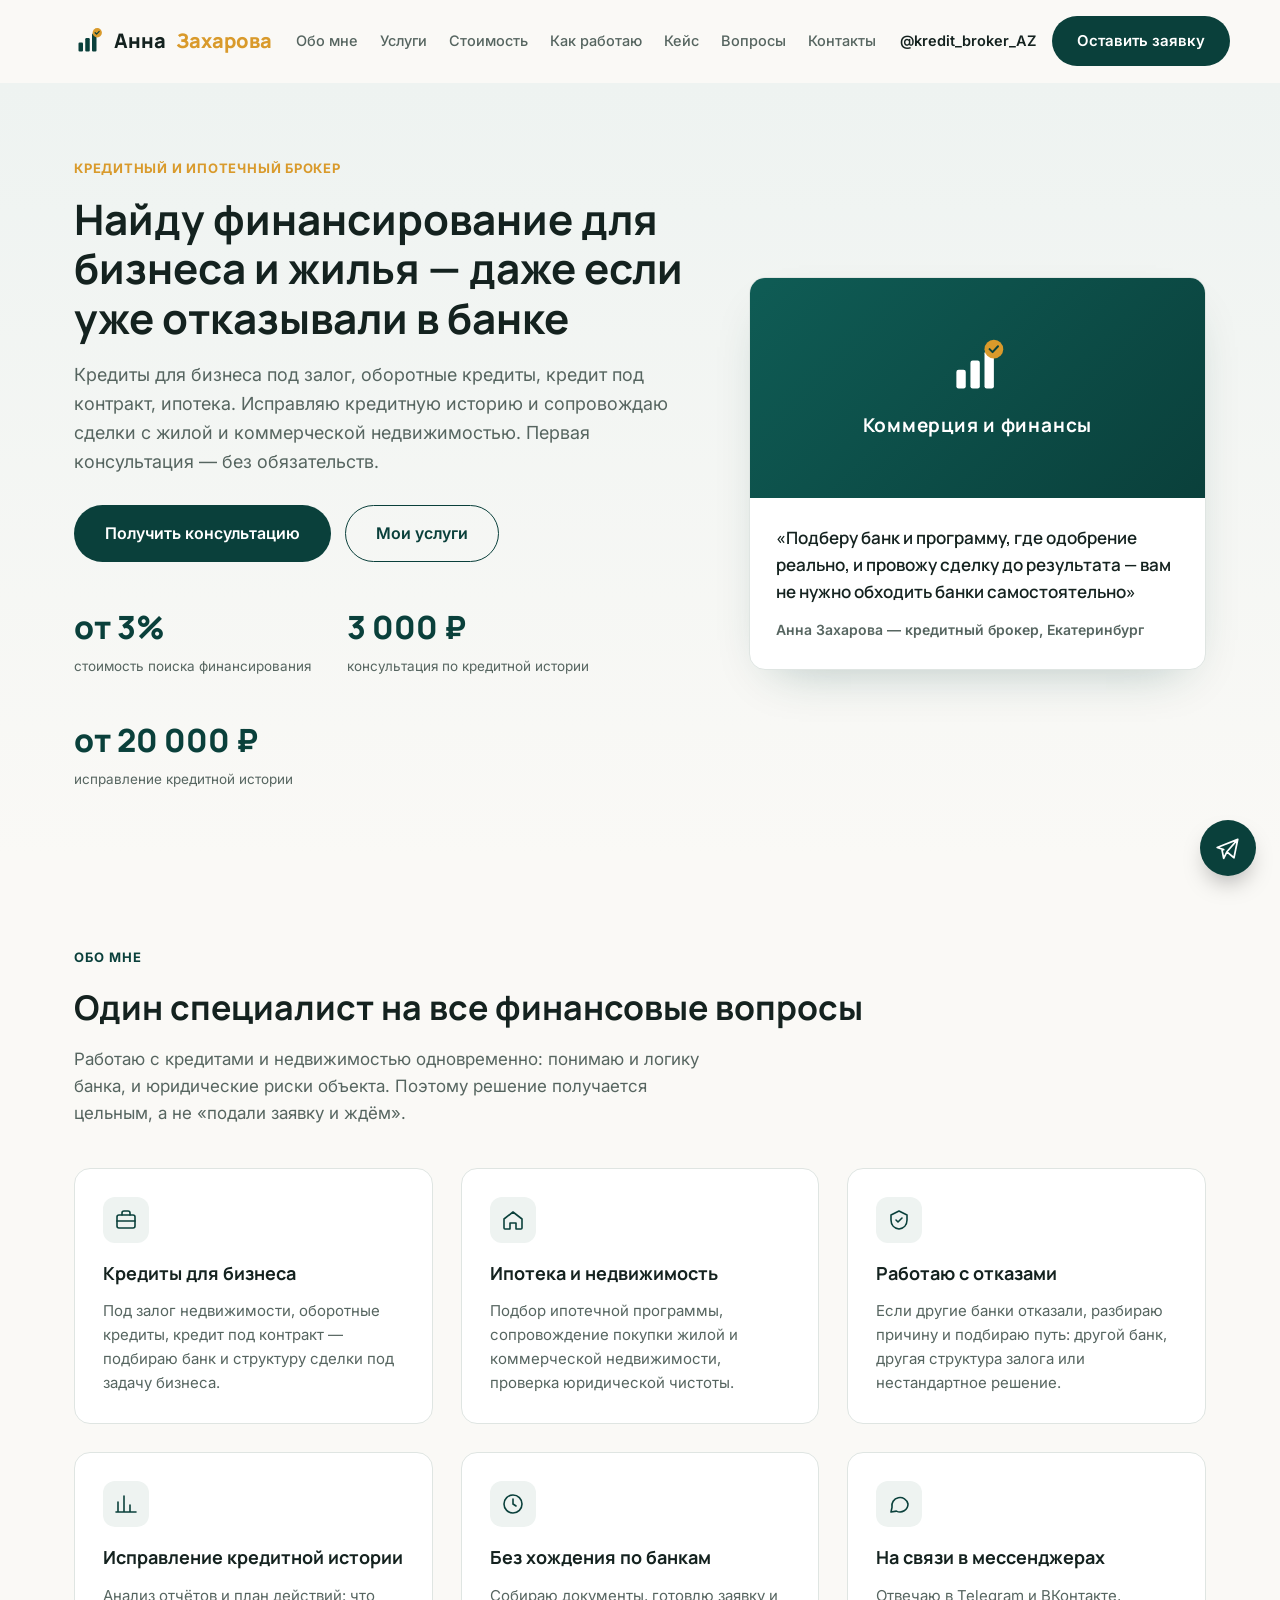
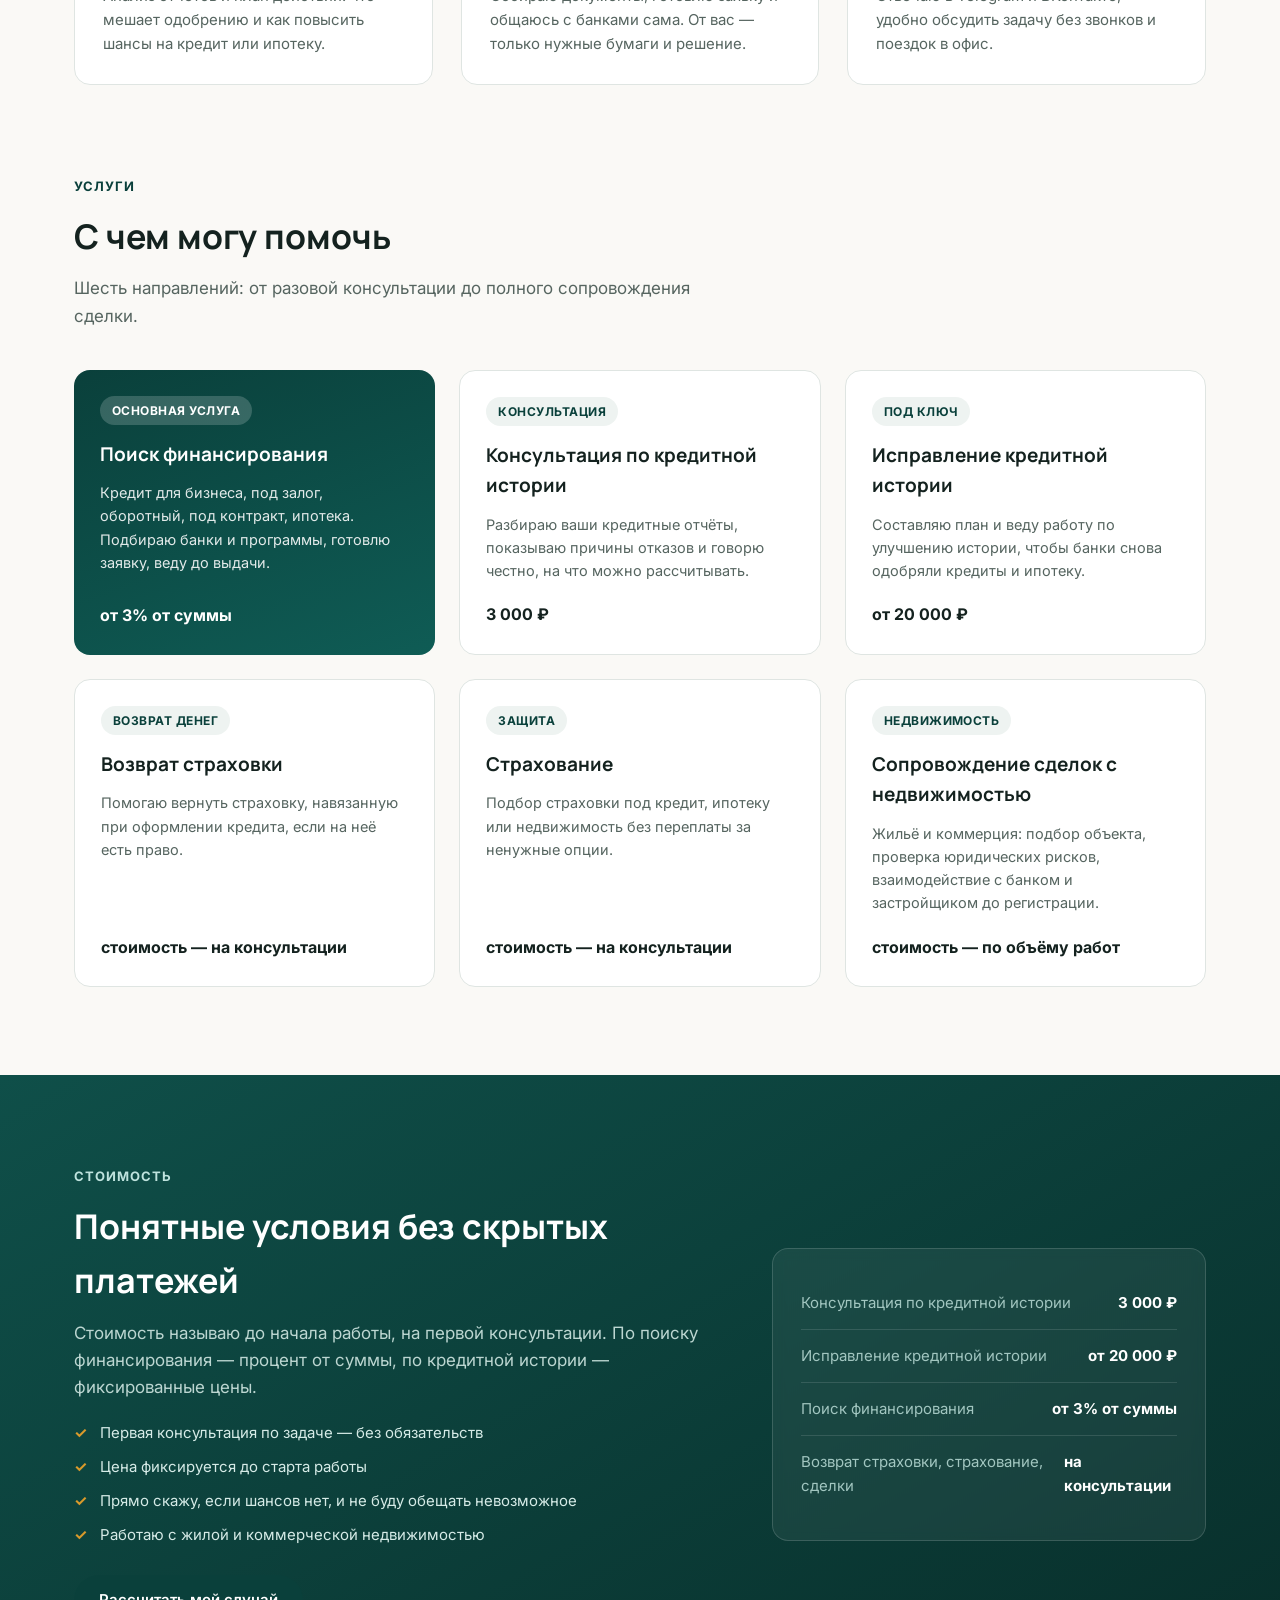
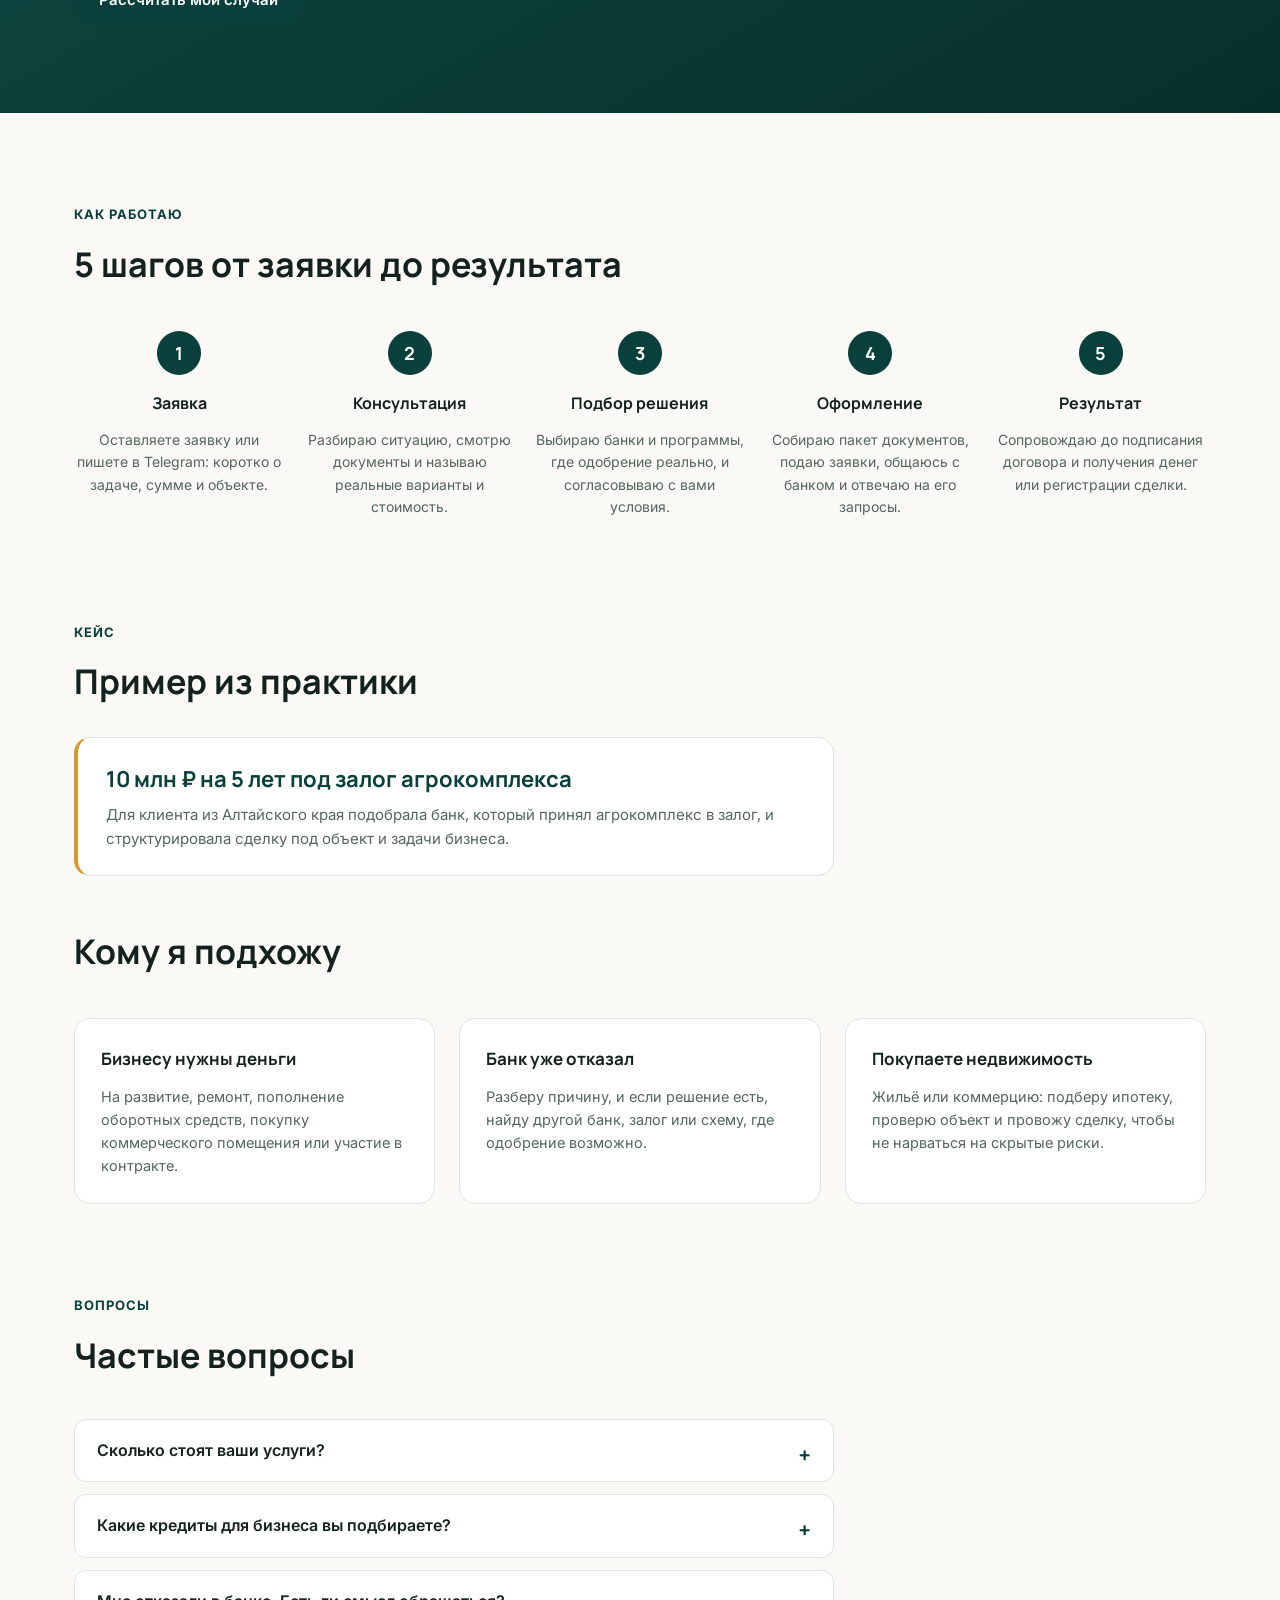
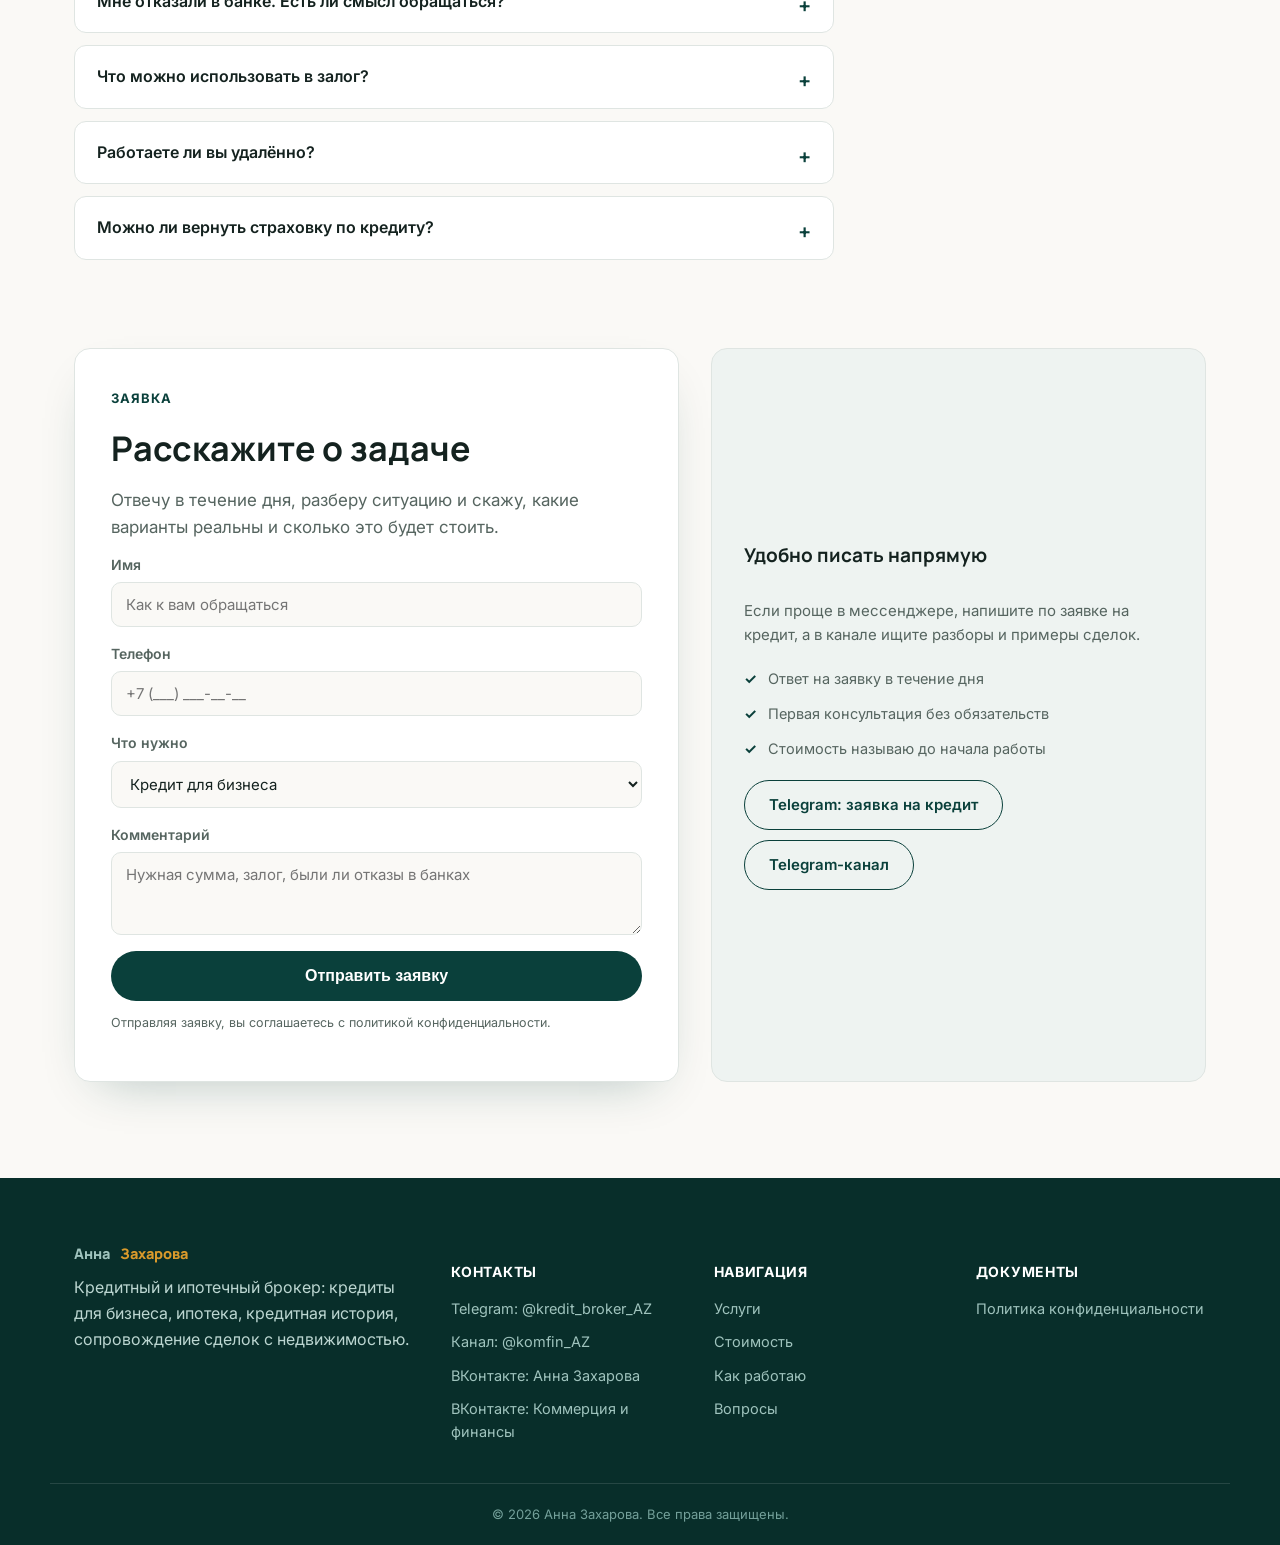
<file: index.html>
<!DOCTYPE html>
<html lang="ru">
<head>
<meta charset="UTF-8">
<meta name="viewport" content="width=device-width, initial-scale=1.0">
<title>Анна Захарова — кредитный брокер: ипотека, кредиты для бизнеса, кредитная история</title>
<meta name="description" content="Анна Захарова — кредитный и ипотечный брокер. Кредиты для бизнеса под залог, оборотные кредиты, кредит под контракт, ипотека, исправление кредитной истории от 20 000 ₽, сопровождение сделок с недвижимостью.">
<link rel="preconnect" href="https://fonts.googleapis.com">
<link rel="preconnect" href="https://fonts.gstatic.com" crossorigin>
<link href="https://fonts.googleapis.com/css2?family=Manrope:wght@600;700;800&family=Inter:wght@400;500;600;700;800&display=swap" rel="stylesheet">
<link rel="stylesheet" href="styles.css">
</head>
<body>

<header class="header" id="header">
  <div class="header__inner container">
    <a href="#" class="logo">
      <svg class="logo__mark" viewBox="0 0 40 40" width="30" height="30" fill="none">
        <rect x="6" y="22" width="6" height="12" rx="1.5" fill="currentColor"/>
        <rect x="15" y="16" width="6" height="18" rx="1.5" fill="currentColor"/>
        <rect x="24" y="10" width="6" height="24" rx="1.5" fill="currentColor"/>
        <circle cx="31" cy="9" r="6.2" fill="#d99a2b"/>
        <path d="M28.2 9l1.9 1.9 3.5-3.8" stroke="#0a403b" stroke-width="1.6" stroke-linecap="round" stroke-linejoin="round"/>
      </svg>
      Анна <span>Захарова</span>
    </a>
    <nav class="nav" id="nav">
      <a href="#about">Обо мне</a>
      <a href="#services">Услуги</a>
      <a href="#price">Стоимость</a>
      <a href="#process">Как работаю</a>
      <a href="#case">Кейс</a>
      <a href="#faq">Вопросы</a>
      <a href="#contacts">Контакты</a>
    </nav>
    <div class="header__actions">
      <a href="https://t.me/kredit_broker_AZ" target="_blank" rel="noopener" class="header__phone">@kredit_broker_AZ</a>
      <a href="#form" class="btn btn--primary">Оставить заявку</a>
      <button class="burger" id="burger" aria-label="Меню"><span></span><span></span><span></span></button>
    </div>
  </div>
</header>

<main>

  <section class="hero">
    <div class="container hero__inner">
      <div class="hero__text">
        <span class="eyebrow">Кредитный и ипотечный брокер</span>
        <h1>Найду финансирование для бизнеса и жилья — даже если уже отказывали в банке</h1>
        <p class="hero__lead">Кредиты для бизнеса под залог, оборотные кредиты, кредит под контракт, ипотека. Исправляю кредитную историю и сопровождаю сделки с жилой и коммерческой недвижимостью. Первая консультация — без обязательств.</p>
        <div class="hero__cta">
          <a href="#form" class="btn btn--primary btn--lg">Получить консультацию</a>
          <a href="#services" class="btn btn--ghost btn--lg">Мои услуги</a>
        </div>
        <div class="hero__stats">
          <div class="stat"><span class="stat__num">от 3%</span><span class="stat__label">стоимость поиска финансирования</span></div>
          <div class="stat"><span class="stat__num">3 000 ₽</span><span class="stat__label">консультация по кредитной истории</span></div>
          <div class="stat"><span class="stat__num">от 20 000 ₽</span><span class="stat__label">исправление кредитной истории</span></div>
        </div>
      </div>
      <div class="hero__card">
        <div class="hero__card-photo" aria-hidden="true">
          <svg class="hero__logo-mark" viewBox="0 0 64 64" fill="none" width="60" height="60">
            <rect x="10" y="36" width="10" height="20" rx="2.4" fill="#fff"/>
            <rect x="25" y="26" width="10" height="30" rx="2.4" fill="#fff"/>
            <rect x="40" y="16" width="10" height="40" rx="2.4" fill="#fff"/>
            <circle cx="50" cy="14" r="10" fill="#d99a2b"/>
            <path d="M45.4 14l3.2 3.2 5.8-6.2" stroke="#0a403b" stroke-width="2.2" stroke-linecap="round" stroke-linejoin="round"/>
          </svg>
          <span class="hero__logo-word">Коммерция и финансы</span>
        </div>
        <div class="hero__card-body">
          <p class="hero__card-quote">«Подберу банк и программу, где одобрение реально, и провожу сделку до результата — вам не нужно обходить банки самостоятельно»</p>
          <span class="hero__card-name">Анна Захарова — кредитный брокер, Екатеринбург</span>
        </div>
      </div>
    </div>
  </section>

  <section class="adv-section" id="about">
    <div class="container">
      <span class="section-tag">Обо мне</span>
      <h2>Один специалист на все финансовые вопросы</h2>
      <p class="section-lead">Работаю с кредитами и недвижимостью одновременно: понимаю и логику банка, и юридические риски объекта. Поэтому решение получается цельным, а не «подали заявку и ждём».</p>
      <div class="adv-grid">
        <div class="adv">
          <div class="adv__icon"><svg viewBox="0 0 24 24" fill="none"><rect x="3" y="7" width="18" height="13" rx="2" stroke="currentColor" stroke-width="1.6"/><path d="M8 7V5a2 2 0 012-2h4a2 2 0 012 2v2M3 13h18" stroke="currentColor" stroke-width="1.6" stroke-linecap="round"/></svg></div>
          <h3>Кредиты для бизнеса</h3>
          <p>Под залог недвижимости, оборотные кредиты, кредит под контракт — подбираю банк и структуру сделки под задачу бизнеса.</p>
        </div>
        <div class="adv">
          <div class="adv__icon"><svg viewBox="0 0 24 24" fill="none"><path d="M3 11l9-7 9 7v9a1 1 0 01-1 1h-5v-6H9v6H4a1 1 0 01-1-1v-9z" stroke="currentColor" stroke-width="1.6" stroke-linejoin="round"/></svg></div>
          <h3>Ипотека и недвижимость</h3>
          <p>Подбор ипотечной программы, сопровождение покупки жилой и коммерческой недвижимости, проверка юридической чистоты.</p>
        </div>
        <div class="adv">
          <div class="adv__icon"><svg viewBox="0 0 24 24" fill="none"><path d="M12 3l8 4v5c0 5-3.4 8.4-8 9-4.6-.6-8-4-8-9V7l8-4z" stroke="currentColor" stroke-width="1.6" stroke-linejoin="round"/><path d="M9 12l2 2 4-4" stroke="currentColor" stroke-width="1.6" stroke-linecap="round" stroke-linejoin="round"/></svg></div>
          <h3>Работаю с отказами</h3>
          <p>Если другие банки отказали, разбираю причину и подбираю путь: другой банк, другая структура залога или нестандартное решение.</p>
        </div>
        <div class="adv">
          <div class="adv__icon"><svg viewBox="0 0 24 24" fill="none"><path d="M4 20V10M10 20V4M16 20v-7M22 20H2" stroke="currentColor" stroke-width="1.6" stroke-linecap="round"/></svg></div>
          <h3>Исправление кредитной истории</h3>
          <p>Анализ отчётов и план действий: что мешает одобрению и как повысить шансы на кредит или ипотеку.</p>
        </div>
        <div class="adv">
          <div class="adv__icon"><svg viewBox="0 0 24 24" fill="none"><circle cx="12" cy="12" r="9" stroke="currentColor" stroke-width="1.6"/><path d="M12 7v5l3 2" stroke="currentColor" stroke-width="1.6" stroke-linecap="round"/></svg></div>
          <h3>Без хождения по банкам</h3>
          <p>Собираю документы, готовлю заявку и общаюсь с банками сама. От вас — только нужные бумаги и решение.</p>
        </div>
        <div class="adv">
          <div class="adv__icon"><svg viewBox="0 0 24 24" fill="none"><path d="M21 12a8 8 0 01-11.6 7.1L4 20l1-4.6A8 8 0 1121 12z" stroke="currentColor" stroke-width="1.6" stroke-linejoin="round"/></svg></div>
          <h3>На связи в мессенджерах</h3>
          <p>Отвечаю в Telegram и ВКонтакте, удобно обсудить задачу без звонков и поездок в офис.</p>
        </div>
      </div>
    </div>
  </section>

  <section class="services" id="services">
    <div class="container">
      <span class="section-tag">Услуги</span>
      <h2>С чем могу помочь</h2>
      <p class="section-lead">Шесть направлений: от разовой консультации до полного сопровождения сделки.</p>
      <div class="services-grid">
        <div class="service service--accent">
          <span class="service__badge">Основная услуга</span>
          <h3>Поиск финансирования</h3>
          <p>Кредит для бизнеса, под залог, оборотный, под контракт, ипотека. Подбираю банки и программы, готовлю заявку, веду до выдачи.</p>
          <span class="service__price">от 3% от суммы</span>
        </div>
        <div class="service">
          <span class="service__badge">Консультация</span>
          <h3>Консультация по кредитной истории</h3>
          <p>Разбираю ваши кредитные отчёты, показываю причины отказов и говорю честно, на что можно рассчитывать.</p>
          <span class="service__price">3 000 ₽</span>
        </div>
        <div class="service">
          <span class="service__badge">Под ключ</span>
          <h3>Исправление кредитной истории</h3>
          <p>Составляю план и веду работу по улучшению истории, чтобы банки снова одобряли кредиты и ипотеку.</p>
          <span class="service__price">от 20 000 ₽</span>
        </div>
        <div class="service">
          <span class="service__badge">Возврат денег</span>
          <h3>Возврат страховки</h3>
          <p>Помогаю вернуть страховку, навязанную при оформлении кредита, если на неё есть право.</p>
          <span class="service__price">стоимость — на консультации</span>
        </div>
        <div class="service">
          <span class="service__badge">Защита</span>
          <h3>Страхование</h3>
          <p>Подбор страховки под кредит, ипотеку или недвижимость без переплаты за ненужные опции.</p>
          <span class="service__price">стоимость — на консультации</span>
        </div>
        <div class="service">
          <span class="service__badge">Недвижимость</span>
          <h3>Сопровождение сделок с недвижимостью</h3>
          <p>Жильё и коммерция: подбор объекта, проверка юридических рисков, взаимодействие с банком и застройщиком до регистрации.</p>
          <span class="service__price">стоимость — по объёму работ</span>
        </div>
      </div>
    </div>
  </section>

  <section class="camp" id="price">
    <div class="container camp__inner">
      <div class="camp__text">
        <span class="section-tag section-tag--light">Стоимость</span>
        <h2>Понятные условия без скрытых платежей</h2>
        <p class="camp__lead">Стоимость называю до начала работы, на первой консультации. По поиску финансирования — процент от суммы, по кредитной истории — фиксированные цены.</p>
        <ul class="camp__list">
          <li>Первая консультация по задаче — без обязательств</li>
          <li>Цена фиксируется до старта работы</li>
          <li>Прямо скажу, если шансов нет, и не буду обещать невозможное</li>
          <li>Работаю с жилой и коммерческой недвижимостью</li>
        </ul>
        <a href="#form" class="btn btn--primary">Рассчитать мой случай</a>
      </div>
      <div class="camp__card">
        <div class="camp__card-row"><span>Консультация по кредитной истории</span><strong>3 000 ₽</strong></div>
        <div class="camp__card-row"><span>Исправление кредитной истории</span><strong>от 20 000 ₽</strong></div>
        <div class="camp__card-row"><span>Поиск финансирования</span><strong>от 3% от суммы</strong></div>
        <div class="camp__card-row"><span>Возврат страховки, страхование, сделки</span><strong>на консультации</strong></div>
      </div>
    </div>
  </section>

  <section class="process" id="process" style="padding-top:88px">
    <div class="container">
      <span class="section-tag">Как работаю</span>
      <h2>5 шагов от заявки до результата</h2>
      <div class="process-grid">
        <div class="step"><span class="step__num">1</span><h3>Заявка</h3><p>Оставляете заявку или пишете в Telegram: коротко о задаче, сумме и объекте.</p></div>
        <div class="step"><span class="step__num">2</span><h3>Консультация</h3><p>Разбираю ситуацию, смотрю документы и называю реальные варианты и стоимость.</p></div>
        <div class="step"><span class="step__num">3</span><h3>Подбор решения</h3><p>Выбираю банки и программы, где одобрение реально, и согласовываю с вами условия.</p></div>
        <div class="step"><span class="step__num">4</span><h3>Оформление</h3><p>Собираю пакет документов, подаю заявки, общаюсь с банком и отвечаю на его запросы.</p></div>
        <div class="step"><span class="step__num">5</span><h3>Результат</h3><p>Сопровождаю до подписания договора и получения денег или регистрации сделки.</p></div>
      </div>
    </div>
  </section>

  <section class="reviews" id="case">
    <div class="container">
      <span class="section-tag">Кейс</span>
      <h2>Пример из практики</h2>
      <div class="case">
        <strong>10 млн ₽ на 5 лет под залог агрокомплекса</strong>
        <p>Для клиента из Алтайского края подобрала банк, который принял агрокомплекс в залог, и структурировала сделку под объект и задачи бизнеса.</p>
      </div>
      <h2 style="margin-top:48px">Кому я подхожу</h2>
      <div class="reviews-grid">
        <div class="review">
          <h3>Бизнесу нужны деньги</h3>
          <p>На развитие, ремонт, пополнение оборотных средств, покупку коммерческого помещения или участие в контракте.</p>
        </div>
        <div class="review">
          <h3>Банк уже отказал</h3>
          <p>Разберу причину, и если решение есть, найду другой банк, залог или схему, где одобрение возможно.</p>
        </div>
        <div class="review">
          <h3>Покупаете недвижимость</h3>
          <p>Жильё или коммерцию: подберу ипотеку, проверю объект и провожу сделку, чтобы не нарваться на скрытые риски.</p>
        </div>
      </div>
    </div>
  </section>

  <section class="faq" id="faq">
    <div class="container">
      <span class="section-tag">Вопросы</span>
      <h2>Частые вопросы</h2>
      <div class="faq__list">
        <details class="faq__item">
          <summary>Сколько стоят ваши услуги?</summary>
          <p>Консультация по кредитной истории стоит 3 000 ₽, её исправление начинается от 20 000 ₽, поиск финансирования от 3% от суммы. По остальным услугам стоимость называю на консультации, до начала работы.</p>
        </details>
        <details class="faq__item">
          <summary>Какие кредиты для бизнеса вы подбираете?</summary>
          <p>Кредиты под залог недвижимости, оборотные кредиты, кредит под контракт и другие продукты для бизнеса. Подбираю под вашу задачу и состояние компании.</p>
        </details>
        <details class="faq__item">
          <summary>Мне отказали в банке. Есть ли смысл обращаться?</summary>
          <p>Да. Отказ не всегда окончательный: причина может быть в кредитной истории, залоге или подаче заявки. Разберу ситуацию и скажу честно, какие варианты есть.</p>
        </details>
        <details class="faq__item">
          <summary>Что можно использовать в залог?</summary>
          <p>Жилую и коммерческую недвижимость, а в нестандартных случаях и другое имущество. Конкретный перечень зависит от банка и суммы, уточняю на консультации.</p>
        </details>
        <details class="faq__item">
          <summary>Работаете ли вы удалённо?</summary>
          <p>Да, консультации и подготовка заявок проходят онлайн в Telegram, ВКонтакте или по звонку. Сделки с недвижимостью сопровождаю в Екатеринбурге.</p>
        </details>
        <details class="faq__item">
          <summary>Можно ли вернуть страховку по кредиту?</summary>
          <p>Во многих случаях да, если она была навязана или вы вовремя обратились. Оценю шансы на консультации и скажу, что для этого нужно.</p>
        </details>
      </div>
    </div>
  </section>

  <section class="form-section" id="form">
    <div class="container form-section__inner">
      <div class="form-card">
        <span class="section-tag">Заявка</span>
        <h2>Расскажите о задаче</h2>
        <p class="section-lead">Отвечу в течение дня, разберу ситуацию и скажу, какие варианты реальны и сколько это будет стоить.</p>
        <form id="leadForm" class="form">
          <input type="text" name="_gotcha" style="display:none" tabindex="-1" autocomplete="off">
          <label>Имя
            <input type="text" name="name" placeholder="Как к вам обращаться" required>
          </label>
          <label>Телефон
            <input type="tel" name="phone" placeholder="+7 (___) ___-__-__" required>
          </label>
          <label>Что нужно
            <select name="service">
              <option>Кредит для бизнеса</option>
              <option>Ипотека</option>
              <option>Исправление кредитной истории</option>
              <option>Возврат страховки</option>
              <option>Сопровождение сделки с недвижимостью</option>
              <option>Другое / нужна консультация</option>
            </select>
          </label>
          <label>Комментарий
            <textarea name="comment" placeholder="Нужная сумма, залог, были ли отказы в банках" rows="3"></textarea>
          </label>
          <button type="submit" class="btn btn--primary btn--lg">Отправить заявку</button>
          <p class="form-note">Отправляя заявку, вы соглашаетесь с <a href="privacy.html">политикой конфиденциальности</a>.</p>
        </form>
      </div>
      <div class="info-card">
        <h3>Удобно писать напрямую</h3>
        <p>Если проще в мессенджере, напишите по заявке на кредит, а в канале ищите разборы и примеры сделок.</p>
        <ul class="info-card__list">
          <li>Ответ на заявку в течение дня</li>
          <li>Первая консультация без обязательств</li>
          <li>Стоимость называю до начала работы</li>
        </ul>
        <div class="social">
          <a href="https://t.me/kredit_broker_AZ" target="_blank" rel="noopener" class="btn btn--ghost">Telegram: заявка на кредит</a>
          <a href="https://t.me/komfin_AZ" target="_blank" rel="noopener" class="btn btn--ghost">Telegram-канал</a>
        </div>
      </div>
    </div>
  </section>

</main>

<footer class="footer" id="contacts">
  <div class="container footer__inner">
    <div class="footer__col">
      <a href="#" class="logo logo--footer">Анна <span>Захарова</span></a>
      <p>Кредитный и ипотечный брокер: кредиты для бизнеса, ипотека, кредитная история, сопровождение сделок с недвижимостью.</p>
    </div>
    <div class="footer__col">
      <h4>Контакты</h4>
      <a href="https://t.me/kredit_broker_AZ" target="_blank" rel="noopener">Telegram: @kredit_broker_AZ</a>
      <a href="https://t.me/komfin_AZ" target="_blank" rel="noopener">Канал: @komfin_AZ</a>
      <a href="https://vk.ru/annazbroker" target="_blank" rel="noopener">ВКонтакте: Анна Захарова</a>
      <a href="https://vk.ru/komfin_az" target="_blank" rel="noopener">ВКонтакте: Коммерция и финансы</a>
    </div>
    <div class="footer__col">
      <h4>Навигация</h4>
      <a href="#services">Услуги</a>
      <a href="#price">Стоимость</a>
      <a href="#process">Как работаю</a>
      <a href="#faq">Вопросы</a>
    </div>
    <div class="footer__col">
      <h4>Документы</h4>
      <a href="privacy.html">Политика конфиденциальности</a>
    </div>
  </div>
  <div class="footer__bottom container">
    <span>&copy; <span id="year"></span> Анна Захарова. Все права защищены.</span>
  </div>
</footer>

<a href="https://t.me/kredit_broker_AZ" target="_blank" rel="noopener" class="fab" aria-label="Написать в Telegram">
  <svg viewBox="0 0 24 24" fill="none"><path d="M21 4L2 11.5l6 2m13-9.5l-3.5 17L11 15.5m10-11.5L11 15.5m0 0l-3 6-1.5-7.5" stroke="currentColor" stroke-width="1.6" stroke-linecap="round" stroke-linejoin="round"/></svg>
</a>

<script src="script.js"></script>
</body>
</html>
</file>
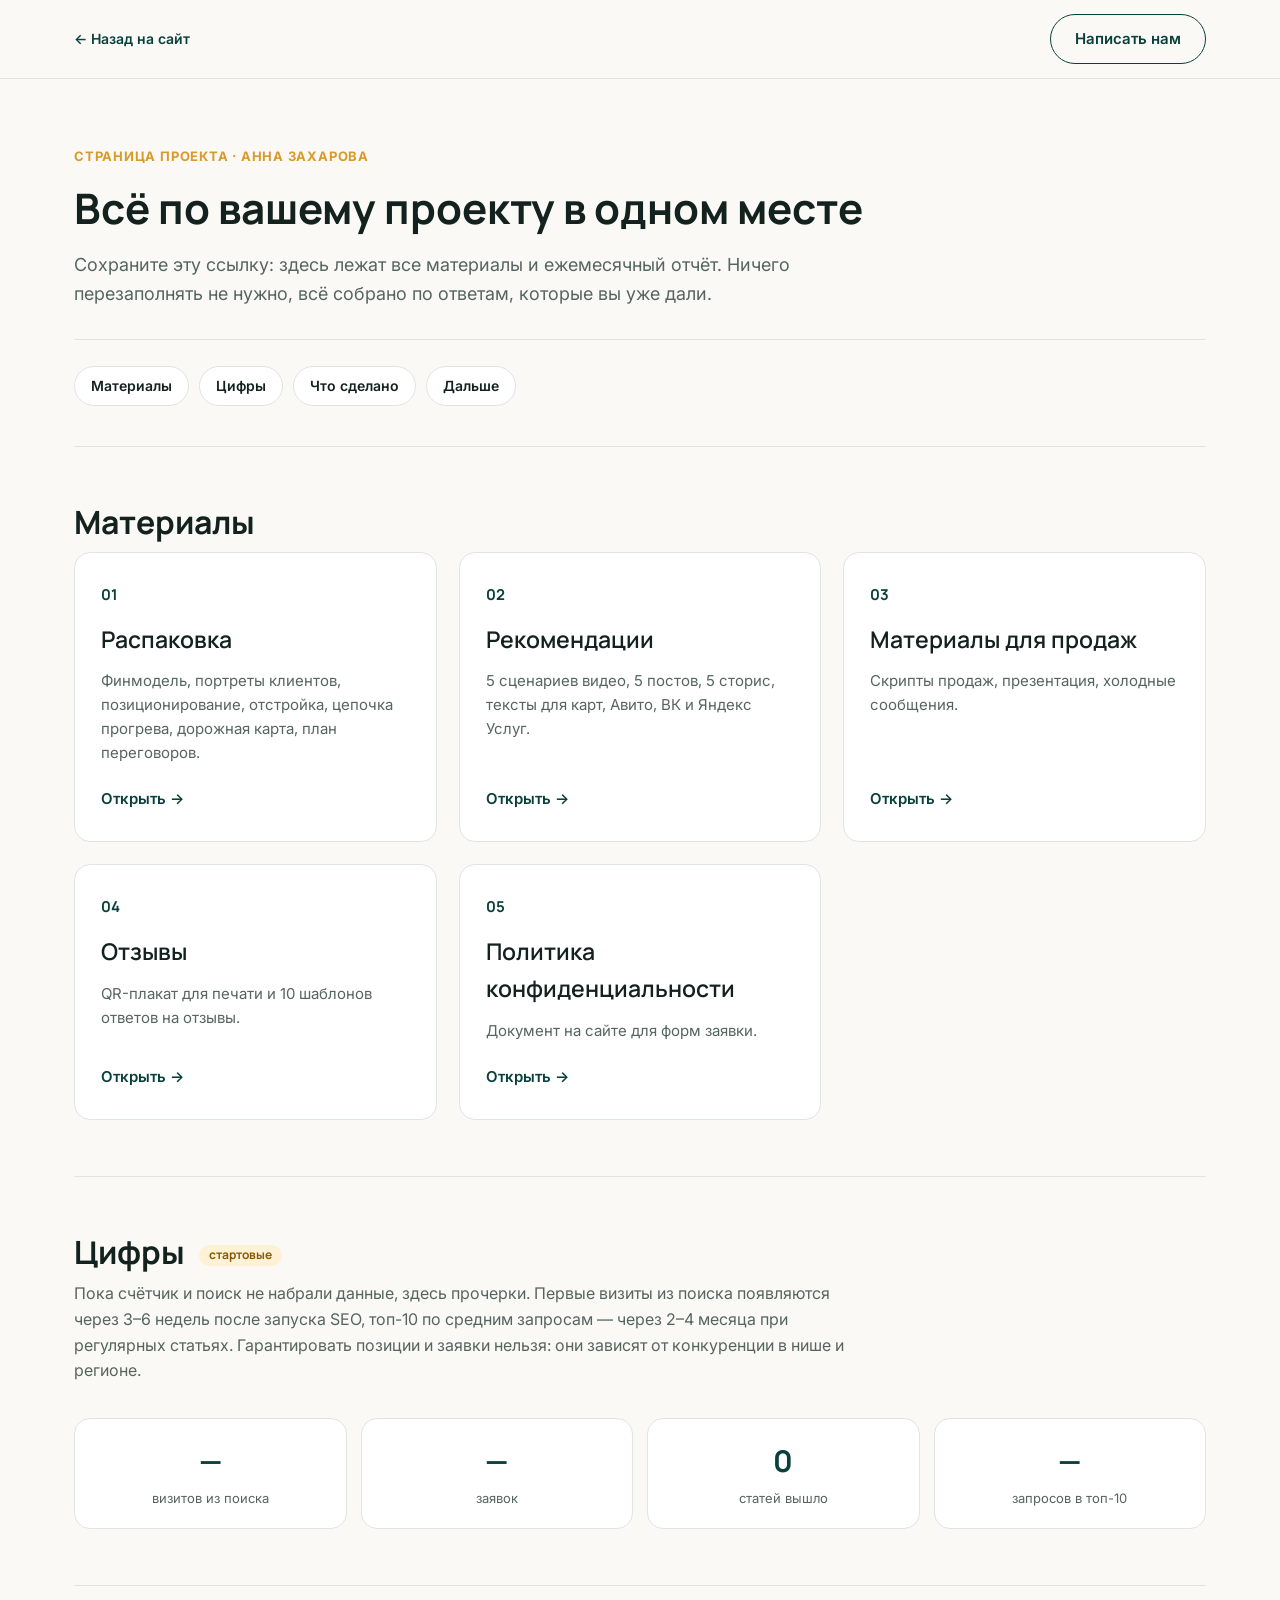
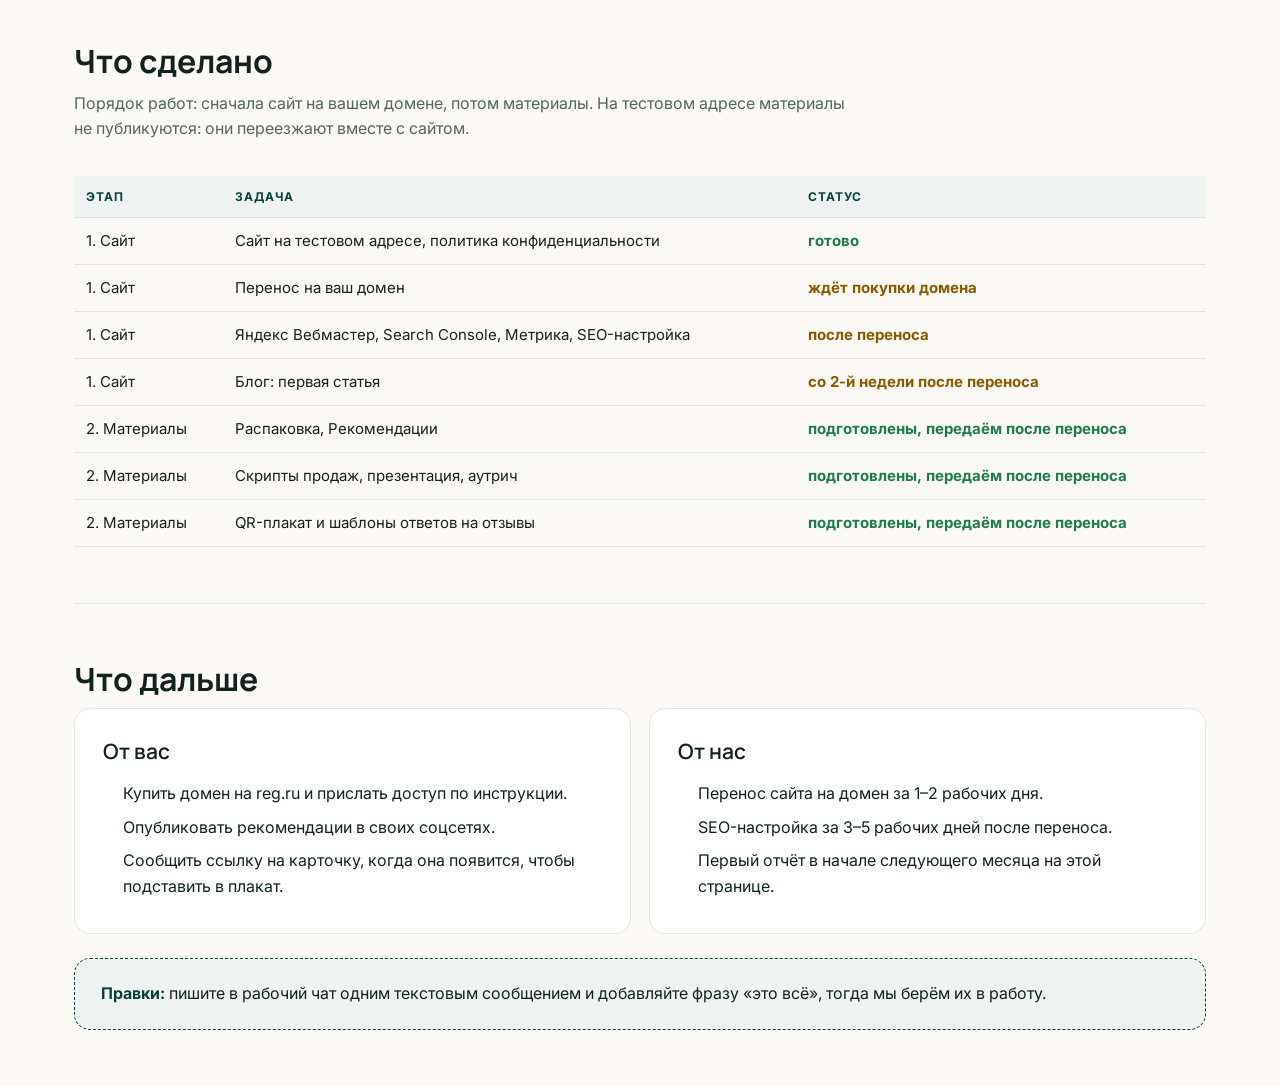
<file: report/index.html>
<!DOCTYPE html>
<html lang="ru">
<head>
<meta charset="UTF-8">
<meta name="viewport" content="width=device-width, initial-scale=1.0">
<title>Страница проекта — Анна Захарова</title>
<meta name="description" content="Все материалы проекта в одном месте: сайт, Распаковка, Рекомендации, материалы для продаж, отзывы и ежемесячный отчёт.">
<meta name="robots" content="noindex">
<link rel="preconnect" href="https://fonts.googleapis.com">
<link rel="preconnect" href="https://fonts.gstatic.com" crossorigin>
<link href="https://fonts.googleapis.com/css2?family=Manrope:wght@600;700;800&family=Inter:wght@400;500;600;700;800&display=swap" rel="stylesheet">
<link rel="stylesheet" href="../styles.css">
<link rel="stylesheet" href="../materials.css?v=3">
<style>
  .kpi { display: grid; grid-template-columns: repeat(4, 1fr); gap: 14px; margin-top: 8px; }
  .kpi div { background: var(--clr-surface); border: 1px solid var(--clr-border); border-radius: var(--radius); padding: 18px 14px; text-align: center; }
  .kpi b { display: block; font-family: var(--font-head); font-size: 30px; color: var(--clr-accent-dark); }
  .kpi span { font-size: 13px; color: var(--clr-ink-soft); }
  .done { color: #1f7a4d; font-weight: 700; }
  .wait { color: #8a5a00; font-weight: 700; }
  @media (max-width: 860px) { .kpi { grid-template-columns: repeat(2, 1fr); } }
</style>
</head>
<body>

<div class="doc-bar">
  <div class="doc-bar__inner">
    <a href="../index.html" class="doc-bar__back">← <span>Назад на сайт</span></a>
    <div class="doc-bar__actions">
      <a href="https://t.me/kredit_broker_AZ" class="btn btn--ghost">Написать нам</a>
    </div>
  </div>
</div>

<div class="container">

  <section class="doc-hero">
    <p class="eyebrow">Страница проекта · Анна Захарова</p>
    <h1>Всё по вашему проекту в одном месте</h1>
    <p class="doc-hero__lead">Сохраните эту ссылку: здесь лежат все материалы и ежемесячный отчёт. Ничего перезаполнять не нужно, всё собрано по ответам, которые вы уже дали.</p>
    <nav class="toc">
      <a href="#links">Материалы</a>
      <a href="#stats">Цифры</a>
      <a href="#done">Что сделано</a>
      <a href="#next">Дальше</a>
    </nav>
  </section>

  <section class="doc-section" id="links">
    <h2>Материалы</h2>
    <div class="hub-grid">
      <div class="hub-card"><span class="hub-card__num">01</span><p class="hub-card__title">Распаковка</p><p class="hub-card__lead">Финмодель, портреты клиентов, позиционирование, отстройка, цепочка прогрева, дорожная карта, план переговоров.</p><a class="hub-card__link" href="../raspakovka.html">Открыть →</a></div>
      <div class="hub-card"><span class="hub-card__num">02</span><p class="hub-card__title">Рекомендации</p><p class="hub-card__lead">5 сценариев видео, 5 постов, 5 сторис, тексты для карт, Авито, ВК и Яндекс Услуг.</p><a class="hub-card__link" href="../recommendations.html">Открыть →</a></div>
      <div class="hub-card"><span class="hub-card__num">03</span><p class="hub-card__title">Материалы для продаж</p><p class="hub-card__lead">Скрипты продаж, презентация, холодные сообщения.</p><a class="hub-card__link" href="../materials.html">Открыть →</a></div>
      <div class="hub-card"><span class="hub-card__num">04</span><p class="hub-card__title">Отзывы</p><p class="hub-card__lead">QR-плакат для печати и 10 шаблонов ответов на отзывы.</p><a class="hub-card__link" href="../reviews.html">Открыть →</a></div>
      <div class="hub-card"><span class="hub-card__num">05</span><p class="hub-card__title">Политика конфиденциальности</p><p class="hub-card__lead">Документ на сайте для форм заявки.</p><a class="hub-card__link" href="../privacy.html">Открыть →</a></div>
    </div>
  </section>

  <section class="doc-section" id="stats">
    <h2>Цифры <span class="draft">стартовые</span></h2>
    <p class="doc-section__lead">Пока счётчик и поиск не набрали данные, здесь прочерки. Первые визиты из поиска появляются через 3–6 недель после запуска SEO, топ-10 по средним запросам — через 2–4 месяца при регулярных статьях. Гарантировать позиции и заявки нельзя: они зависят от конкуренции в нише и регионе.</p>
    <div class="kpi">
      <div><b>—</b><span>визитов из поиска</span></div>
      <div><b>—</b><span>заявок</span></div>
      <div><b>0</b><span>статей вышло</span></div>
      <div><b>—</b><span>запросов в топ-10</span></div>
    </div>
  </section>

  <section class="doc-section" id="done">
    <h2>Что сделано</h2>
    <p class="doc-section__lead">Порядок работ: сначала сайт на вашем домене, потом материалы. На тестовом адресе материалы не публикуются: они переезжают вместе с сайтом.</p>
    <table class="tbl">
      <tr><th>Этап</th><th>Задача</th><th>Статус</th></tr>
      <tr><td>1. Сайт</td><td>Сайт на тестовом адресе, политика конфиденциальности</td><td class="done">готово</td></tr>
      <tr><td>1. Сайт</td><td>Перенос на ваш домен</td><td class="wait">ждёт покупки домена</td></tr>
      <tr><td>1. Сайт</td><td>Яндекс Вебмастер, Search Console, Метрика, SEO-настройка</td><td class="wait">после переноса</td></tr>
      <tr><td>1. Сайт</td><td>Блог: первая статья</td><td class="wait">со 2-й недели после переноса</td></tr>
      <tr><td>2. Материалы</td><td>Распаковка, Рекомендации</td><td class="done">подготовлены, передаём после переноса</td></tr>
      <tr><td>2. Материалы</td><td>Скрипты продаж, презентация, аутрич</td><td class="done">подготовлены, передаём после переноса</td></tr>
      <tr><td>2. Материалы</td><td>QR-плакат и шаблоны ответов на отзывы</td><td class="done">подготовлены, передаём после переноса</td></tr>
    </table>
  </section>

  <section class="doc-section" id="next">
    <h2>Что дальше</h2>
    <div class="grid-2">
      <div class="card"><p class="card__title">От вас</p><ul class="ul"><li>Купить домен на reg.ru и прислать доступ по инструкции.</li><li>Опубликовать рекомендации в своих соцсетях.</li><li>Сообщить ссылку на карточку, когда она появится, чтобы подставить в плакат.</li></ul></div>
      <div class="card"><p class="card__title">От нас</p><ul class="ul"><li>Перенос сайта на домен за 1–2 рабочих дня.</li><li>SEO-настройка за 3–5 рабочих дней после переноса.</li><li>Первый отчёт в начале следующего месяца на этой странице.</li></ul></div>
    </div>
    <div class="tip"><strong>Правки:</strong> пишите в рабочий чат одним текстовым сообщением и добавляйте фразу «это всё», тогда мы берём их в работу.</div>
  </section>

</div>

<script>document.querySelectorAll(".tbl").forEach(function(t){var h=[].map.call(t.querySelectorAll("th"),function(x){return x.textContent});if(!h.length)return;t.querySelectorAll("tr").forEach(function(r){[].forEach.call(r.children,function(c,i){if(c.tagName==="TD")c.setAttribute("data-label",h[i]||"")})})});</script>
</body>
</html>
</file>
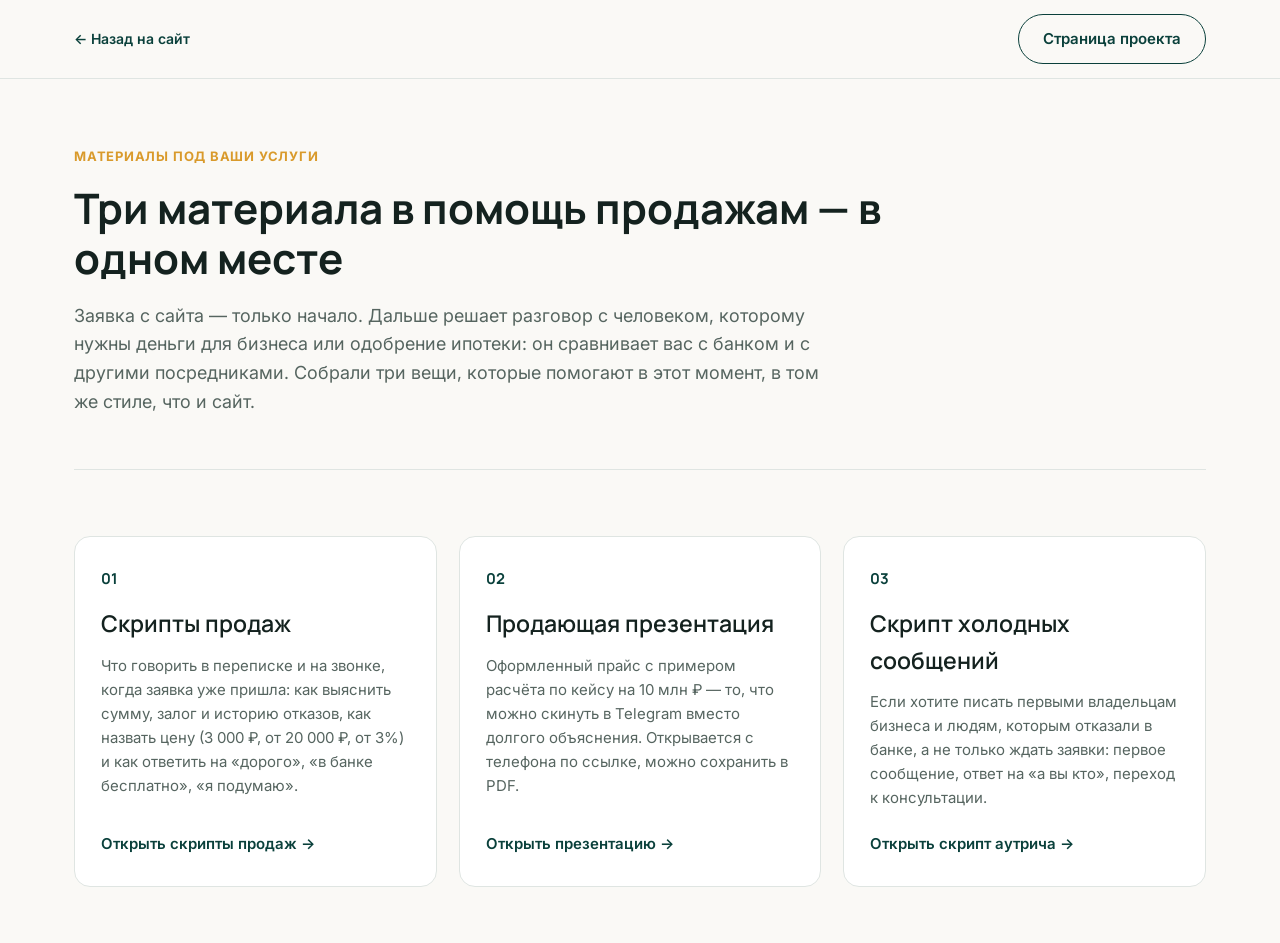
<file: materials.html>
<!DOCTYPE html>
<html lang="ru">
<head>
<meta charset="UTF-8">
<meta name="viewport" content="width=device-width, initial-scale=1.0">
<title>Материалы для продаж — Анна Захарова</title>
<meta name="description" content="Скрипты продаж, продающая презентация и скрипт холодных сообщений под услуги кредитного брокера — три материала в одном месте.">
<meta name="robots" content="noindex">
<link rel="preconnect" href="https://fonts.googleapis.com">
<link rel="preconnect" href="https://fonts.gstatic.com" crossorigin>
<link href="https://fonts.googleapis.com/css2?family=Manrope:wght@600;700;800&family=Inter:wght@400;500;600;700;800&display=swap" rel="stylesheet">
<link rel="stylesheet" href="styles.css">
<link rel="stylesheet" href="materials.css?v=3">
</head>
<body>

<div class="doc-bar">
  <div class="doc-bar__inner">
    <a href="index.html" class="doc-bar__back">← <span>Назад на сайт</span></a>
    <div class="doc-bar__actions">
      <a href="report/" class="btn btn--ghost">Страница проекта</a>
    </div>
  </div>
</div>

<div class="container">

  <section class="doc-hero">
    <p class="eyebrow">Материалы под ваши услуги</p>
    <h1>Три материала в помощь продажам — в одном месте</h1>
    <p class="doc-hero__lead">Заявка с сайта — только начало. Дальше решает разговор с человеком, которому нужны деньги для бизнеса или одобрение ипотеки: он сравнивает вас с банком и с другими посредниками. Собрали три вещи, которые помогают в этот момент, в том же стиле, что и сайт.</p>
  </section>

  <section class="doc-section">
    <div class="hub-grid">

      <div class="hub-card">
        <span class="hub-card__num">01</span>
        <p class="hub-card__title">Скрипты продаж</p>
        <p class="hub-card__lead">Что говорить в переписке и на звонке, когда заявка уже пришла: как выяснить сумму, залог и историю отказов, как назвать цену (3 000 ₽, от 20 000 ₽, от 3%) и как ответить на «дорого», «в банке бесплатно», «я подумаю».</p>
        <a href="scripts.html" class="hub-card__link">Открыть скрипты продаж →</a>
      </div>

      <div class="hub-card">
        <span class="hub-card__num">02</span>
        <p class="hub-card__title">Продающая презентация</p>
        <p class="hub-card__lead">Оформленный прайс с примером расчёта по кейсу на 10 млн ₽ — то, что можно скинуть в Telegram вместо долгого объяснения. Открывается с телефона по ссылке, можно сохранить в PDF.</p>
        <a href="presentation.html" class="hub-card__link">Открыть презентацию →</a>
      </div>

      <div class="hub-card">
        <span class="hub-card__num">03</span>
        <p class="hub-card__title">Скрипт холодных сообщений</p>
        <p class="hub-card__lead">Если хотите писать первыми владельцам бизнеса и людям, которым отказали в банке, а не только ждать заявки: первое сообщение, ответ на «а вы кто», переход к консультации.</p>
        <a href="outreach.html" class="hub-card__link">Открыть скрипт аутрича →</a>
      </div>

    </div>
  </section>

</div>

</body>
</html>
</file>
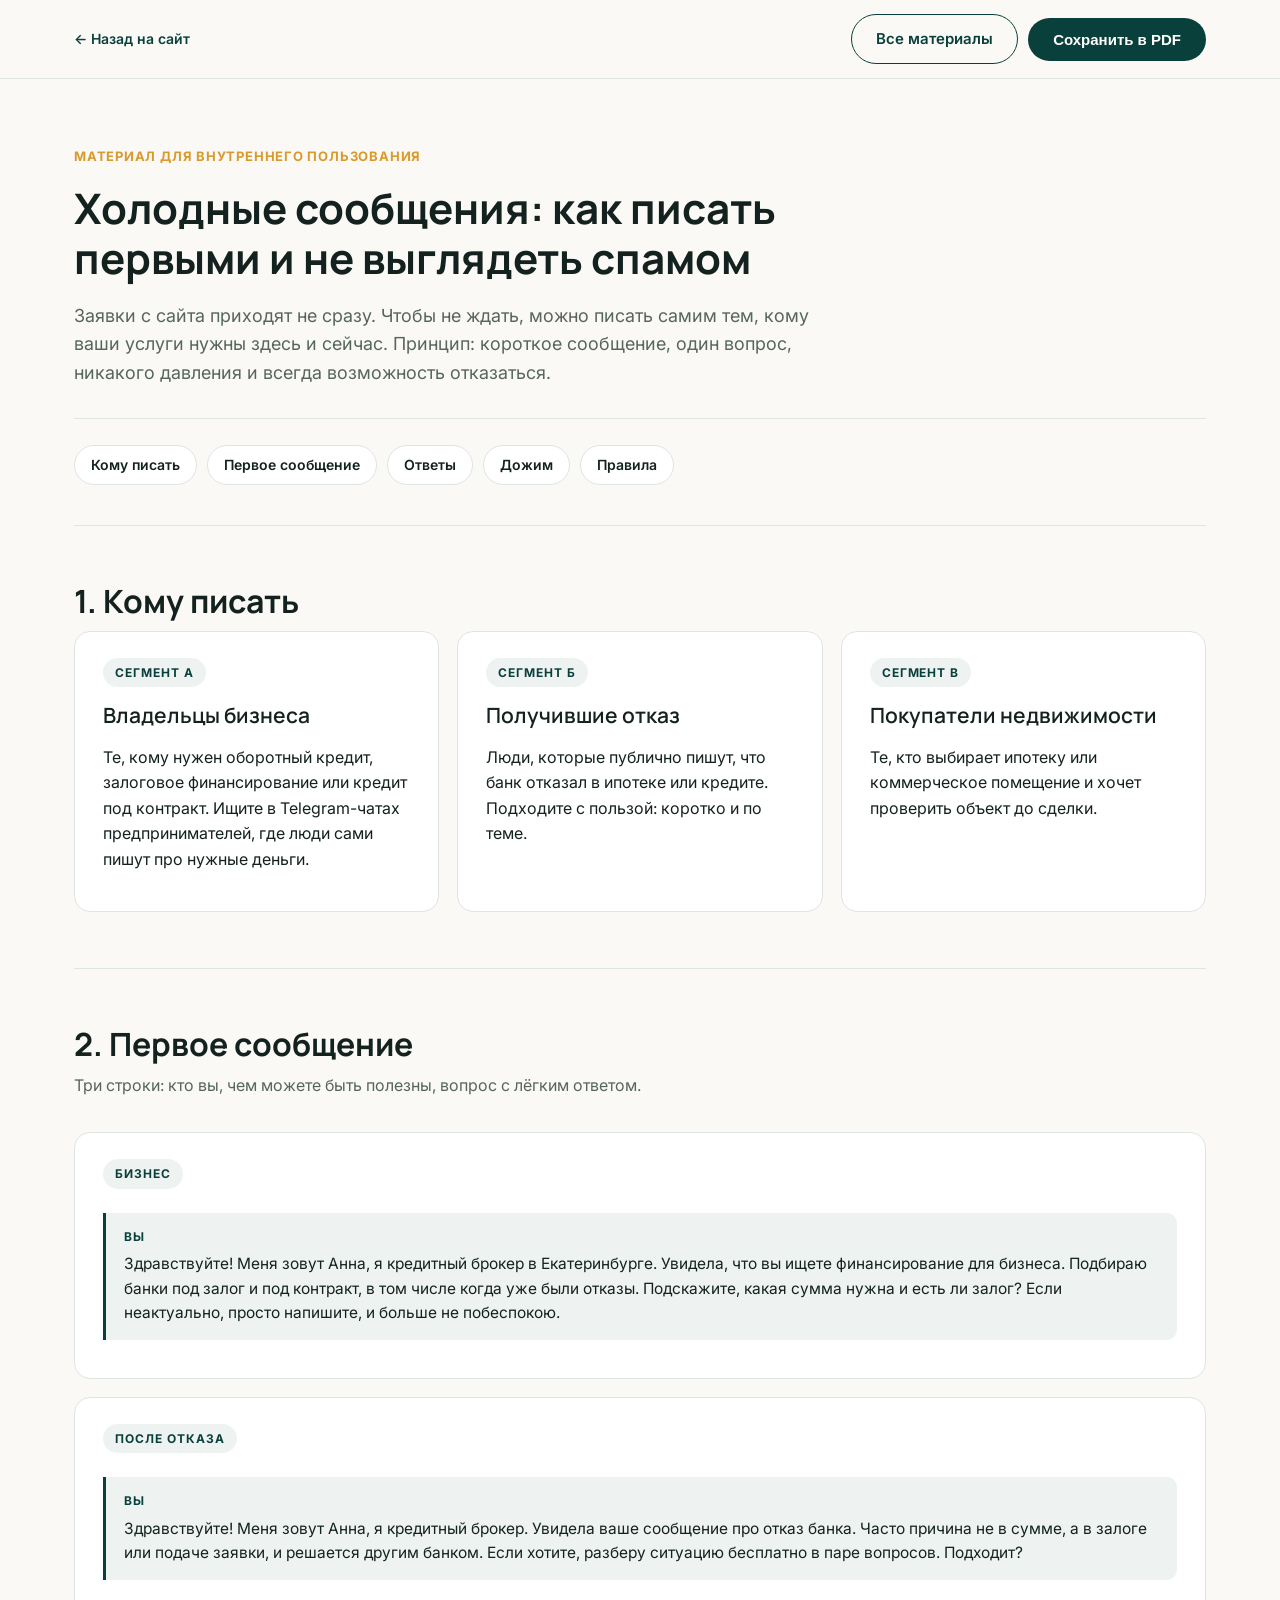
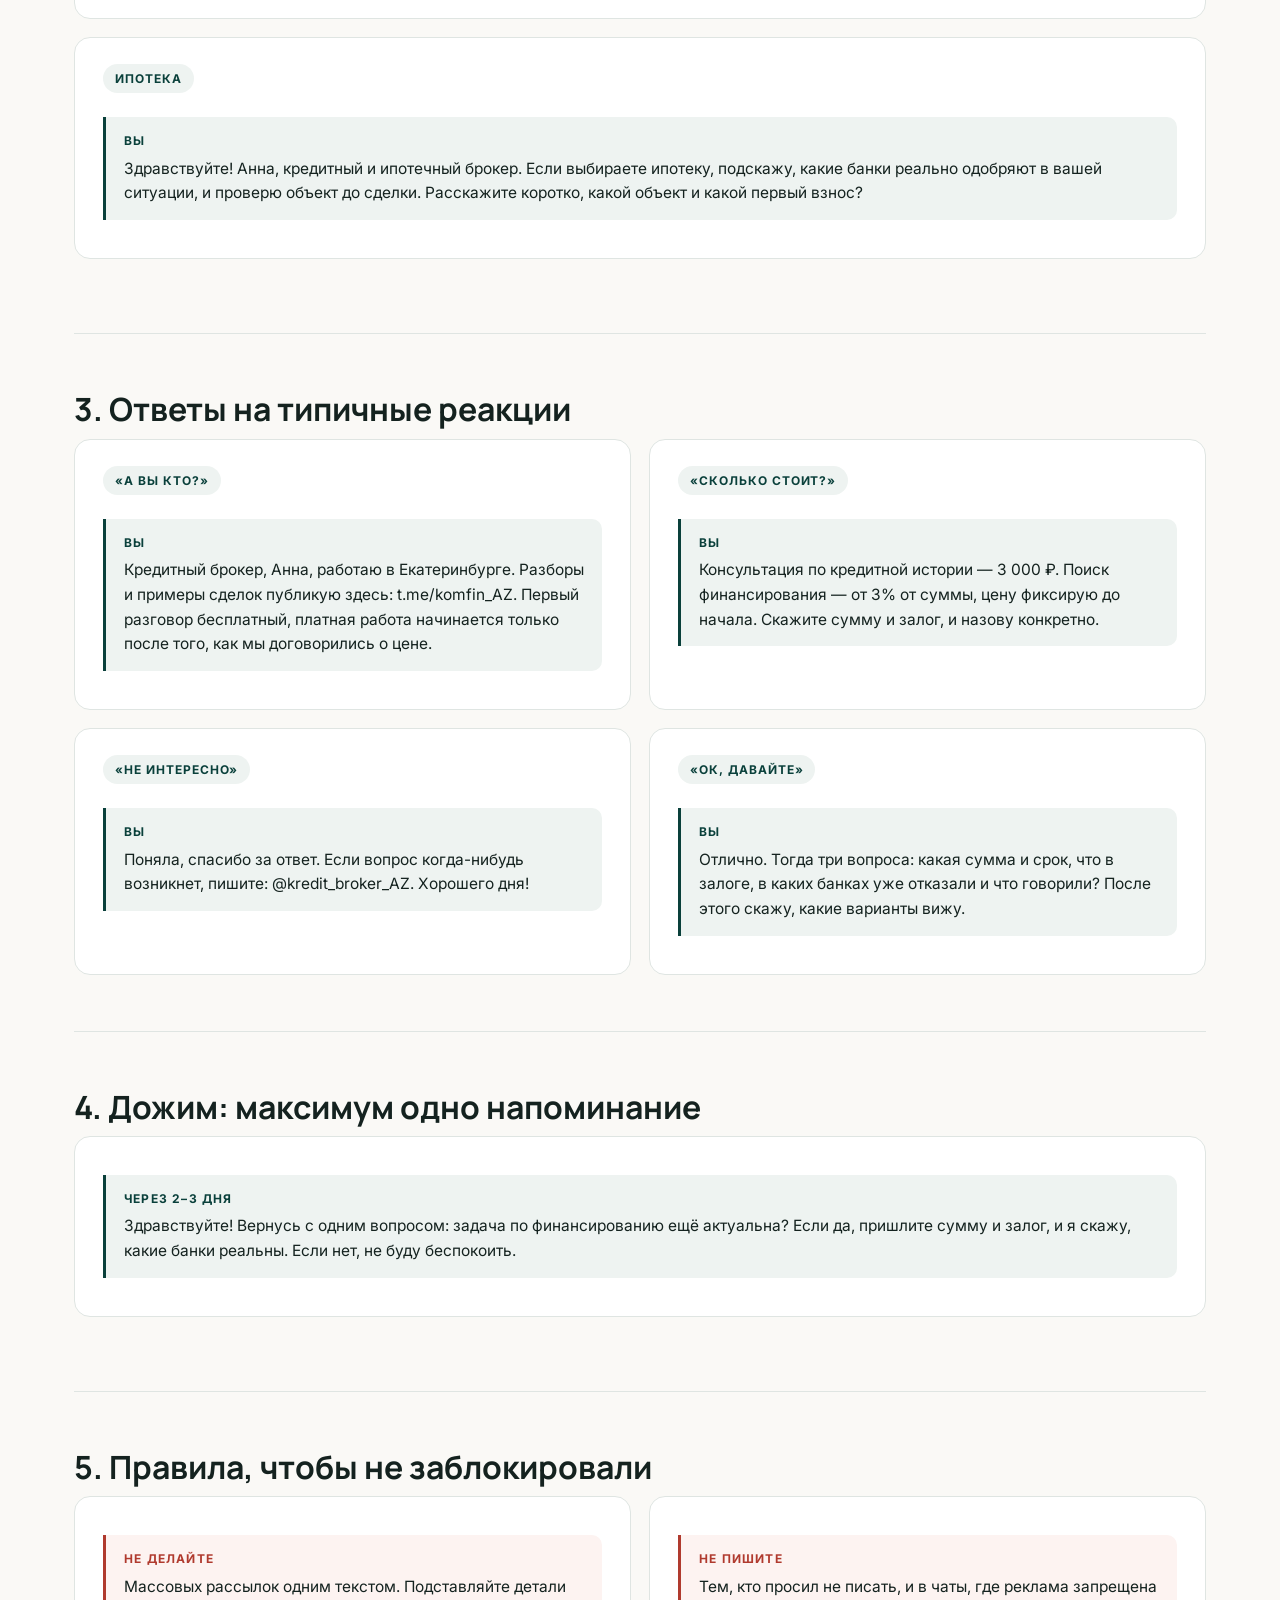
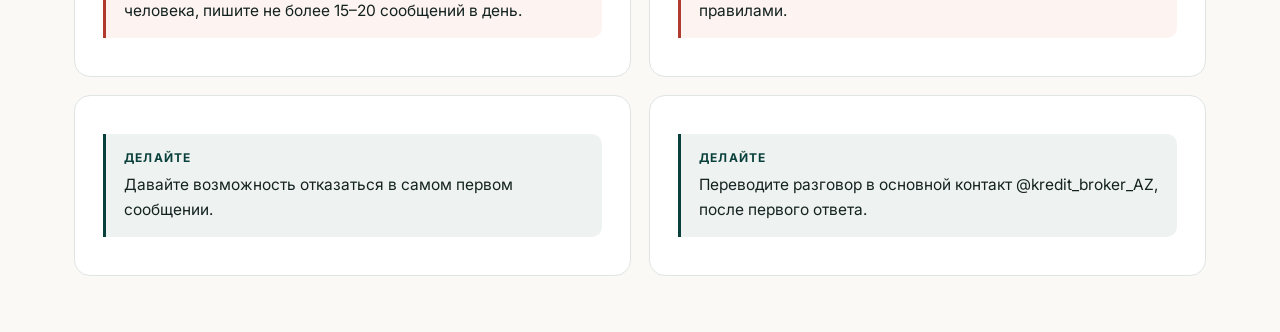
<file: outreach.html>
<!DOCTYPE html>
<html lang="ru">
<head>
<meta charset="UTF-8">
<meta name="viewport" content="width=device-width, initial-scale=1.0">
<title>Холодные сообщения — Анна Захарова</title>
<meta name="description" content="Скрипт первых сообщений владельцам бизнеса и людям после отказа в банке: первое касание, ответ на «а вы кто», переход к консультации.">
<meta name="robots" content="noindex">
<link rel="preconnect" href="https://fonts.googleapis.com">
<link rel="preconnect" href="https://fonts.gstatic.com" crossorigin>
<link href="https://fonts.googleapis.com/css2?family=Manrope:wght@600;700;800&family=Inter:wght@400;500;600;700;800&display=swap" rel="stylesheet">
<link rel="stylesheet" href="styles.css">
<link rel="stylesheet" href="materials.css?v=3">
</head>
<body>

<div class="doc-bar">
  <div class="doc-bar__inner">
    <a href="index.html" class="doc-bar__back">← <span>Назад на сайт</span></a>
    <div class="doc-bar__actions">
      <a href="materials.html" class="btn btn--ghost">Все материалы</a>
      <button class="btn btn--primary" onclick="window.print()">Сохранить в PDF</button>
    </div>
  </div>
</div>

<div class="container">

  <section class="doc-hero">
    <p class="eyebrow">Материал для внутреннего пользования</p>
    <h1>Холодные сообщения: как писать первыми и не выглядеть спамом</h1>
    <p class="doc-hero__lead">Заявки с сайта приходят не сразу. Чтобы не ждать, можно писать самим тем, кому ваши услуги нужны здесь и сейчас. Принцип: короткое сообщение, один вопрос, никакого давления и всегда возможность отказаться.</p>
    <nav class="toc">
      <a href="#who">Кому писать</a>
      <a href="#first">Первое сообщение</a>
      <a href="#reply">Ответы</a>
      <a href="#follow">Дожим</a>
      <a href="#rules">Правила</a>
    </nav>
  </section>

  <section class="doc-section" id="who">
    <h2>1. Кому писать</h2>
    <div class="grid-3">
      <div class="card">
        <span class="tag">Сегмент А</span>
        <p class="card__title">Владельцы бизнеса</p>
        <p>Те, кому нужен оборотный кредит, залоговое финансирование или кредит под контракт. Ищите в Telegram-чатах предпринимателей, где люди сами пишут про нужные деньги.</p>
      </div>
      <div class="card">
        <span class="tag">Сегмент Б</span>
        <p class="card__title">Получившие отказ</p>
        <p>Люди, которые публично пишут, что банк отказал в ипотеке или кредите. Подходите с пользой: коротко и по теме.</p>
      </div>
      <div class="card">
        <span class="tag">Сегмент В</span>
        <p class="card__title">Покупатели недвижимости</p>
        <p>Те, кто выбирает ипотеку или коммерческое помещение и хочет проверить объект до сделки.</p>
      </div>
    </div>
  </section>

  <section class="doc-section" id="first">
    <h2>2. Первое сообщение</h2>
    <p class="doc-section__lead">Три строки: кто вы, чем можете быть полезны, вопрос с лёгким ответом.</p>

    <div class="card">
      <span class="tag">Бизнес</span>
      <div class="say"><span class="say__who">Вы</span>Здравствуйте! Меня зовут Анна, я кредитный брокер в Екатеринбурге. Увидела, что вы ищете финансирование для бизнеса. Подбираю банки под залог и под контракт, в том числе когда уже были отказы. Подскажите, какая сумма нужна и есть ли залог? Если неактуально, просто напишите, и больше не побеспокою.</div>
    </div>
    <div class="card">
      <span class="tag">После отказа</span>
      <div class="say"><span class="say__who">Вы</span>Здравствуйте! Меня зовут Анна, я кредитный брокер. Увидела ваше сообщение про отказ банка. Часто причина не в сумме, а в залоге или подаче заявки, и решается другим банком. Если хотите, разберу ситуацию бесплатно в паре вопросов. Подходит?</div>
    </div>
    <div class="card">
      <span class="tag">Ипотека</span>
      <div class="say"><span class="say__who">Вы</span>Здравствуйте! Анна, кредитный и ипотечный брокер. Если выбираете ипотеку, подскажу, какие банки реально одобряют в вашей ситуации, и проверю объект до сделки. Расскажите коротко, какой объект и какой первый взнос?</div>
    </div>
  </section>

  <section class="doc-section" id="reply">
    <h2>3. Ответы на типичные реакции</h2>
    <div class="grid-2">
      <div class="card">
        <span class="tag">«А вы кто?»</span>
        <div class="say"><span class="say__who">Вы</span>Кредитный брокер, Анна, работаю в Екатеринбурге. Разборы и примеры сделок публикую здесь: t.me/komfin_AZ. Первый разговор бесплатный, платная работа начинается только после того, как мы договорились о цене.</div>
      </div>
      <div class="card">
        <span class="tag">«Сколько стоит?»</span>
        <div class="say"><span class="say__who">Вы</span>Консультация по кредитной истории — 3 000 ₽. Поиск финансирования — от 3% от суммы, цену фиксирую до начала. Скажите сумму и залог, и назову конкретно.</div>
      </div>
      <div class="card">
        <span class="tag">«Не интересно»</span>
        <div class="say"><span class="say__who">Вы</span>Поняла, спасибо за ответ. Если вопрос когда-нибудь возникнет, пишите: @kredit_broker_AZ. Хорошего дня!</div>
      </div>
      <div class="card">
        <span class="tag">«Ок, давайте»</span>
        <div class="say"><span class="say__who">Вы</span>Отлично. Тогда три вопроса: какая сумма и срок, что в залоге, в каких банках уже отказали и что говорили? После этого скажу, какие варианты вижу.</div>
      </div>
    </div>
  </section>

  <section class="doc-section" id="follow">
    <h2>4. Дожим: максимум одно напоминание</h2>
    <div class="card">
      <div class="say"><span class="say__who">Через 2–3 дня</span>Здравствуйте! Вернусь с одним вопросом: задача по финансированию ещё актуальна? Если да, пришлите сумму и залог, и я скажу, какие банки реальны. Если нет, не буду беспокоить.</div>
    </div>
  </section>

  <section class="doc-section" id="rules">
    <h2>5. Правила, чтобы не заблокировали</h2>
    <div class="grid-2">
      <div class="card"><div class="say say--stop"><span class="say__who">Не делайте</span>Массовых рассылок одним текстом. Подставляйте детали человека, пишите не более 15–20 сообщений в день.</div></div>
      <div class="card"><div class="say say--stop"><span class="say__who">Не пишите</span>Тем, кто просил не писать, и в чаты, где реклама запрещена правилами.</div></div>
      <div class="card"><div class="say"><span class="say__who">Делайте</span>Давайте возможность отказаться в самом первом сообщении.</div></div>
      <div class="card"><div class="say"><span class="say__who">Делайте</span>Переводите разговор в основной контакт @kredit_broker_AZ, после первого ответа.</div></div>
    </div>
  </section>

</div>

</body>
</html>
</file>
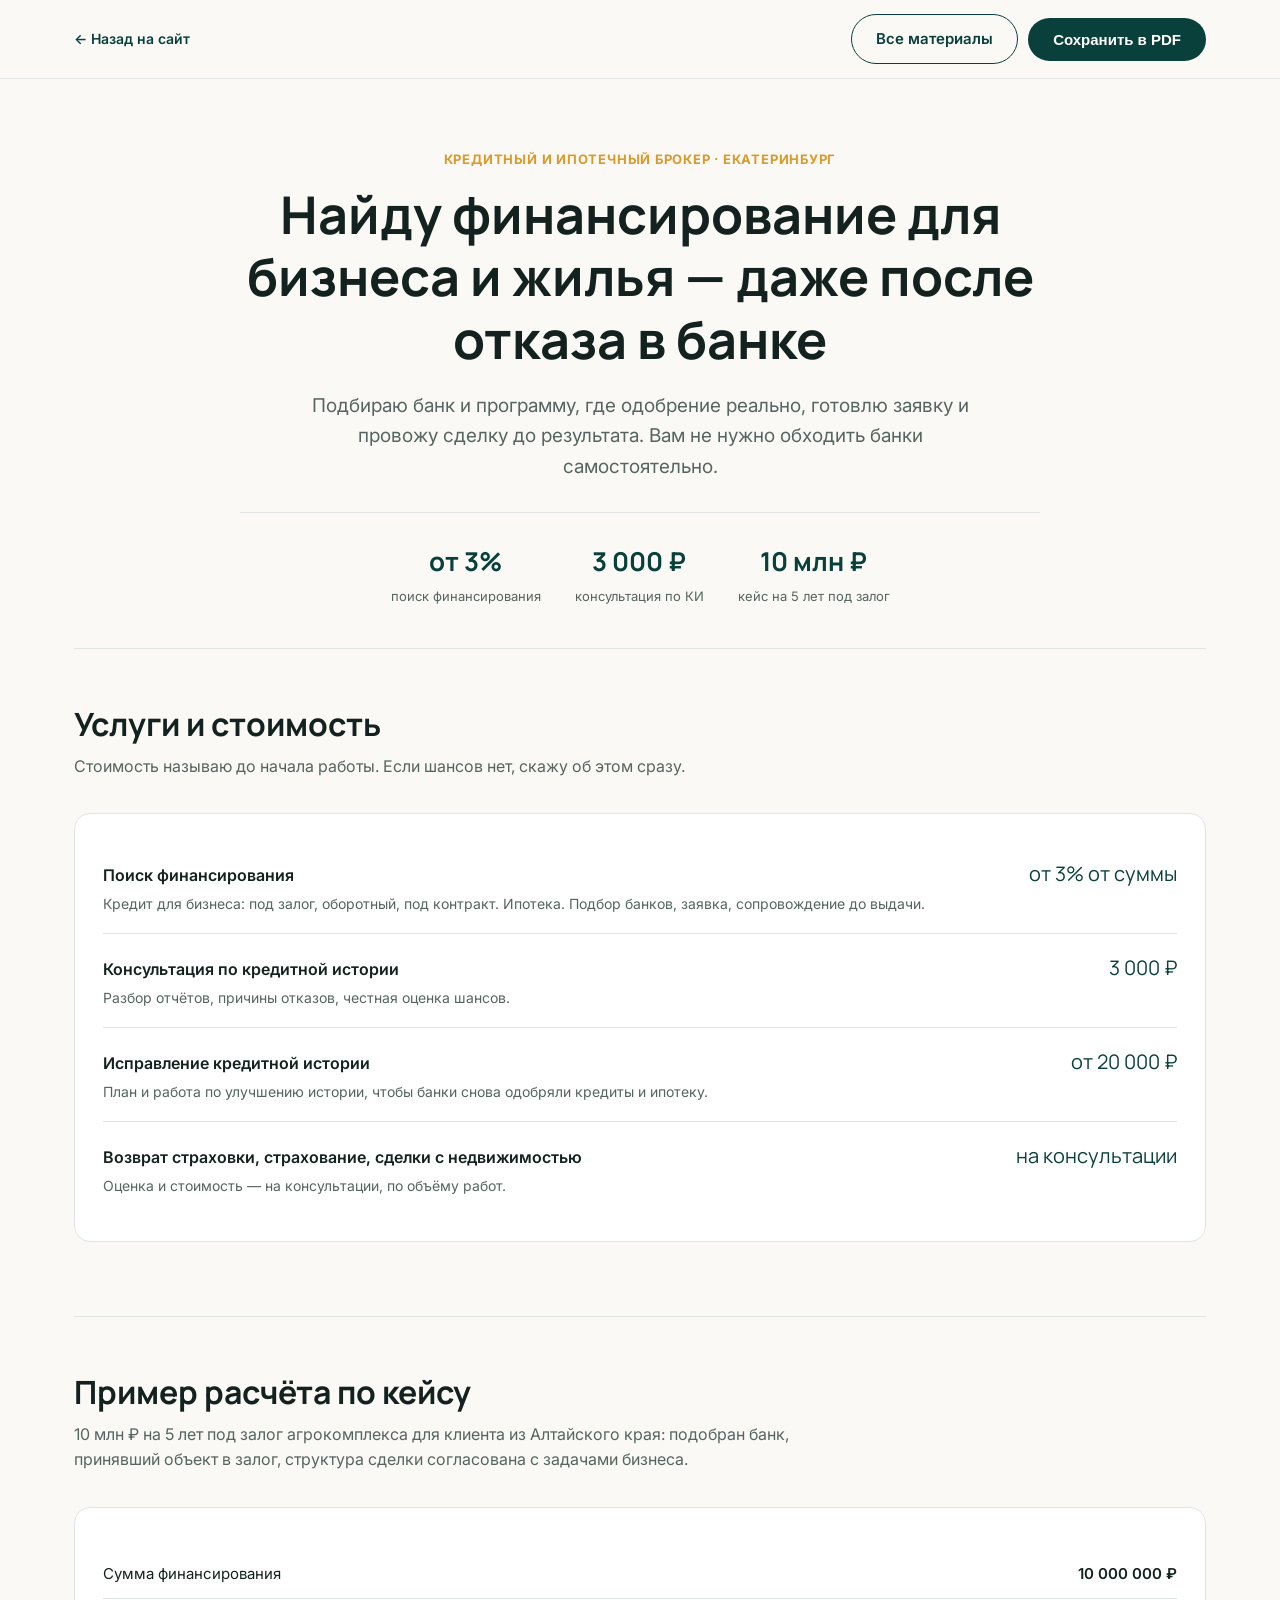
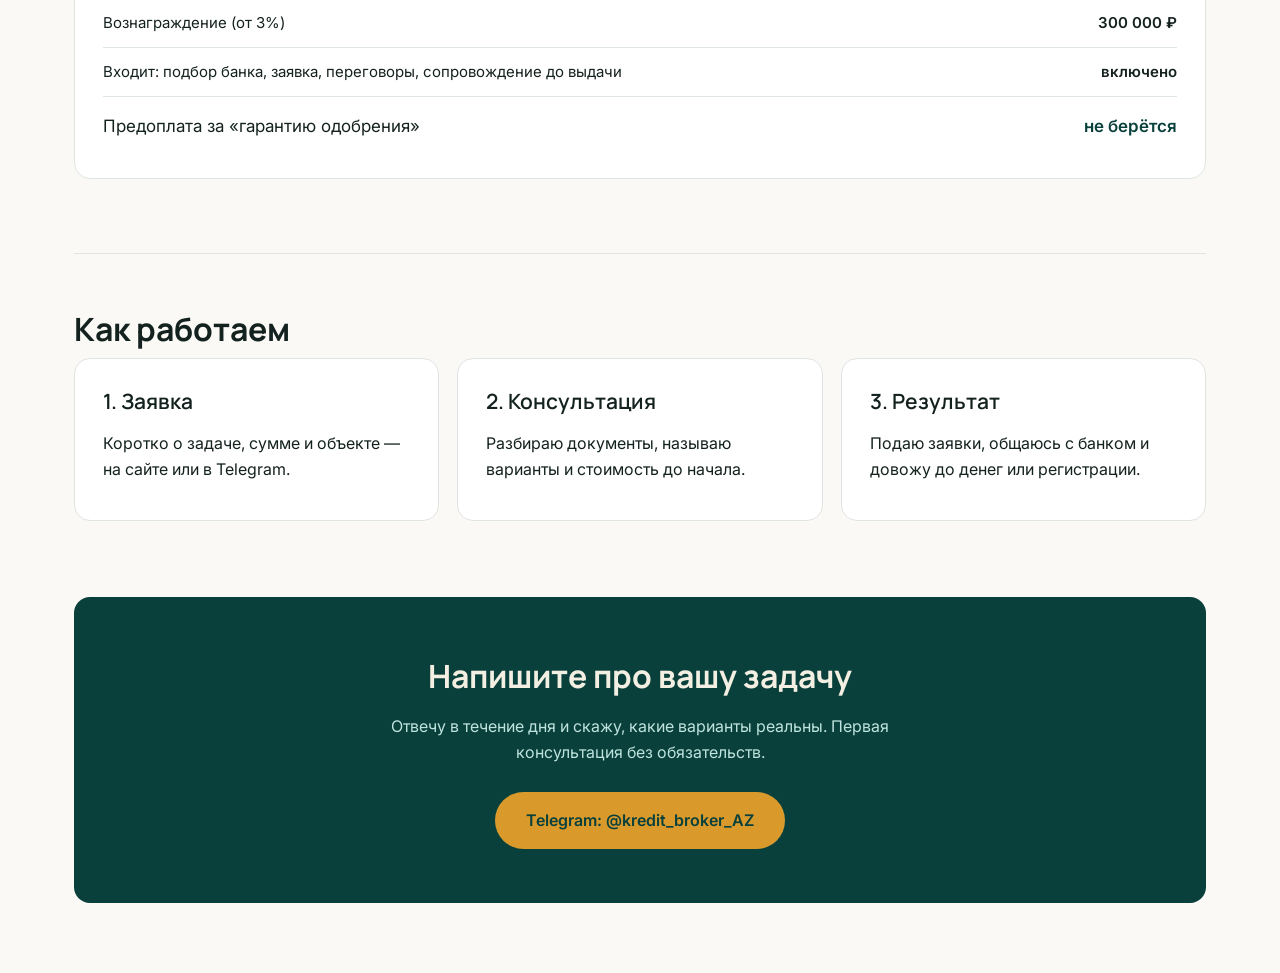
<file: presentation.html>
<!DOCTYPE html>
<html lang="ru">
<head>
<meta charset="UTF-8">
<meta name="viewport" content="width=device-width, initial-scale=1.0">
<title>Презентация услуг — Анна Захарова</title>
<meta name="description" content="Услуги и стоимость кредитного брокера Анны Захаровой: поиск финансирования, кредитная история, ипотека, сопровождение сделок.">
<meta name="robots" content="noindex">
<link rel="preconnect" href="https://fonts.googleapis.com">
<link rel="preconnect" href="https://fonts.gstatic.com" crossorigin>
<link href="https://fonts.googleapis.com/css2?family=Manrope:wght@600;700;800&family=Inter:wght@400;500;600;700;800&display=swap" rel="stylesheet">
<link rel="stylesheet" href="styles.css">
<link rel="stylesheet" href="materials.css?v=3">
</head>
<body>

<div class="doc-bar">
  <div class="doc-bar__inner">
    <a href="index.html" class="doc-bar__back">← <span>Назад на сайт</span></a>
    <div class="doc-bar__actions">
      <a href="materials.html" class="btn btn--ghost">Все материалы</a>
      <button class="btn btn--primary" onclick="window.print()">Сохранить в PDF</button>
    </div>
  </div>
</div>

<div class="container">

  <section class="pitch">
    <p class="eyebrow eyebrow--center">Кредитный и ипотечный брокер · Екатеринбург</p>
    <h1>Найду финансирование для бизнеса и жилья — даже после отказа в банке</h1>
    <p class="pitch__lead">Подбираю банк и программу, где одобрение реально, готовлю заявку и провожу сделку до результата. Вам не нужно обходить банки самостоятельно.</p>
    <div class="pitch__meta">
      <div><b>от 3%</b><span>поиск финансирования</span></div>
      <div><b>3 000 ₽</b><span>консультация по КИ</span></div>
      <div><b>10 млн ₽</b><span>кейс на 5 лет под залог</span></div>
    </div>
  </section>

  <section class="doc-section">
    <h2>Услуги и стоимость</h2>
    <p class="doc-section__lead">Стоимость называю до начала работы. Если шансов нет, скажу об этом сразу.</p>
    <div class="card">
      <div class="offer"><div class="offer__name">Поиск финансирования<span class="offer__desc">Кредит для бизнеса: под залог, оборотный, под контракт. Ипотека. Подбор банков, заявка, сопровождение до выдачи.</span></div><div class="offer__price">от 3% от суммы</div></div>
      <div class="offer"><div class="offer__name">Консультация по кредитной истории<span class="offer__desc">Разбор отчётов, причины отказов, честная оценка шансов.</span></div><div class="offer__price">3 000 ₽</div></div>
      <div class="offer"><div class="offer__name">Исправление кредитной истории<span class="offer__desc">План и работа по улучшению истории, чтобы банки снова одобряли кредиты и ипотеку.</span></div><div class="offer__price">от 20 000 ₽</div></div>
      <div class="offer"><div class="offer__name">Возврат страховки, страхование, сделки с недвижимостью<span class="offer__desc">Оценка и стоимость — на консультации, по объёму работ.</span></div><div class="offer__price">на консультации</div></div>
    </div>
  </section>

  <section class="doc-section">
    <h2>Пример расчёта по кейсу</h2>
    <p class="doc-section__lead">10 млн ₽ на 5 лет под залог агрокомплекса для клиента из Алтайского края: подобран банк, принявший объект в залог, структура сделки согласована с задачами бизнеса.</p>
    <div class="card">
      <table class="calc">
        <tr><td>Сумма финансирования</td><td>10 000 000 ₽</td></tr>
        <tr><td>Вознаграждение (от 3%)</td><td>300 000 ₽</td></tr>
        <tr><td>Входит: подбор банка, заявка, переговоры, сопровождение до выдачи</td><td>включено</td></tr>
        <tr><td>Предоплата за «гарантию одобрения»</td><td>не берётся</td></tr>
      </table>
    </div>
  </section>

  <section class="doc-section">
    <h2>Как работаем</h2>
    <div class="grid-3">
      <div class="card"><p class="card__title">1. Заявка</p><p>Коротко о задаче, сумме и объекте — на сайте или в Telegram.</p></div>
      <div class="card"><p class="card__title">2. Консультация</p><p>Разбираю документы, называю варианты и стоимость до начала.</p></div>
      <div class="card"><p class="card__title">3. Результат</p><p>Подаю заявки, общаюсь с банком и довожу до денег или регистрации.</p></div>
    </div>
  </section>

  <section class="cta-final">
    <h2>Напишите про вашу задачу</h2>
    <p>Отвечу в течение дня и скажу, какие варианты реальны. Первая консультация без обязательств.</p>
    <a href="https://t.me/kredit_broker_AZ" class="btn btn--primary btn--lg" style="background:#d99a2b;color:#0a403b">Telegram: @kredit_broker_AZ</a>
  </section>

</div>

</body>
</html>
</file>
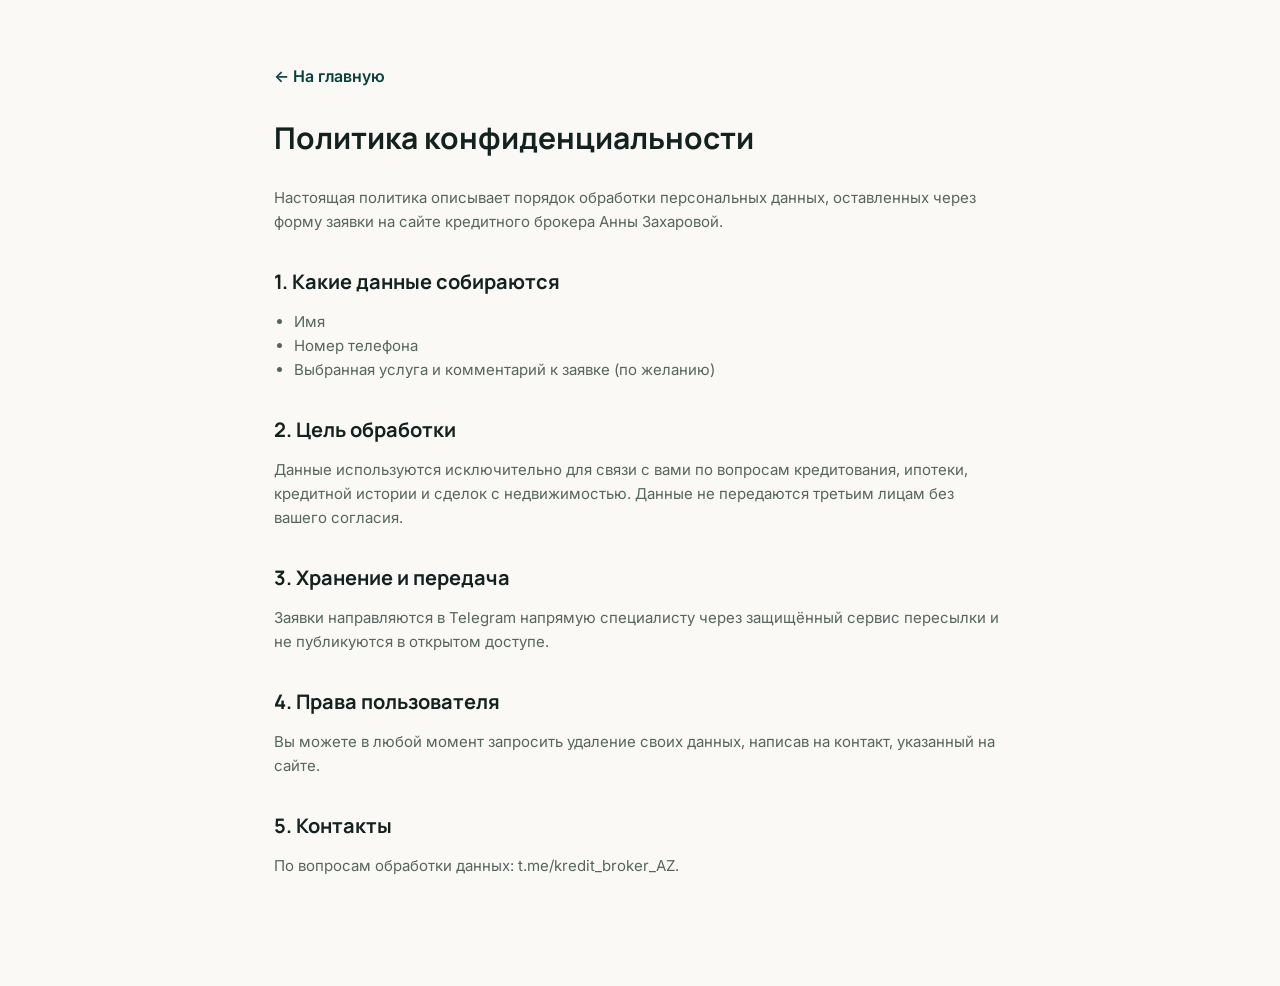
<file: privacy.html>
<!DOCTYPE html>
<html lang="ru">
<head>
<meta charset="UTF-8">
<meta name="viewport" content="width=device-width, initial-scale=1.0">
<title>Политика конфиденциальности — Анна Захарова</title>
<link href="https://fonts.googleapis.com/css2?family=Manrope:wght@700&family=Inter:wght@400;500;600&display=swap" rel="stylesheet">
<link rel="stylesheet" href="styles.css">
<style>
  .legal { max-width: 780px; margin: 0 auto; padding: 64px 24px 96px; }
  .legal h1 { font-size: 30px; margin-bottom: 24px; }
  .legal h2 { font-size: 20px; margin-top: 32px; }
  .legal p, .legal li { color: var(--clr-ink-soft); font-size: 15px; }
  .legal ul { padding-left: 20px; list-style: disc; }
  .legal a.back { display: inline-block; margin-bottom: 24px; font-weight: 600; color: var(--clr-accent-dark); }
</style>
</head>
<body>
<div class="legal">
  <a href="index.html" class="back">← На главную</a>
  <h1>Политика конфиденциальности</h1>
  <p>Настоящая политика описывает порядок обработки персональных данных, оставленных через форму заявки на сайте кредитного брокера Анны Захаровой.</p>

  <h2>1. Какие данные собираются</h2>
  <ul>
    <li>Имя</li>
    <li>Номер телефона</li>
    <li>Выбранная услуга и комментарий к заявке (по желанию)</li>
  </ul>

  <h2>2. Цель обработки</h2>
  <p>Данные используются исключительно для связи с вами по вопросам кредитования, ипотеки, кредитной истории и сделок с недвижимостью. Данные не передаются третьим лицам без вашего согласия.</p>

  <h2>3. Хранение и передача</h2>
  <p>Заявки направляются в Telegram напрямую специалисту через защищённый сервис пересылки и не публикуются в открытом доступе.</p>

  <h2>4. Права пользователя</h2>
  <p>Вы можете в любой момент запросить удаление своих данных, написав на контакт, указанный на сайте.</p>

  <h2>5. Контакты</h2>
  <p>По вопросам обработки данных: <a href="https://t.me/kredit_broker_AZ" target="_blank" rel="noopener">t.me/kredit_broker_AZ</a>.</p>
</div>
</body>
</html>
</file>
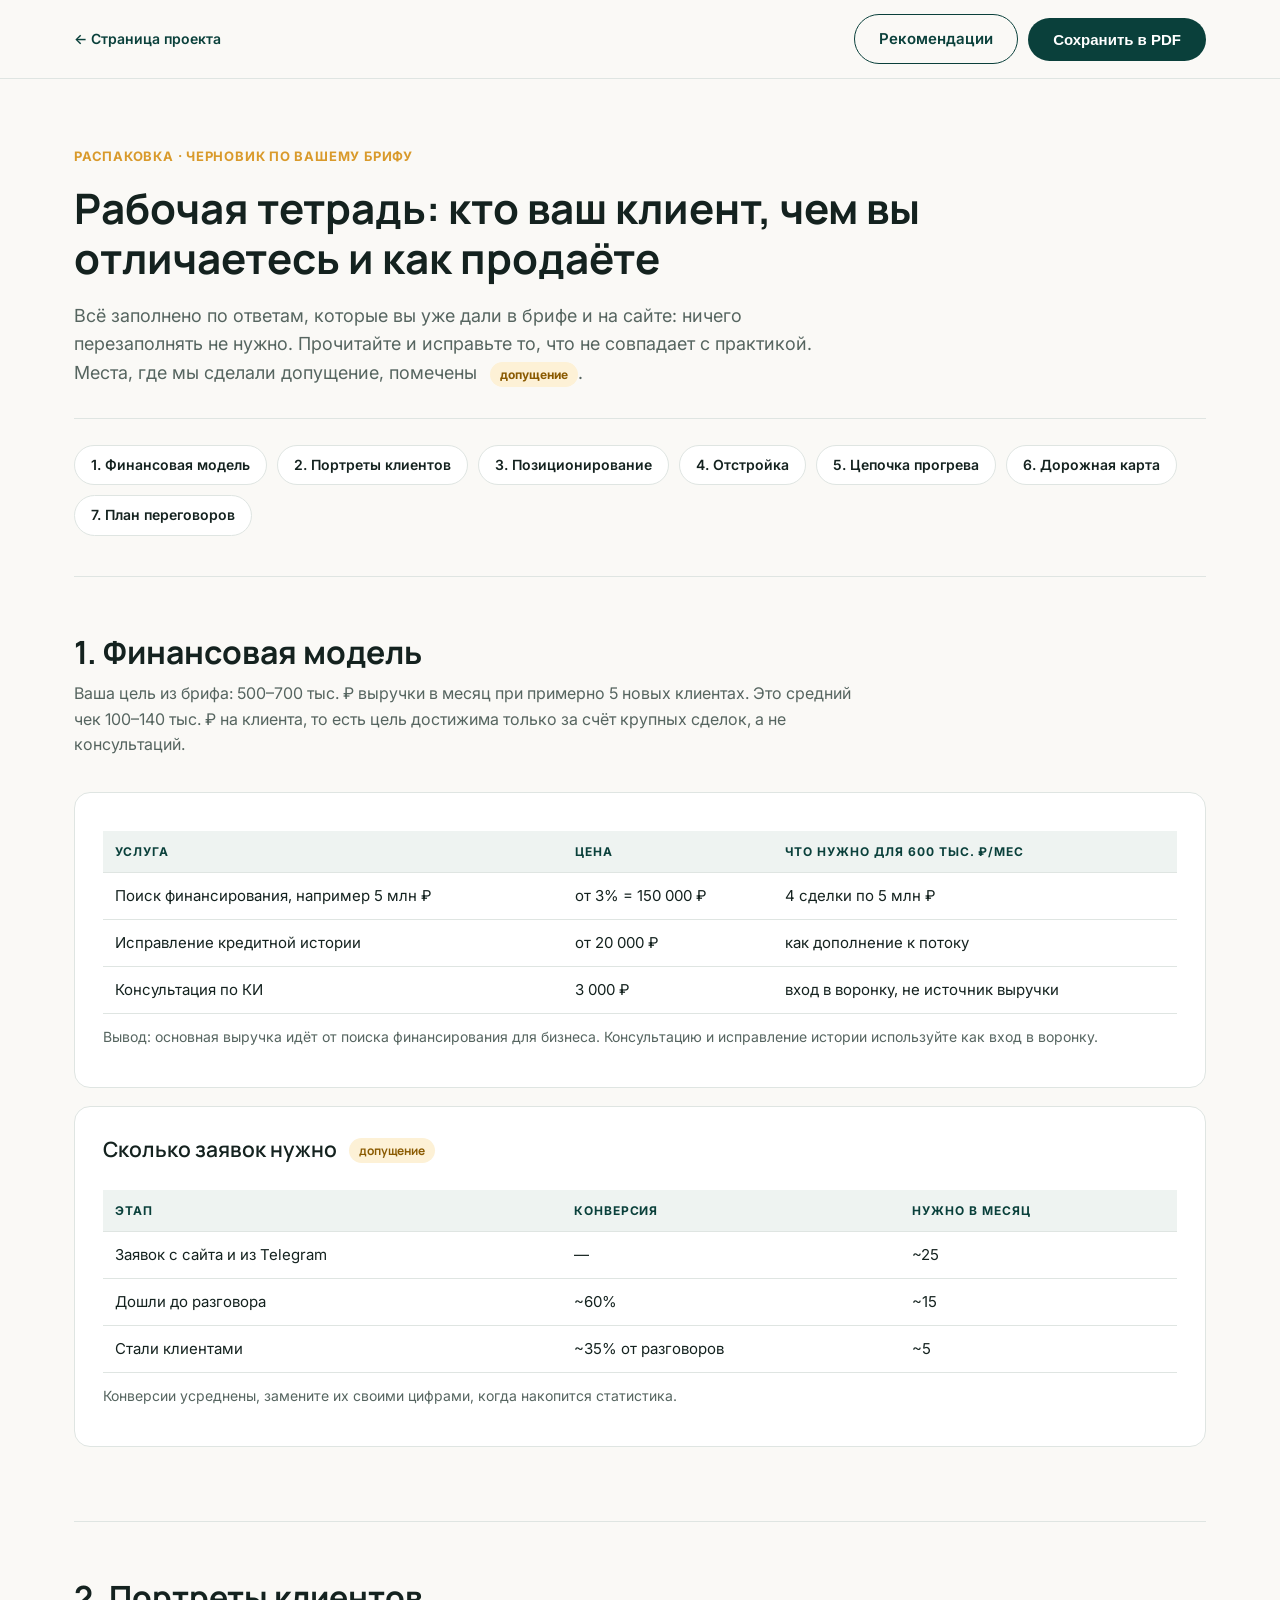
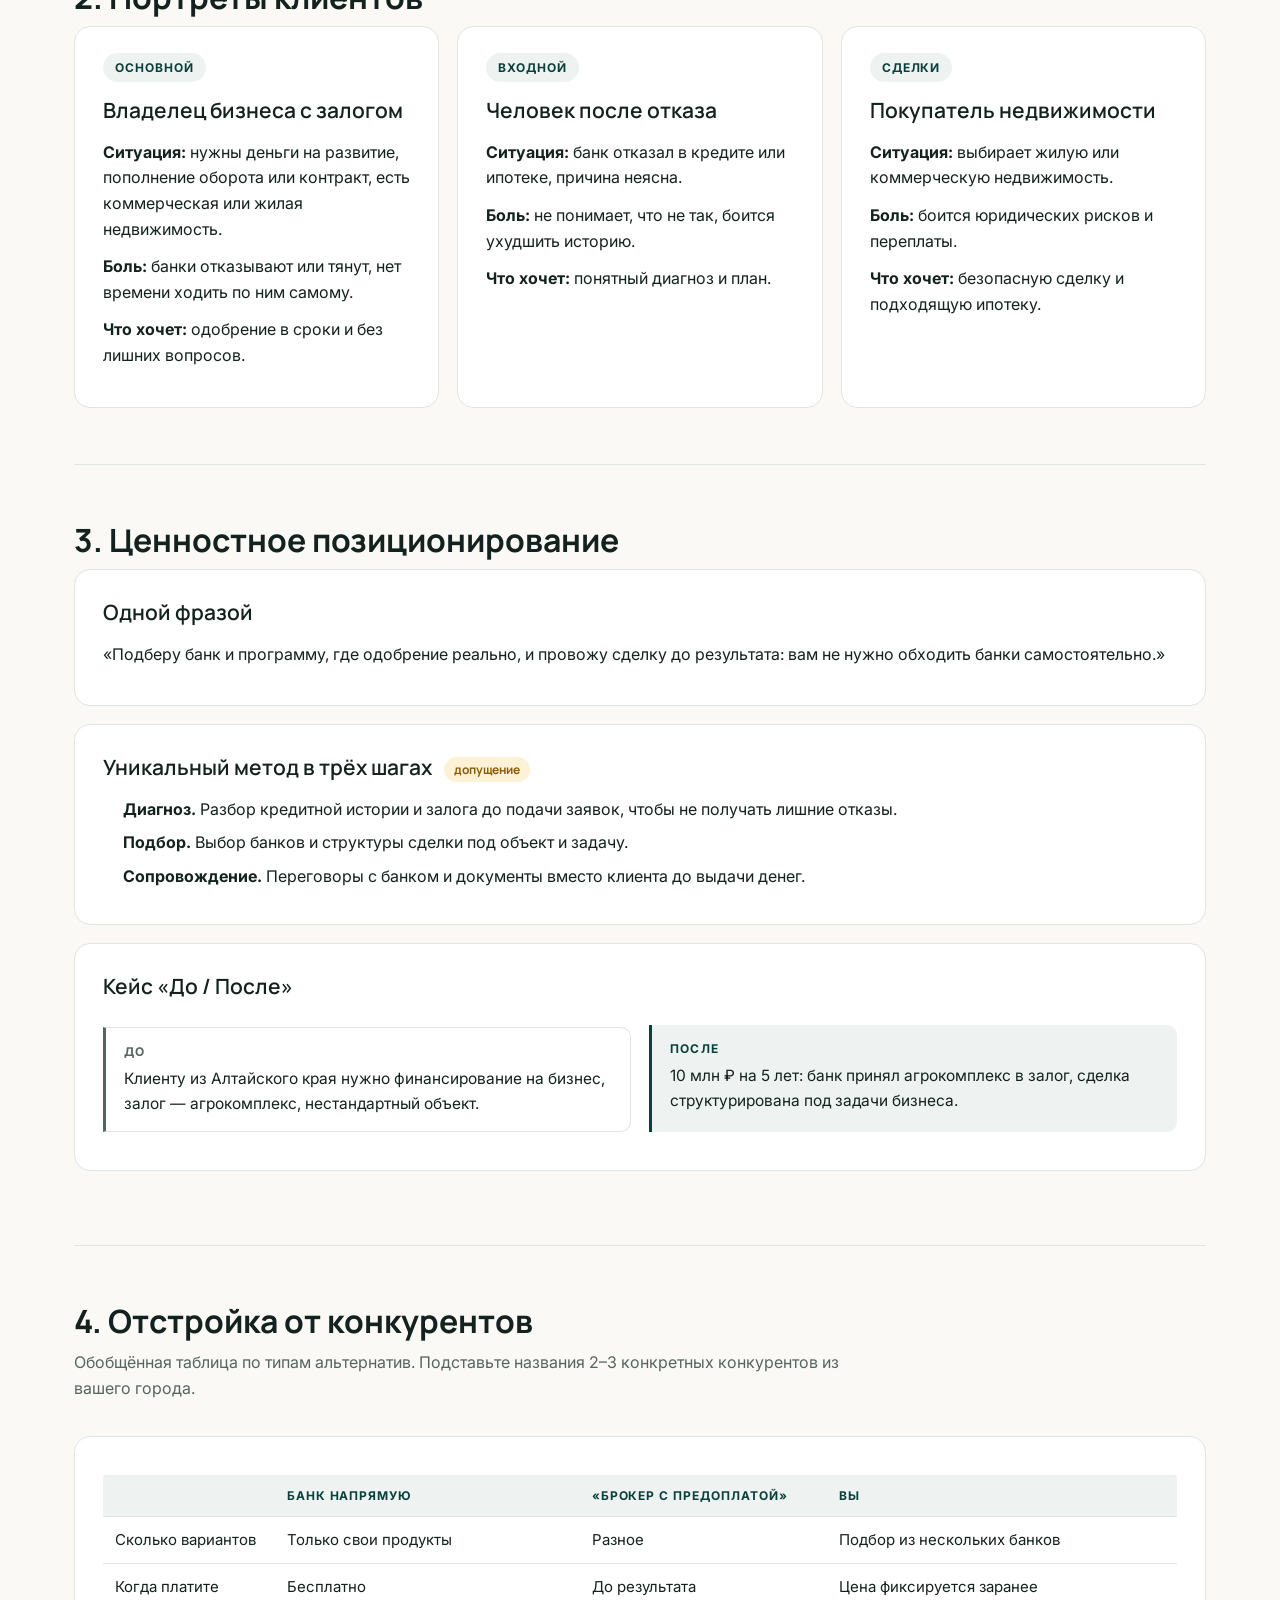
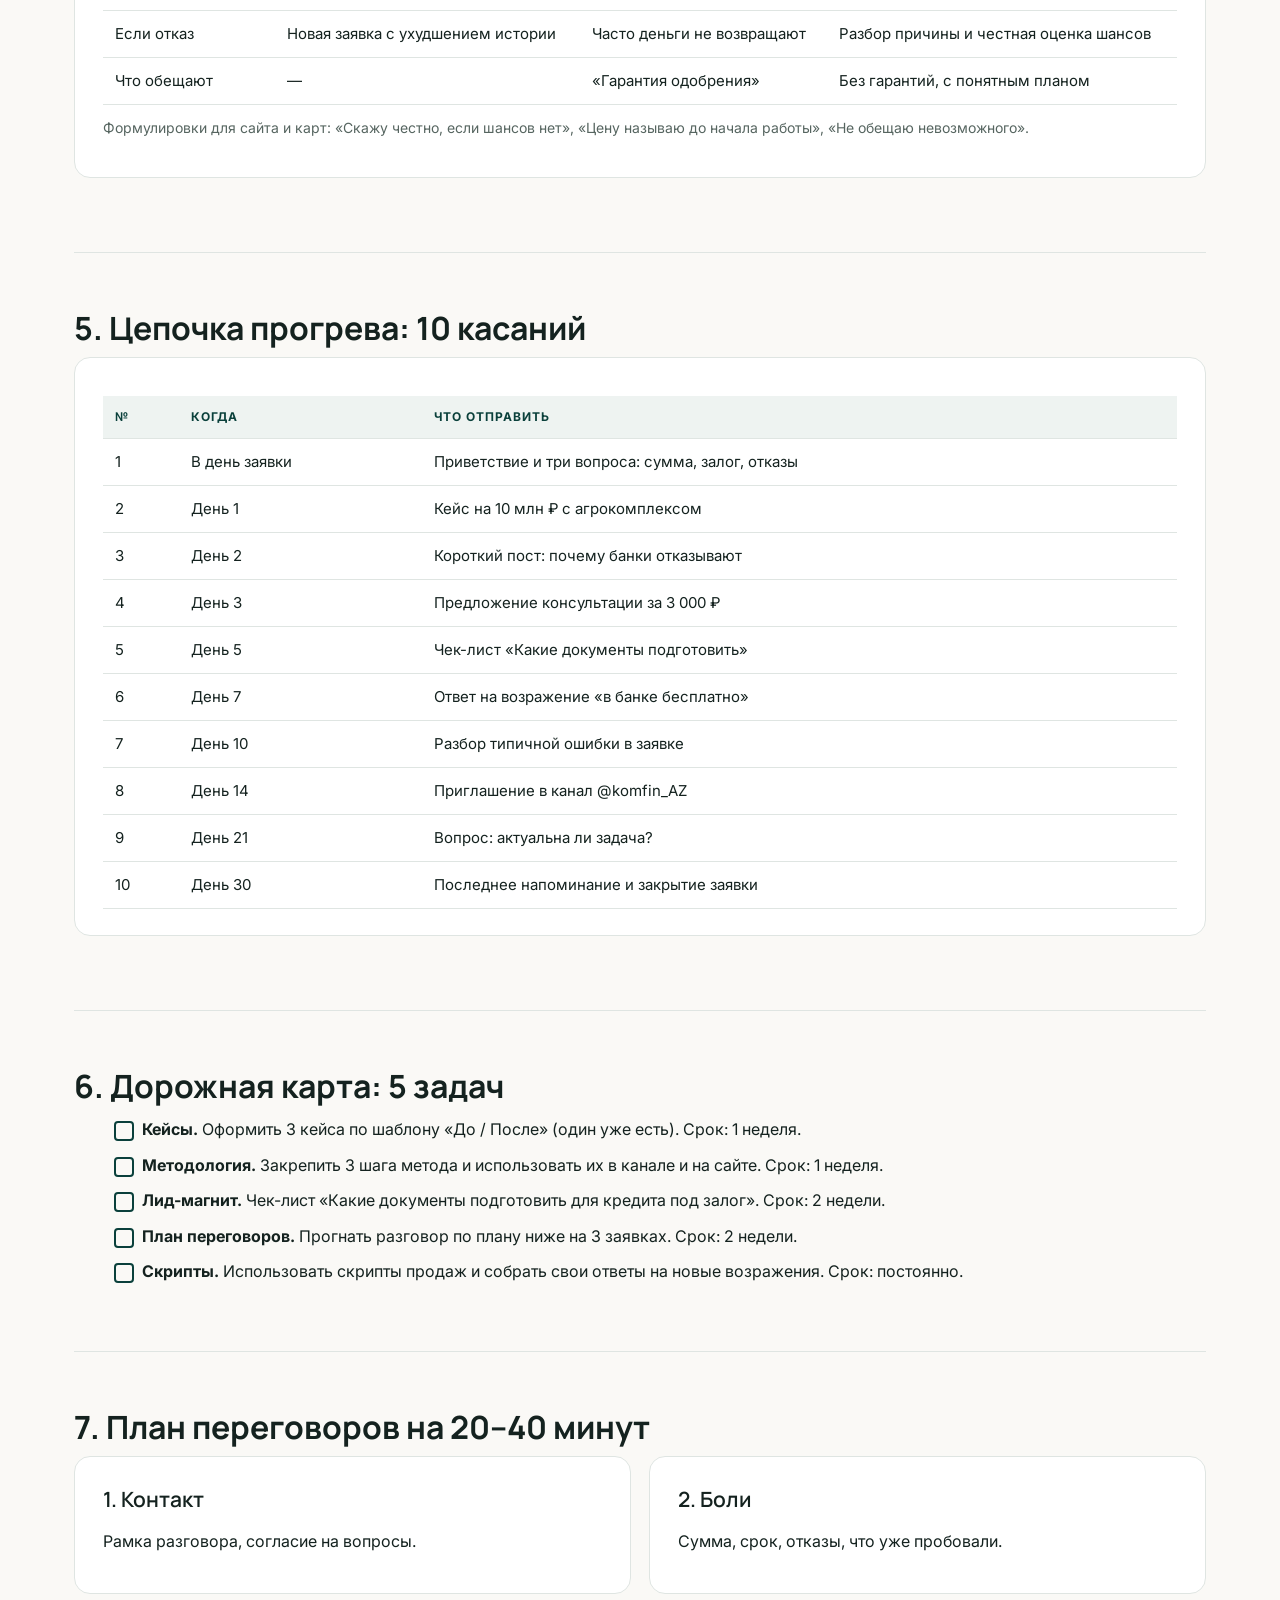
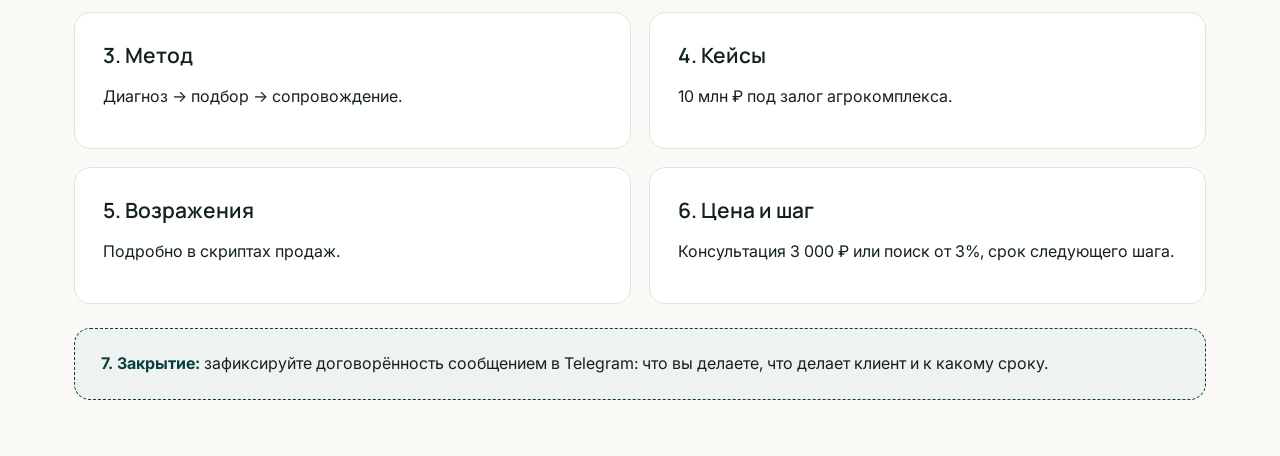
<file: raspakovka.html>
<!DOCTYPE html>
<html lang="ru">
<head>
<meta charset="UTF-8">
<meta name="viewport" content="width=device-width, initial-scale=1.0">
<title>Распаковка — Анна Захарова</title>
<meta name="description" content="Рабочая тетрадь: финансовая модель, портреты клиентов, позиционирование, отстройка от конкурентов, цепочка прогрева, дорожная карта и план переговоров.">
<meta name="robots" content="noindex">
<link rel="preconnect" href="https://fonts.googleapis.com">
<link rel="preconnect" href="https://fonts.gstatic.com" crossorigin>
<link href="https://fonts.googleapis.com/css2?family=Manrope:wght@600;700;800&family=Inter:wght@400;500;600;700;800&display=swap" rel="stylesheet">
<link rel="stylesheet" href="styles.css">
<link rel="stylesheet" href="materials.css?v=3">
</head>
<body>

<div class="doc-bar">
  <div class="doc-bar__inner">
    <a href="report/" class="doc-bar__back">← <span>Страница проекта</span></a>
    <div class="doc-bar__actions">
      <a href="recommendations.html" class="btn btn--ghost">Рекомендации</a>
      <button class="btn btn--primary" onclick="window.print()">Сохранить в PDF</button>
    </div>
  </div>
</div>

<div class="container">

  <section class="doc-hero">
    <p class="eyebrow">Распаковка · черновик по вашему брифу</p>
    <h1>Рабочая тетрадь: кто ваш клиент, чем вы отличаетесь и как продаёте</h1>
    <p class="doc-hero__lead">Всё заполнено по ответам, которые вы уже дали в брифе и на сайте: ничего перезаполнять не нужно. Прочитайте и исправьте то, что не совпадает с практикой. Места, где мы сделали допущение, помечены <span class="draft">допущение</span>.</p>
    <nav class="toc">
      <a href="#model">1. Финансовая модель</a>
      <a href="#audience">2. Портреты клиентов</a>
      <a href="#position">3. Позиционирование</a>
      <a href="#vs">4. Отстройка</a>
      <a href="#warm">5. Цепочка прогрева</a>
      <a href="#road">6. Дорожная карта</a>
      <a href="#talk">7. План переговоров</a>
    </nav>
  </section>

  <section class="doc-section" id="model">
    <h2>1. Финансовая модель</h2>
    <p class="doc-section__lead">Ваша цель из брифа: 500–700 тыс. ₽ выручки в месяц при примерно 5 новых клиентах. Это средний чек 100–140 тыс. ₽ на клиента, то есть цель достижима только за счёт крупных сделок, а не консультаций.</p>

    <div class="card">
      <div class="tbl-wrap"><table class="tbl">
        <tr><th>Услуга</th><th>Цена</th><th>Что нужно для 600 тыс. ₽/мес</th></tr>
        <tr><td>Поиск финансирования, например 5 млн ₽</td><td>от 3% = 150 000 ₽</td><td>4 сделки по 5 млн ₽</td></tr>
        <tr><td>Исправление кредитной истории</td><td>от 20 000 ₽</td><td>как дополнение к потоку</td></tr>
        <tr><td>Консультация по КИ</td><td>3 000 ₽</td><td>вход в воронку, не источник выручки</td></tr>
      </table></div>
      <p class="card__note">Вывод: основная выручка идёт от поиска финансирования для бизнеса. Консультацию и исправление истории используйте как вход в воронку.</p>
    </div>

    <div class="card">
      <p class="card__title">Сколько заявок нужно <span class="draft">допущение</span></p>
      <div class="tbl-wrap"><table class="tbl">
        <tr><th>Этап</th><th>Конверсия</th><th>Нужно в месяц</th></tr>
        <tr><td>Заявок с сайта и из Telegram</td><td>—</td><td>~25</td></tr>
        <tr><td>Дошли до разговора</td><td>~60%</td><td>~15</td></tr>
        <tr><td>Стали клиентами</td><td>~35% от разговоров</td><td>~5</td></tr>
      </table></div>
      <p class="card__note">Конверсии усреднены, замените их своими цифрами, когда накопится статистика.</p>
    </div>
  </section>

  <section class="doc-section" id="audience">
    <h2>2. Портреты клиентов</h2>
    <div class="grid-3">
      <div class="card">
        <span class="tag">Основной</span>
        <p class="card__title">Владелец бизнеса с залогом</p>
        <p><b>Ситуация:</b> нужны деньги на развитие, пополнение оборота или контракт, есть коммерческая или жилая недвижимость.</p>
        <p><b>Боль:</b> банки отказывают или тянут, нет времени ходить по ним самому.</p>
        <p><b>Что хочет:</b> одобрение в сроки и без лишних вопросов.</p>
      </div>
      <div class="card">
        <span class="tag">Входной</span>
        <p class="card__title">Человек после отказа</p>
        <p><b>Ситуация:</b> банк отказал в кредите или ипотеке, причина неясна.</p>
        <p><b>Боль:</b> не понимает, что не так, боится ухудшить историю.</p>
        <p><b>Что хочет:</b> понятный диагноз и план.</p>
      </div>
      <div class="card">
        <span class="tag">Сделки</span>
        <p class="card__title">Покупатель недвижимости</p>
        <p><b>Ситуация:</b> выбирает жилую или коммерческую недвижимость.</p>
        <p><b>Боль:</b> боится юридических рисков и переплаты.</p>
        <p><b>Что хочет:</b> безопасную сделку и подходящую ипотеку.</p>
      </div>
    </div>
  </section>

  <section class="doc-section" id="position">
    <h2>3. Ценностное позиционирование</h2>
    <div class="card">
      <p class="card__title">Одной фразой</p>
      <p>«Подберу банк и программу, где одобрение реально, и провожу сделку до результата: вам не нужно обходить банки самостоятельно.»</p>
    </div>
    <div class="card">
      <p class="card__title">Уникальный метод в трёх шагах <span class="draft">допущение</span></p>
      <ul class="ul">
        <li><b>Диагноз.</b> Разбор кредитной истории и залога до подачи заявок, чтобы не получать лишние отказы.</li>
        <li><b>Подбор.</b> Выбор банков и структуры сделки под объект и задачу.</li>
        <li><b>Сопровождение.</b> Переговоры с банком и документы вместо клиента до выдачи денег.</li>
      </ul>
    </div>
    <div class="card">
      <p class="card__title">Кейс «До / После»</p>
      <div class="grid-2">
        <div class="say say--client"><span class="say__who">До</span>Клиенту из Алтайского края нужно финансирование на бизнес, залог — агрокомплекс, нестандартный объект.</div>
        <div class="say"><span class="say__who">После</span>10 млн ₽ на 5 лет: банк принял агрокомплекс в залог, сделка структурирована под задачи бизнеса.</div>
      </div>
    </div>
  </section>

  <section class="doc-section" id="vs">
    <h2>4. Отстройка от конкурентов</h2>
    <p class="doc-section__lead">Обобщённая таблица по типам альтернатив. Подставьте названия 2–3 конкретных конкурентов из вашего города.</p>
    <div class="card">
      <div class="tbl-wrap"><table class="tbl">
        <tr><th></th><th>Банк напрямую</th><th>«Брокер с предоплатой»</th><th>Вы</th></tr>
        <tr><td>Сколько вариантов</td><td>Только свои продукты</td><td>Разное</td><td>Подбор из нескольких банков</td></tr>
        <tr><td>Когда платите</td><td>Бесплатно</td><td>До результата</td><td>Цена фиксируется заранее</td></tr>
        <tr><td>Если отказ</td><td>Новая заявка с ухудшением истории</td><td>Часто деньги не возвращают</td><td>Разбор причины и честная оценка шансов</td></tr>
        <tr><td>Что обещают</td><td>—</td><td>«Гарантия одобрения»</td><td>Без гарантий, с понятным планом</td></tr>
      </table></div>
      <p class="card__note">Формулировки для сайта и карт: «Скажу честно, если шансов нет», «Цену называю до начала работы», «Не обещаю невозможного».</p>
    </div>
  </section>

  <section class="doc-section" id="warm">
    <h2>5. Цепочка прогрева: 10 касаний</h2>
    <div class="card">
      <div class="tbl-wrap"><table class="tbl">
        <tr><th>№</th><th>Когда</th><th>Что отправить</th></tr>
        <tr><td>1</td><td>В день заявки</td><td>Приветствие и три вопроса: сумма, залог, отказы</td></tr>
        <tr><td>2</td><td>День 1</td><td>Кейс на 10 млн ₽ с агрокомплексом</td></tr>
        <tr><td>3</td><td>День 2</td><td>Короткий пост: почему банки отказывают</td></tr>
        <tr><td>4</td><td>День 3</td><td>Предложение консультации за 3 000 ₽</td></tr>
        <tr><td>5</td><td>День 5</td><td>Чек-лист «Какие документы подготовить»</td></tr>
        <tr><td>6</td><td>День 7</td><td>Ответ на возражение «в банке бесплатно»</td></tr>
        <tr><td>7</td><td>День 10</td><td>Разбор типичной ошибки в заявке</td></tr>
        <tr><td>8</td><td>День 14</td><td>Приглашение в канал @komfin_AZ</td></tr>
        <tr><td>9</td><td>День 21</td><td>Вопрос: актуальна ли задача?</td></tr>
        <tr><td>10</td><td>День 30</td><td>Последнее напоминание и закрытие заявки</td></tr>
      </table></div>
    </div>
  </section>

  <section class="doc-section" id="road">
    <h2>6. Дорожная карта: 5 задач</h2>
    <ol class="ul checklist" style="list-style:none;margin-left:0">
      <li><b>Кейсы.</b> Оформить 3 кейса по шаблону «До / После» (один уже есть). Срок: 1 неделя.</li>
      <li><b>Методология.</b> Закрепить 3 шага метода и использовать их в канале и на сайте. Срок: 1 неделя.</li>
      <li><b>Лид-магнит.</b> Чек-лист «Какие документы подготовить для кредита под залог». Срок: 2 недели.</li>
      <li><b>План переговоров.</b> Прогнать разговор по плану ниже на 3 заявках. Срок: 2 недели.</li>
      <li><b>Скрипты.</b> Использовать <a href="scripts.html">скрипты продаж</a> и собрать свои ответы на новые возражения. Срок: постоянно.</li>
    </ol>
  </section>

  <section class="doc-section" id="talk">
    <h2>7. План переговоров на 20–40 минут</h2>
    <div class="grid-2">
      <div class="card"><p class="card__title">1. Контакт</p><p>Рамка разговора, согласие на вопросы.</p></div>
      <div class="card"><p class="card__title">2. Боли</p><p>Сумма, срок, отказы, что уже пробовали.</p></div>
      <div class="card"><p class="card__title">3. Метод</p><p>Диагноз → подбор → сопровождение.</p></div>
      <div class="card"><p class="card__title">4. Кейсы</p><p>10 млн ₽ под залог агрокомплекса.</p></div>
      <div class="card"><p class="card__title">5. Возражения</p><p>Подробно в <a href="scripts.html#objections">скриптах продаж</a>.</p></div>
      <div class="card"><p class="card__title">6. Цена и шаг</p><p>Консультация 3 000 ₽ или поиск от 3%, срок следующего шага.</p></div>
    </div>
    <div class="tip"><strong>7. Закрытие:</strong> зафиксируйте договорённость сообщением в Telegram: что вы делаете, что делает клиент и к какому сроку.</div>
  </section>

</div>

<script>document.querySelectorAll(".tbl").forEach(function(t){var h=[].map.call(t.querySelectorAll("th"),function(x){return x.textContent});if(!h.length)return;t.querySelectorAll("tr").forEach(function(r){[].forEach.call(r.children,function(c,i){if(c.tagName==="TD")c.setAttribute("data-label",h[i]||"")})})});</script>
</body>
</html>
</file>
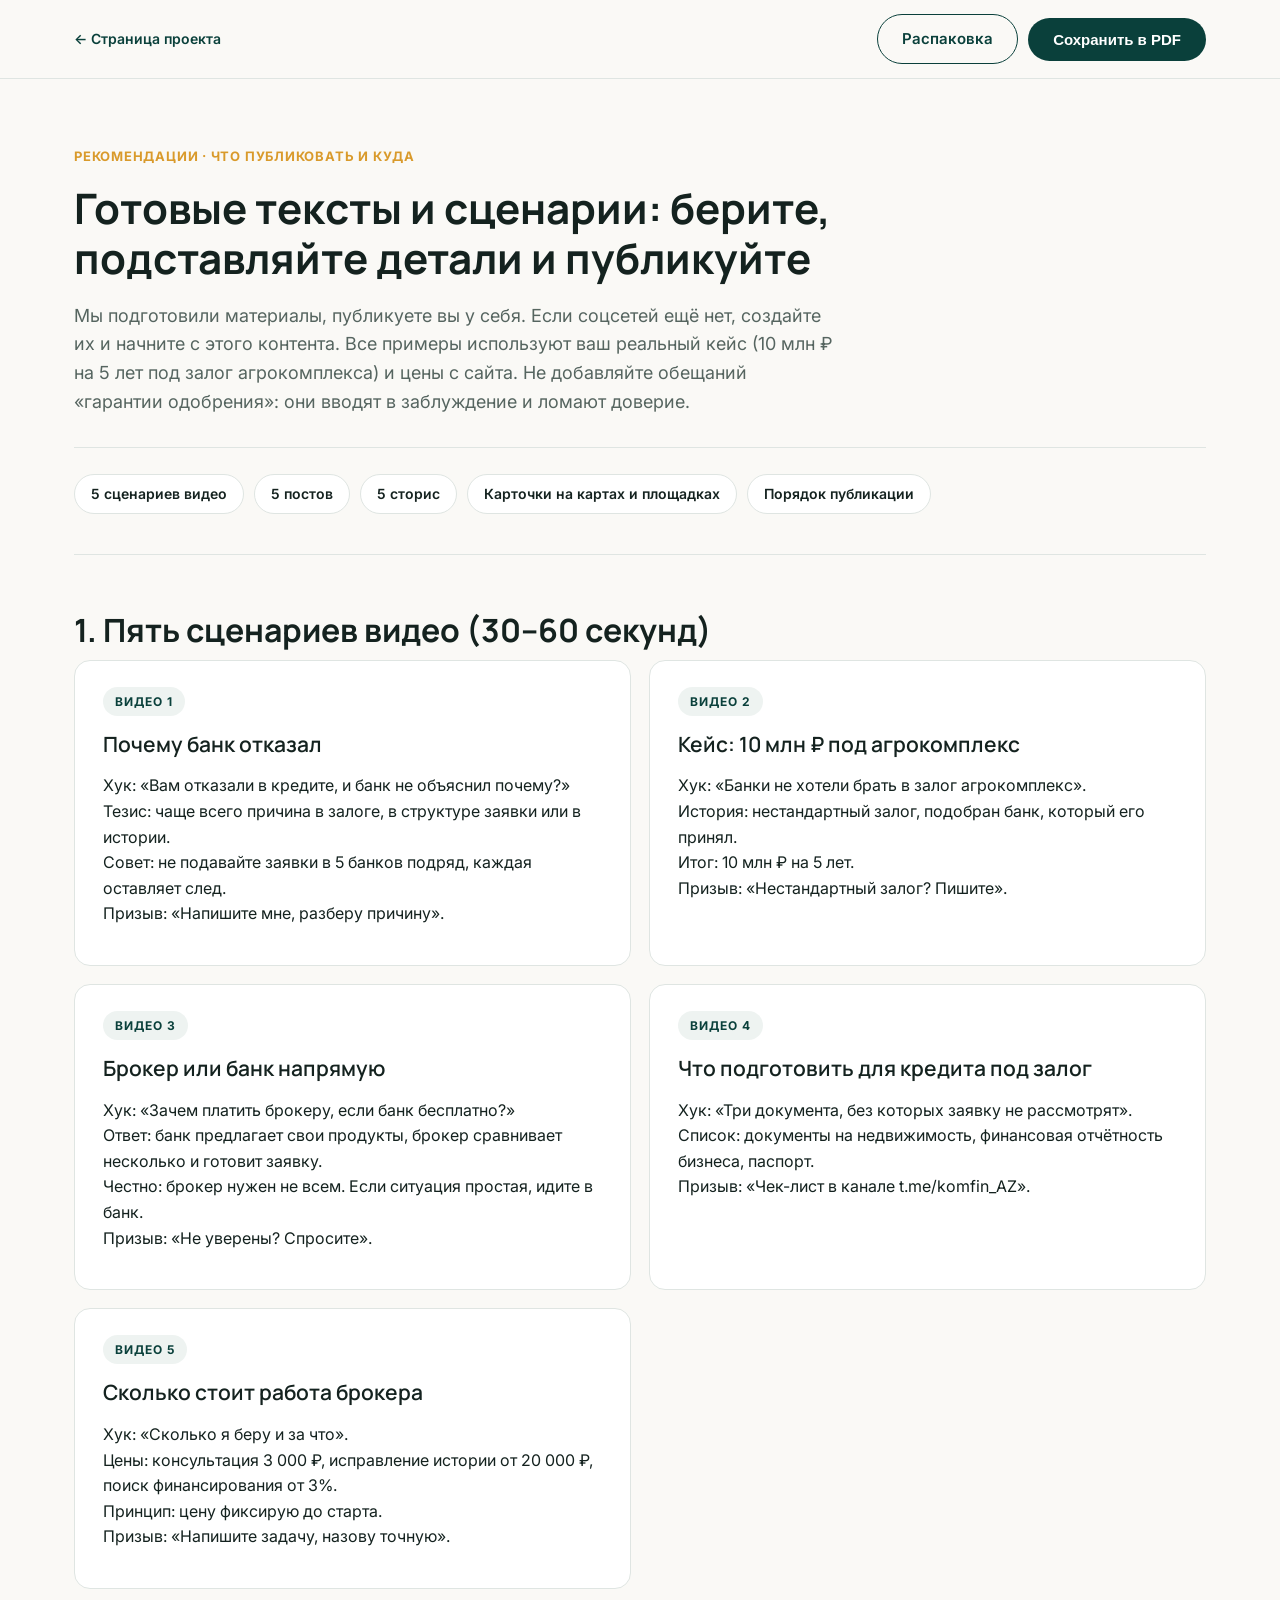
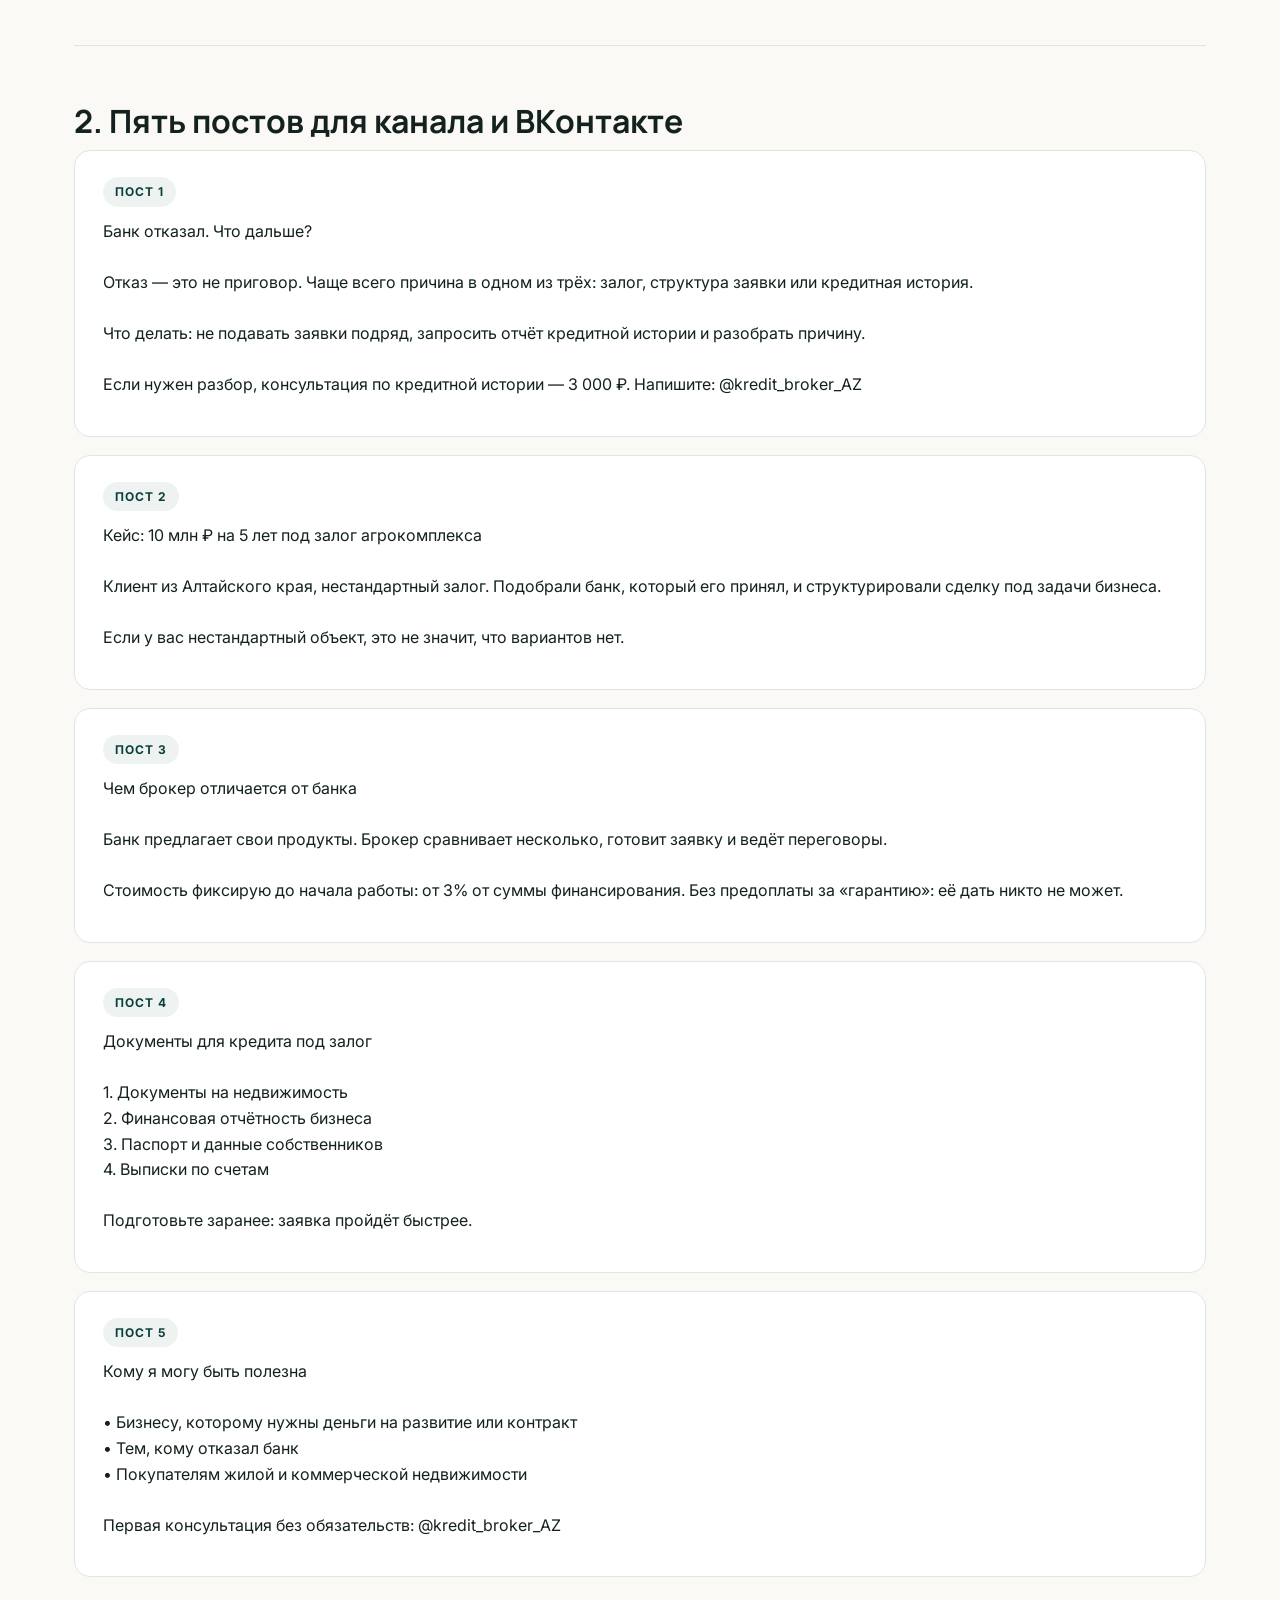
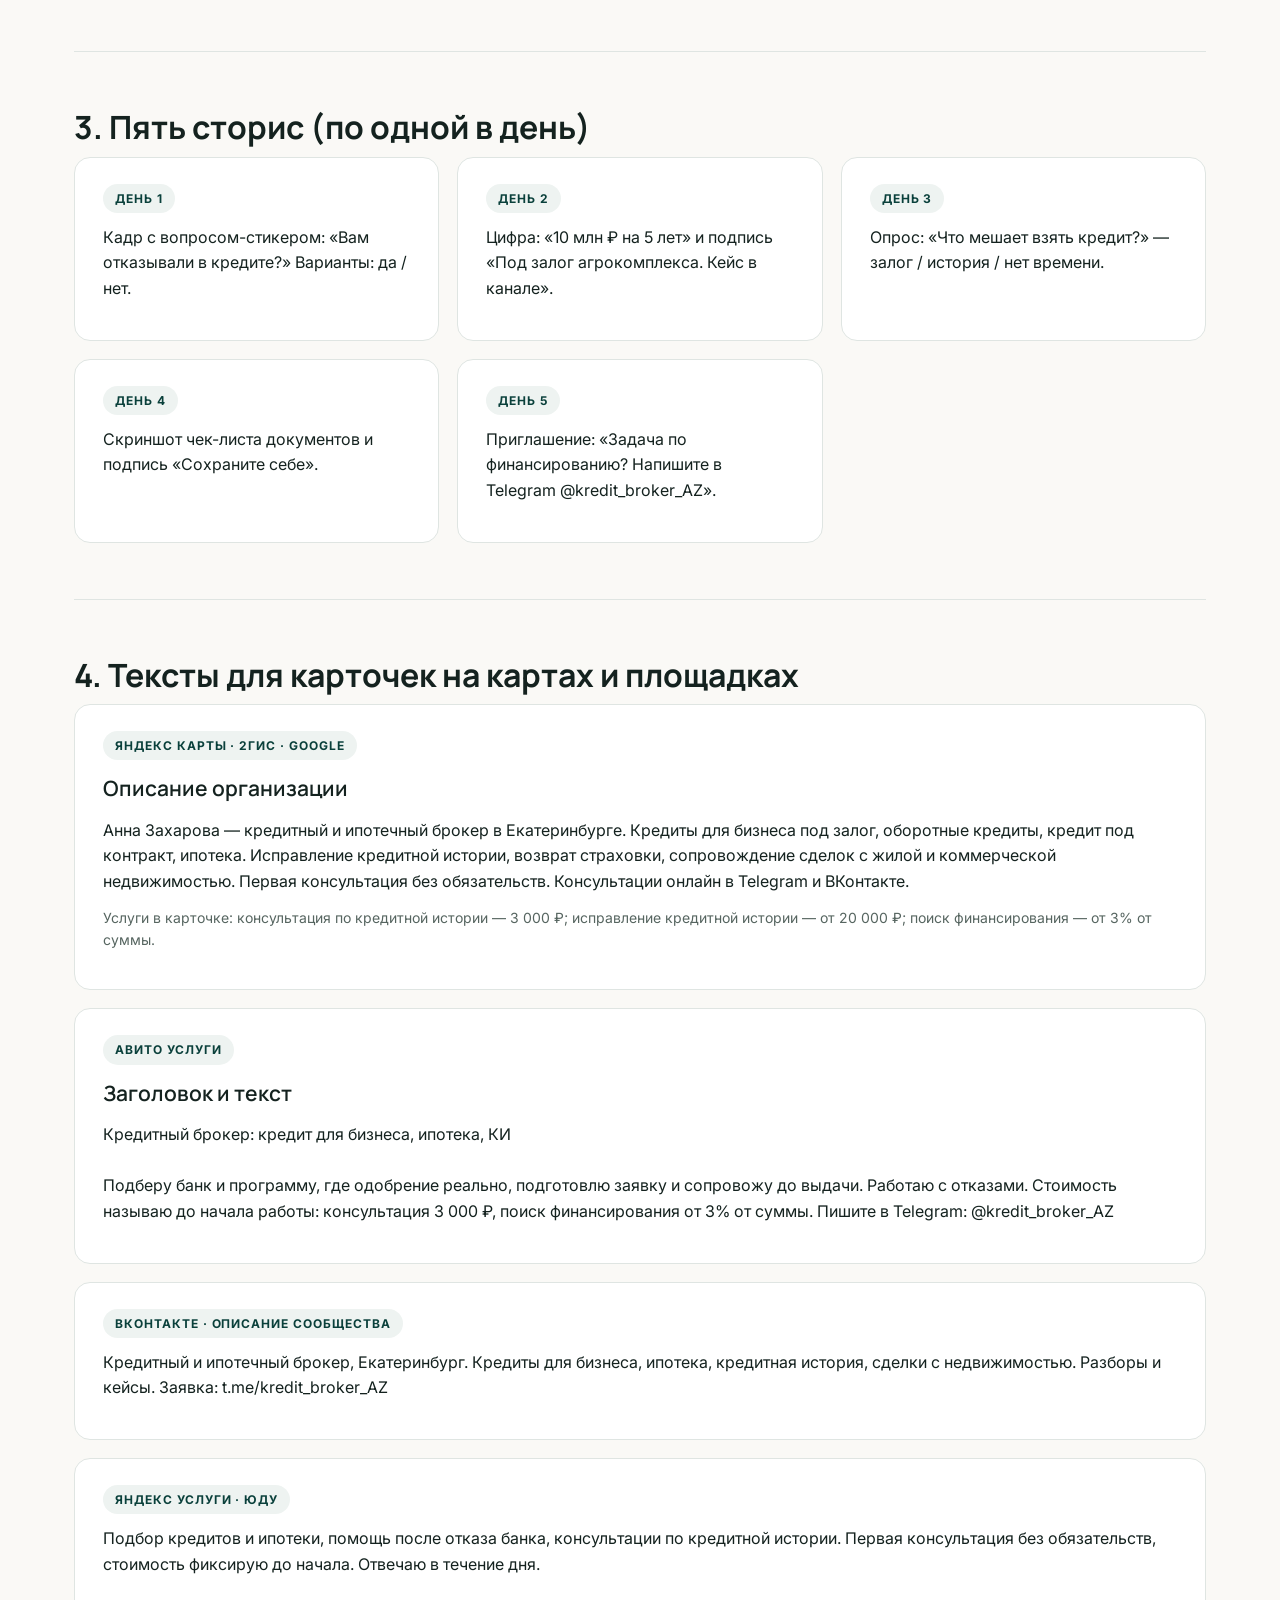
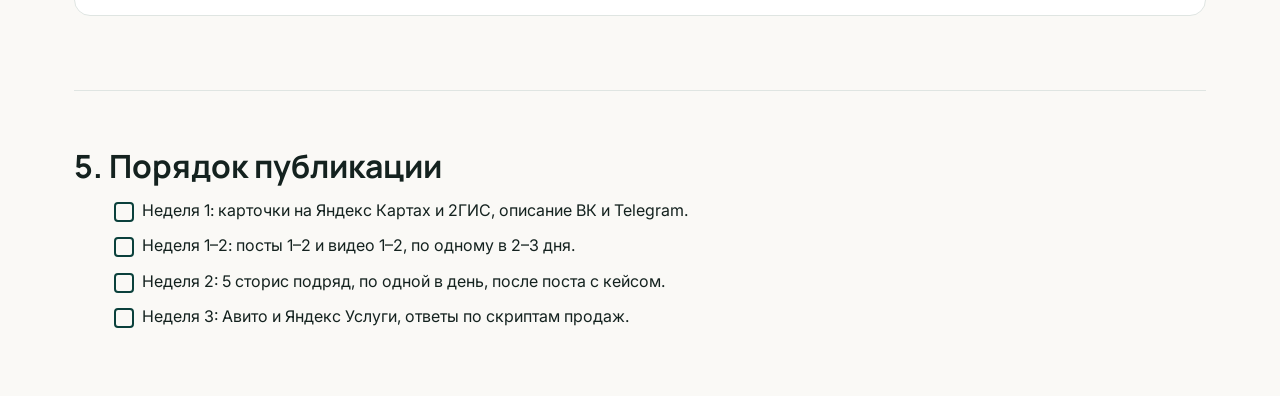
<file: recommendations.html>
<!DOCTYPE html>
<html lang="ru">
<head>
<meta charset="UTF-8">
<meta name="viewport" content="width=device-width, initial-scale=1.0">
<title>Рекомендации — Анна Захарова</title>
<meta name="description" content="Готовые сценарии видео, посты, сторис и тексты карточек для Яндекс Карт, 2ГИС, Авито, ВКонтакте и Яндекс Услуг.">
<meta name="robots" content="noindex">
<link rel="preconnect" href="https://fonts.googleapis.com">
<link rel="preconnect" href="https://fonts.gstatic.com" crossorigin>
<link href="https://fonts.googleapis.com/css2?family=Manrope:wght@600;700;800&family=Inter:wght@400;500;600;700;800&display=swap" rel="stylesheet">
<link rel="stylesheet" href="styles.css">
<link rel="stylesheet" href="materials.css?v=3">
</head>
<body>

<div class="doc-bar">
  <div class="doc-bar__inner">
    <a href="report/" class="doc-bar__back">← <span>Страница проекта</span></a>
    <div class="doc-bar__actions">
      <a href="raspakovka.html" class="btn btn--ghost">Распаковка</a>
      <button class="btn btn--primary" onclick="window.print()">Сохранить в PDF</button>
    </div>
  </div>
</div>

<div class="container">

  <section class="doc-hero">
    <p class="eyebrow">Рекомендации · что публиковать и куда</p>
    <h1>Готовые тексты и сценарии: берите, подставляйте детали и публикуйте</h1>
    <p class="doc-hero__lead">Мы подготовили материалы, публикуете вы у себя. Если соцсетей ещё нет, создайте их и начните с этого контента. Все примеры используют ваш реальный кейс (10 млн ₽ на 5 лет под залог агрокомплекса) и цены с сайта. Не добавляйте обещаний «гарантии одобрения»: они вводят в заблуждение и ломают доверие.</p>
    <nav class="toc">
      <a href="#video">5 сценариев видео</a>
      <a href="#posts">5 постов</a>
      <a href="#stories">5 сторис</a>
      <a href="#cards">Карточки на картах и площадках</a>
      <a href="#order">Порядок публикации</a>
    </nav>
  </section>

  <section class="doc-section" id="video">
    <h2>1. Пять сценариев видео (30–60 секунд)</h2>
    <div class="grid-2">
      <div class="card"><span class="tag">Видео 1</span><p class="card__title">Почему банк отказал</p>
        <p class="post">Хук: «Вам отказали в кредите, и банк не объяснил почему?»
Тезис: чаще всего причина в залоге, в структуре заявки или в истории.
Совет: не подавайте заявки в 5 банков подряд, каждая оставляет след.
Призыв: «Напишите мне, разберу причину».</p></div>
      <div class="card"><span class="tag">Видео 2</span><p class="card__title">Кейс: 10 млн ₽ под агрокомплекс</p>
        <p class="post">Хук: «Банки не хотели брать в залог агрокомплекс».
История: нестандартный залог, подобран банк, который его принял.
Итог: 10 млн ₽ на 5 лет.
Призыв: «Нестандартный залог? Пишите».</p></div>
      <div class="card"><span class="tag">Видео 3</span><p class="card__title">Брокер или банк напрямую</p>
        <p class="post">Хук: «Зачем платить брокеру, если банк бесплатно?»
Ответ: банк предлагает свои продукты, брокер сравнивает несколько и готовит заявку.
Честно: брокер нужен не всем. Если ситуация простая, идите в банк.
Призыв: «Не уверены? Спросите».</p></div>
      <div class="card"><span class="tag">Видео 4</span><p class="card__title">Что подготовить для кредита под залог</p>
        <p class="post">Хук: «Три документа, без которых заявку не рассмотрят».
Список: документы на недвижимость, финансовая отчётность бизнеса, паспорт.
Призыв: «Чек-лист в канале t.me/komfin_AZ».</p></div>
      <div class="card"><span class="tag">Видео 5</span><p class="card__title">Сколько стоит работа брокера</p>
        <p class="post">Хук: «Сколько я беру и за что».
Цены: консультация 3 000 ₽, исправление истории от 20 000 ₽, поиск финансирования от 3%.
Принцип: цену фиксирую до старта.
Призыв: «Напишите задачу, назову точную».</p></div>
    </div>
  </section>

  <section class="doc-section" id="posts">
    <h2>2. Пять постов для канала и ВКонтакте</h2>
    <div class="card"><span class="tag">Пост 1</span>
      <p class="post">Банк отказал. Что дальше?

Отказ — это не приговор. Чаще всего причина в одном из трёх: залог, структура заявки или кредитная история.

Что делать: не подавать заявки подряд, запросить отчёт кредитной истории и разобрать причину.

Если нужен разбор, консультация по кредитной истории — 3 000 ₽. Напишите: @kredit_broker_AZ</p></div>
    <div class="card"><span class="tag">Пост 2</span>
      <p class="post">Кейс: 10 млн ₽ на 5 лет под залог агрокомплекса

Клиент из Алтайского края, нестандартный залог. Подобрали банк, который его принял, и структурировали сделку под задачи бизнеса.

Если у вас нестандартный объект, это не значит, что вариантов нет.</p></div>
    <div class="card"><span class="tag">Пост 3</span>
      <p class="post">Чем брокер отличается от банка

Банк предлагает свои продукты. Брокер сравнивает несколько, готовит заявку и ведёт переговоры.

Стоимость фиксирую до начала работы: от 3% от суммы финансирования. Без предоплаты за «гарантию»: её дать никто не может.</p></div>
    <div class="card"><span class="tag">Пост 4</span>
      <p class="post">Документы для кредита под залог

1. Документы на недвижимость
2. Финансовая отчётность бизнеса
3. Паспорт и данные собственников
4. Выписки по счетам

Подготовьте заранее: заявка пройдёт быстрее.</p></div>
    <div class="card"><span class="tag">Пост 5</span>
      <p class="post">Кому я могу быть полезна

• Бизнесу, которому нужны деньги на развитие или контракт
• Тем, кому отказал банк
• Покупателям жилой и коммерческой недвижимости

Первая консультация без обязательств: @kredit_broker_AZ</p></div>
  </section>

  <section class="doc-section" id="stories">
    <h2>3. Пять сторис (по одной в день)</h2>
    <div class="grid-3">
      <div class="card"><span class="tag">День 1</span><p>Кадр с вопросом-стикером: «Вам отказывали в кредите?» Варианты: да / нет.</p></div>
      <div class="card"><span class="tag">День 2</span><p>Цифра: «10 млн ₽ на 5 лет» и подпись «Под залог агрокомплекса. Кейс в канале».</p></div>
      <div class="card"><span class="tag">День 3</span><p>Опрос: «Что мешает взять кредит?» — залог / история / нет времени.</p></div>
      <div class="card"><span class="tag">День 4</span><p>Скриншот чек-листа документов и подпись «Сохраните себе».</p></div>
      <div class="card"><span class="tag">День 5</span><p>Приглашение: «Задача по финансированию? Напишите в Telegram @kredit_broker_AZ».</p></div>
    </div>
  </section>

  <section class="doc-section" id="cards">
    <h2>4. Тексты для карточек на картах и площадках</h2>

    <div class="card"><span class="tag">Яндекс Карты · 2ГИС · Google</span>
      <p class="card__title">Описание организации</p>
      <p class="post">Анна Захарова — кредитный и ипотечный брокер в Екатеринбурге. Кредиты для бизнеса под залог, оборотные кредиты, кредит под контракт, ипотека. Исправление кредитной истории, возврат страховки, сопровождение сделок с жилой и коммерческой недвижимостью. Первая консультация без обязательств. Консультации онлайн в Telegram и ВКонтакте.</p>
      <p class="card__note">Услуги в карточке: консультация по кредитной истории — 3 000 ₽; исправление кредитной истории — от 20 000 ₽; поиск финансирования — от 3% от суммы.</p></div>

    <div class="card"><span class="tag">Авито Услуги</span>
      <p class="card__title">Заголовок и текст</p>
      <p class="post">Кредитный брокер: кредит для бизнеса, ипотека, КИ

Подберу банк и программу, где одобрение реально, подготовлю заявку и сопровожу до выдачи. Работаю с отказами. Стоимость называю до начала работы: консультация 3 000 ₽, поиск финансирования от 3% от суммы. Пишите в Telegram: @kredit_broker_AZ</p></div>

    <div class="card"><span class="tag">ВКонтакте · описание сообщества</span>
      <p class="post">Кредитный и ипотечный брокер, Екатеринбург. Кредиты для бизнеса, ипотека, кредитная история, сделки с недвижимостью. Разборы и кейсы. Заявка: t.me/kredit_broker_AZ</p></div>

    <div class="card"><span class="tag">Яндекс Услуги · Юду</span>
      <p class="post">Подбор кредитов и ипотеки, помощь после отказа банка, консультации по кредитной истории. Первая консультация без обязательств, стоимость фиксирую до начала. Отвечаю в течение дня.</p></div>
  </section>

  <section class="doc-section" id="order">
    <h2>5. Порядок публикации</h2>
    <ol class="ul checklist" style="list-style:none;margin-left:0">
      <li>Неделя 1: карточки на Яндекс Картах и 2ГИС, описание ВК и Telegram.</li>
      <li>Неделя 1–2: посты 1–2 и видео 1–2, по одному в 2–3 дня.</li>
      <li>Неделя 2: 5 сторис подряд, по одной в день, после поста с кейсом.</li>
      <li>Неделя 3: Авито и Яндекс Услуги, ответы по скриптам продаж.</li>
    </ol>
  </section>

</div>

</body>
</html>
</file>
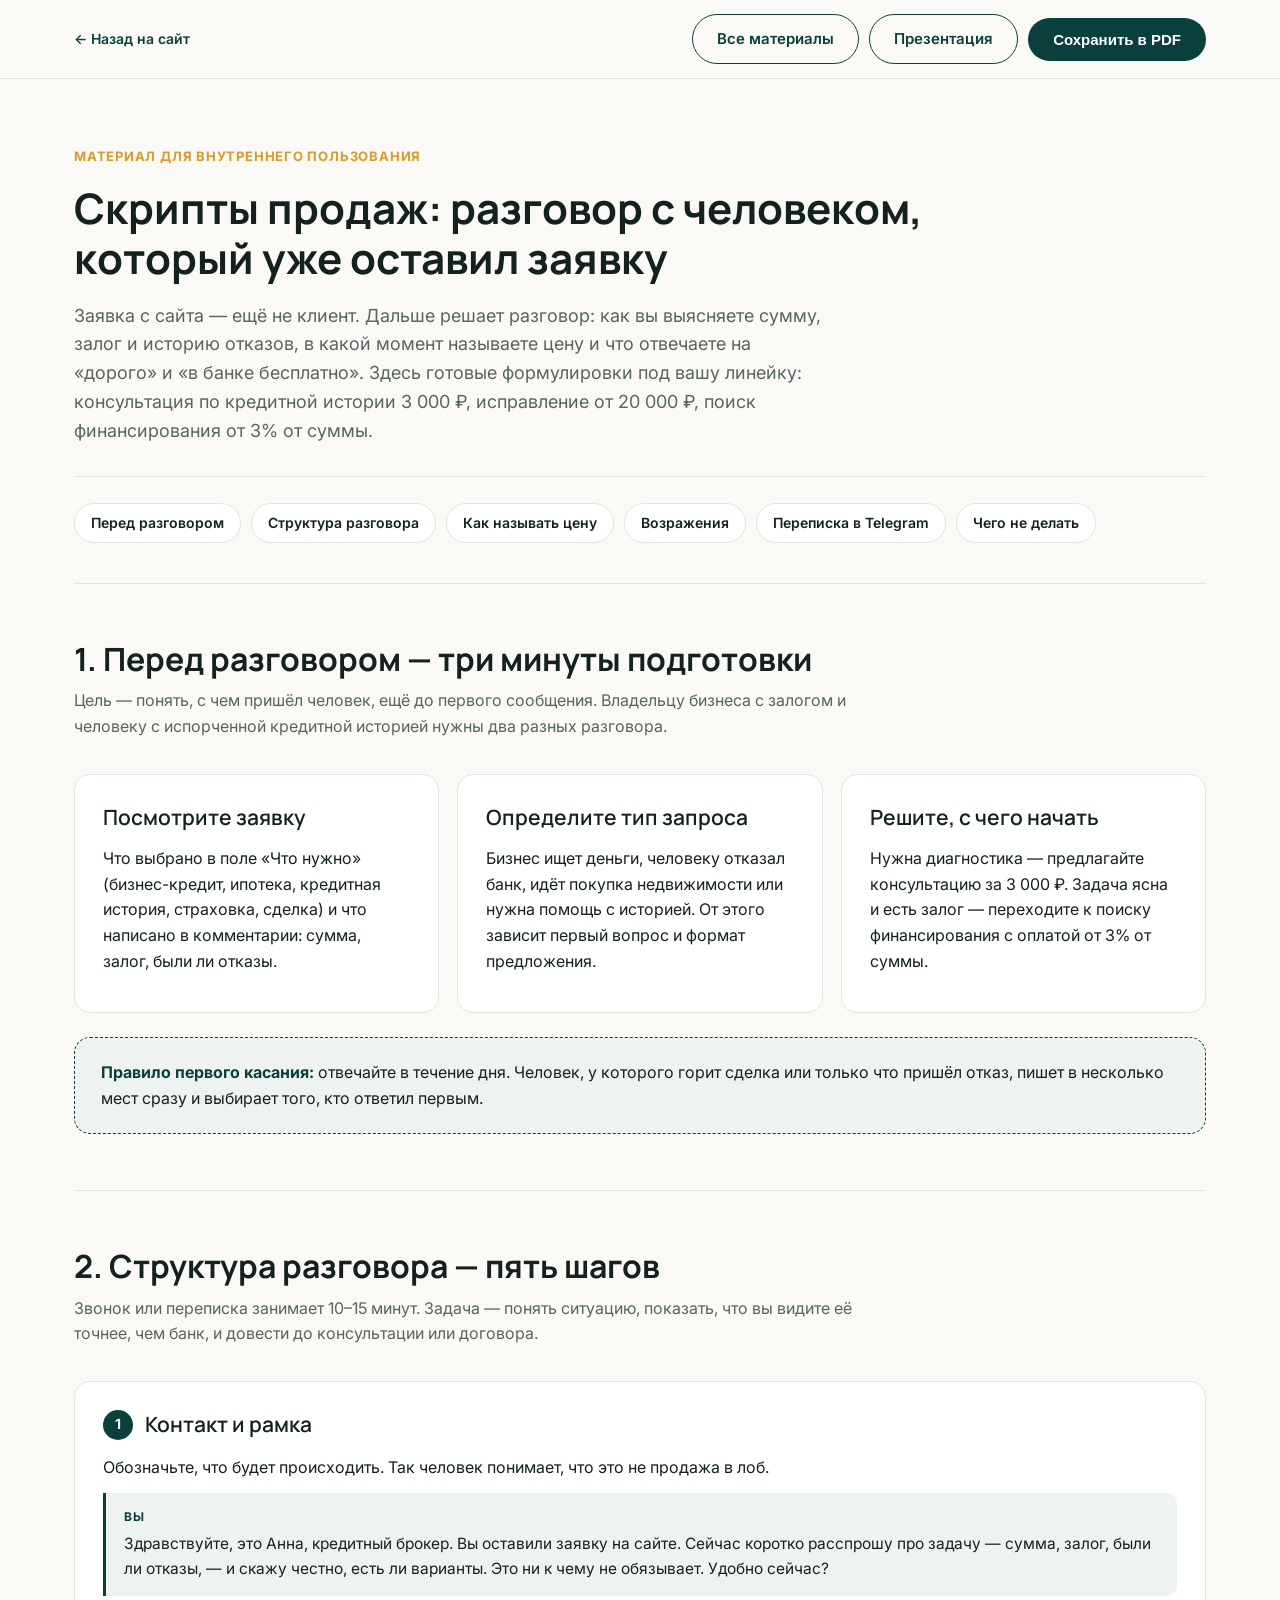
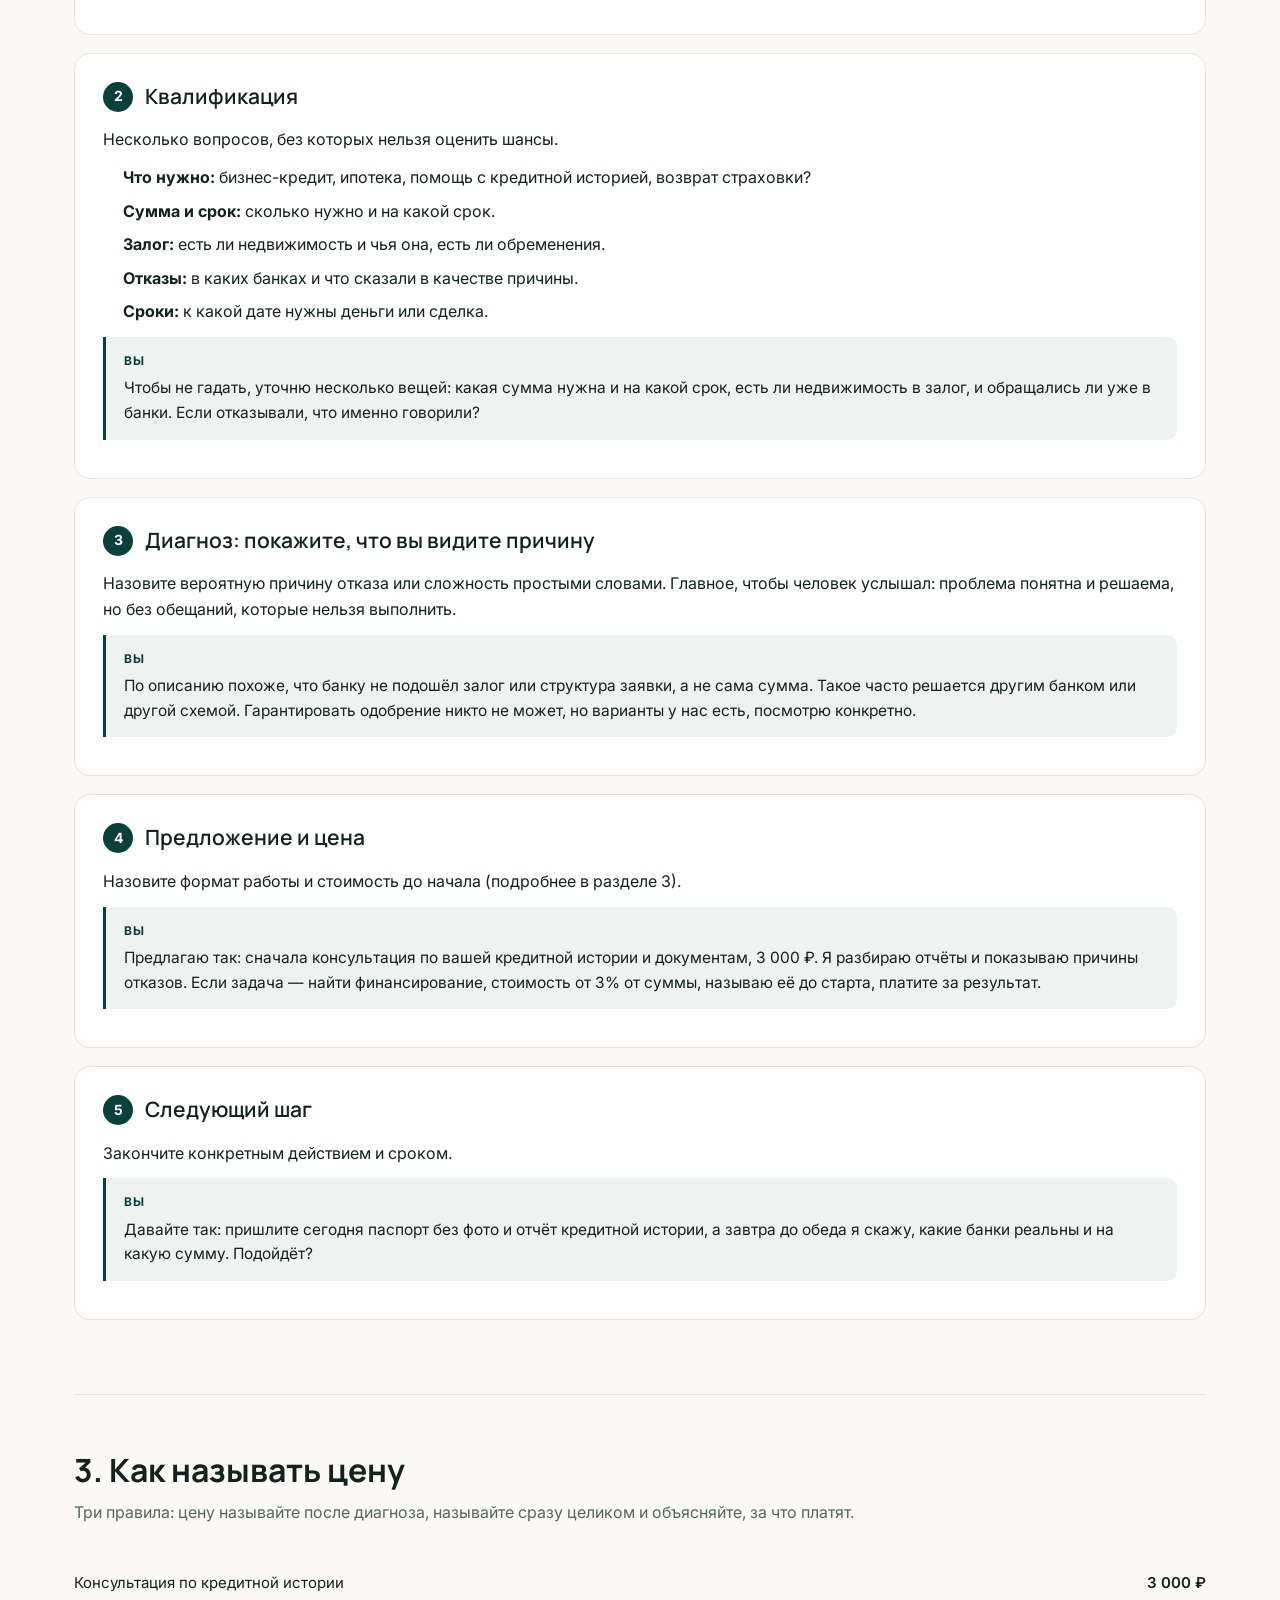
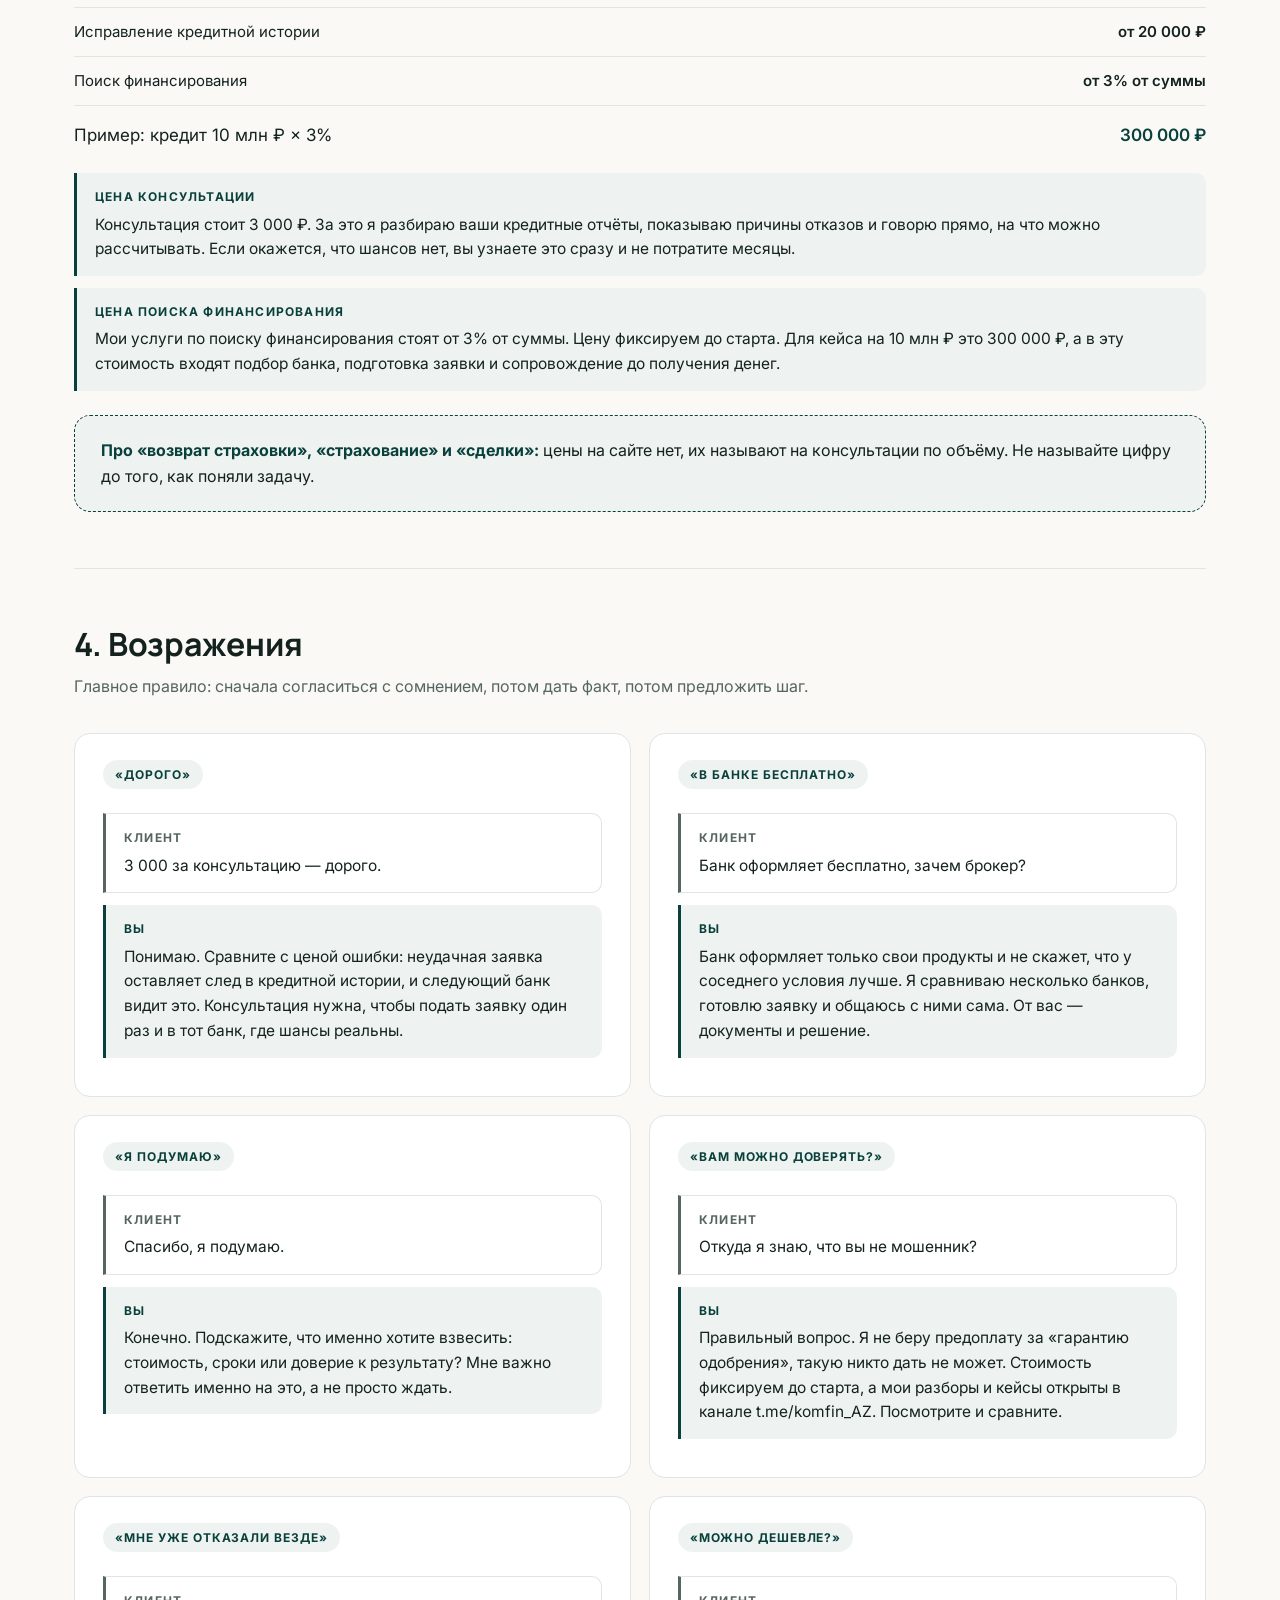
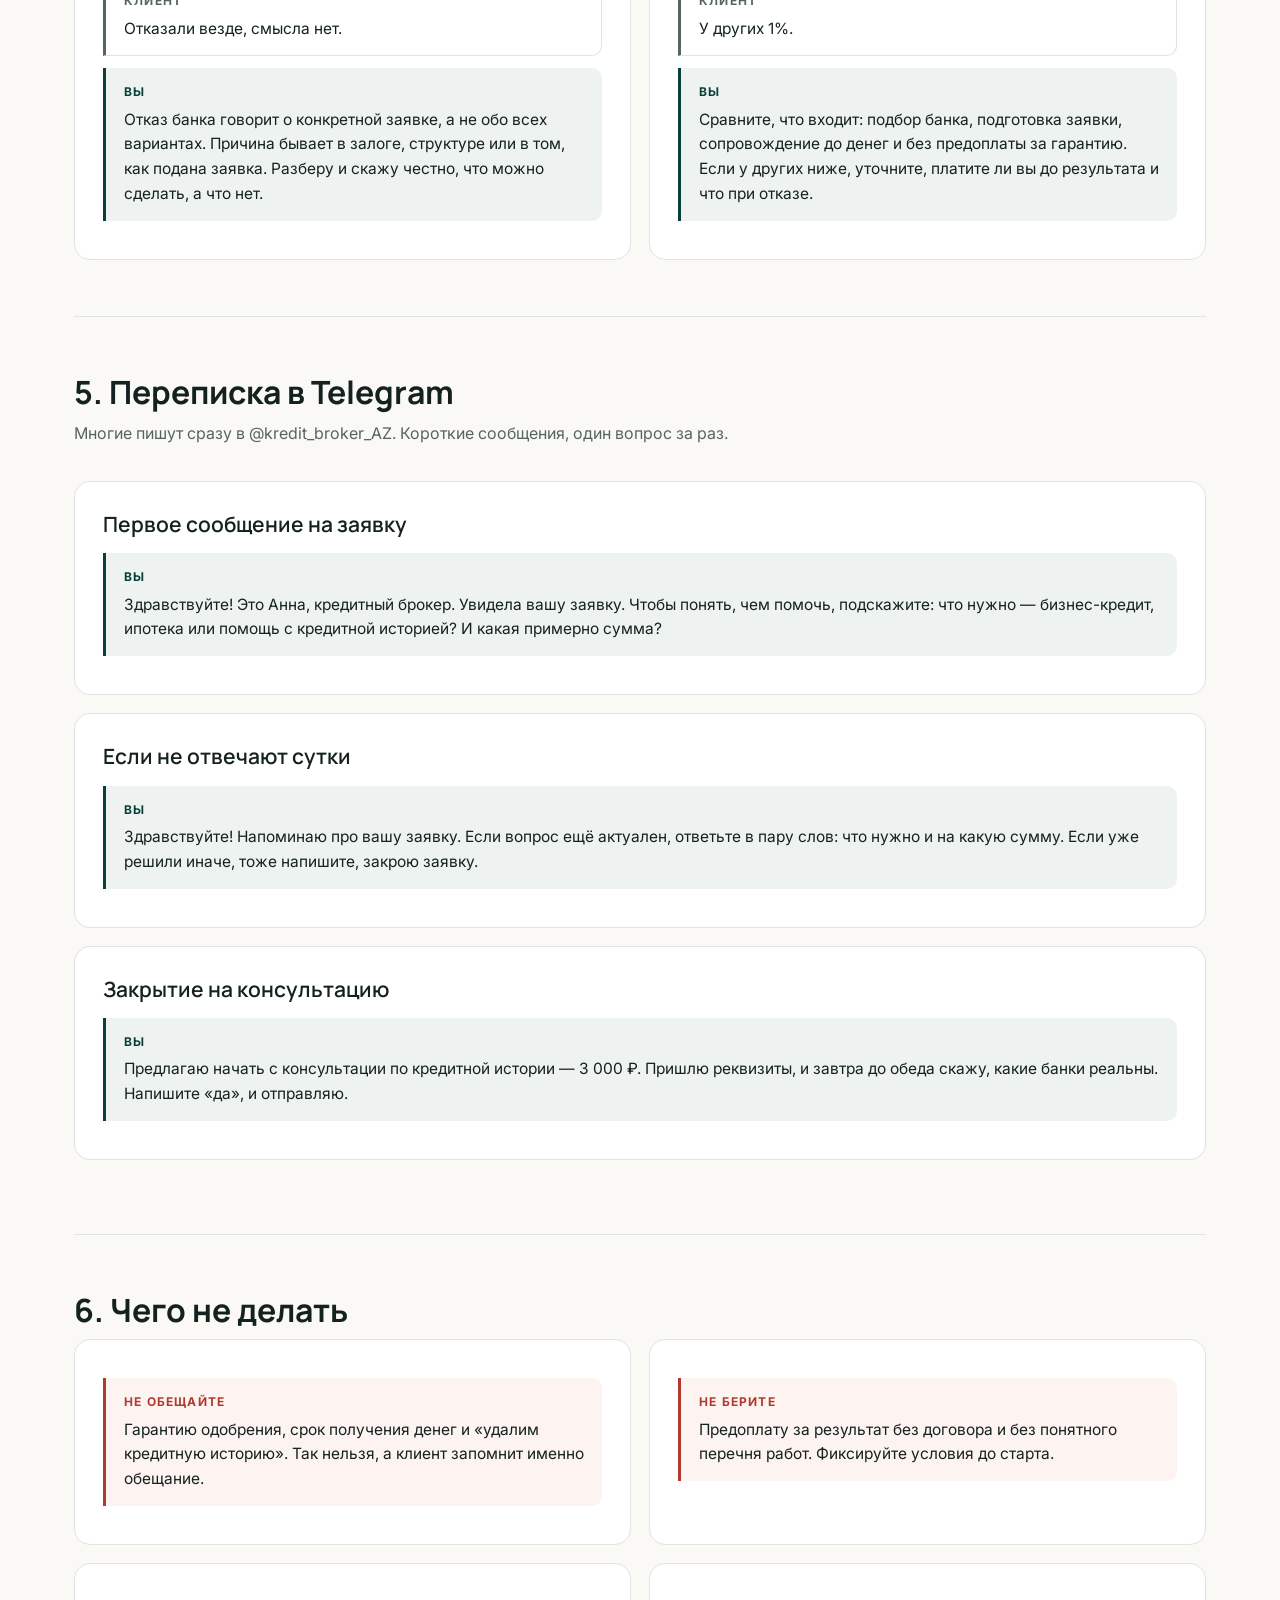
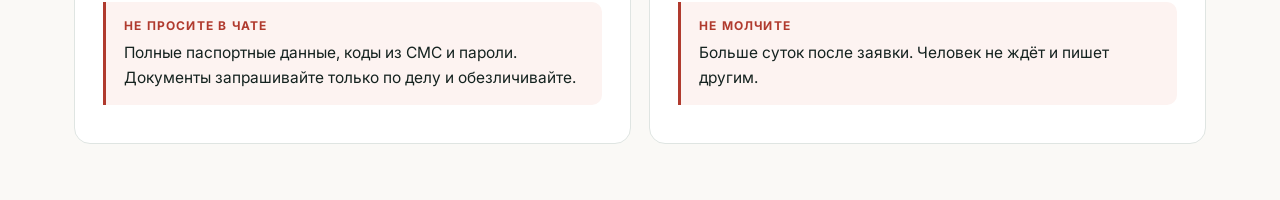
<file: scripts.html>
<!DOCTYPE html>
<html lang="ru">
<head>
<meta charset="UTF-8">
<meta name="viewport" content="width=device-width, initial-scale=1.0">
<title>Скрипты продаж — Анна Захарова</title>
<meta name="description" content="Что говорить в переписке и на звонке, когда заявка на кредит, ипотеку или исправление кредитной истории уже пришла: структура разговора, цена, возражения.">
<meta name="robots" content="noindex">
<link rel="preconnect" href="https://fonts.googleapis.com">
<link rel="preconnect" href="https://fonts.gstatic.com" crossorigin>
<link href="https://fonts.googleapis.com/css2?family=Manrope:wght@600;700;800&family=Inter:wght@400;500;600;700;800&display=swap" rel="stylesheet">
<link rel="stylesheet" href="styles.css">
<link rel="stylesheet" href="materials.css?v=3">
</head>
<body>

<div class="doc-bar">
  <div class="doc-bar__inner">
    <a href="index.html" class="doc-bar__back">← <span>Назад на сайт</span></a>
    <div class="doc-bar__actions">
      <a href="materials.html" class="btn btn--ghost">Все материалы</a>
      <a href="presentation.html" class="btn btn--ghost">Презентация</a>
      <button class="btn btn--primary" onclick="window.print()">Сохранить в PDF</button>
    </div>
  </div>
</div>

<div class="container">

  <section class="doc-hero">
    <p class="eyebrow">Материал для внутреннего пользования</p>
    <h1>Скрипты продаж: разговор с человеком, который уже оставил заявку</h1>
    <p class="doc-hero__lead">Заявка с сайта — ещё не клиент. Дальше решает разговор: как вы выясняете сумму, залог и историю отказов, в какой момент называете цену и что отвечаете на «дорого» и «в банке бесплатно». Здесь готовые формулировки под вашу линейку: консультация по кредитной истории 3 000 ₽, исправление от 20 000 ₽, поиск финансирования от 3% от суммы.</p>
    <nav class="toc">
      <a href="#prep">Перед разговором</a>
      <a href="#call">Структура разговора</a>
      <a href="#price">Как называть цену</a>
      <a href="#objections">Возражения</a>
      <a href="#chat">Переписка в Telegram</a>
      <a href="#stop">Чего не делать</a>
    </nav>
  </section>

  <section class="doc-section" id="prep">
    <h2>1. Перед разговором — три минуты подготовки</h2>
    <p class="doc-section__lead">Цель — понять, с чем пришёл человек, ещё до первого сообщения. Владельцу бизнеса с залогом и человеку с испорченной кредитной историей нужны два разных разговора.</p>

    <div class="grid-3">
      <div class="card">
        <p class="card__title">Посмотрите заявку</p>
        <p>Что выбрано в поле «Что нужно» (бизнес-кредит, ипотека, кредитная история, страховка, сделка) и что написано в комментарии: сумма, залог, были ли отказы.</p>
      </div>
      <div class="card">
        <p class="card__title">Определите тип запроса</p>
        <p>Бизнес ищет деньги, человеку отказал банк, идёт покупка недвижимости или нужна помощь с историей. От этого зависит первый вопрос и формат предложения.</p>
      </div>
      <div class="card">
        <p class="card__title">Решите, с чего начать</p>
        <p>Нужна диагностика — предлагайте консультацию за 3 000 ₽. Задача ясна и есть залог — переходите к поиску финансирования с оплатой от 3% от суммы.</p>
      </div>
    </div>

    <div class="tip">
      <strong>Правило первого касания:</strong> отвечайте в течение дня. Человек, у которого горит сделка или только что пришёл отказ, пишет в несколько мест сразу и выбирает того, кто ответил первым.
    </div>
  </section>

  <section class="doc-section" id="call">
    <h2>2. Структура разговора — пять шагов</h2>
    <p class="doc-section__lead">Звонок или переписка занимает 10–15 минут. Задача — понять ситуацию, показать, что вы видите её точнее, чем банк, и довести до консультации или договора.</p>

    <div class="card">
      <div class="card__head"><span class="card__step">1</span><p class="card__title">Контакт и рамка</p></div>
      <p>Обозначьте, что будет происходить. Так человек понимает, что это не продажа в лоб.</p>
      <div class="say">
        <span class="say__who">Вы</span>
        Здравствуйте, это Анна, кредитный брокер. Вы оставили заявку на сайте. Сейчас коротко расспрошу про задачу — сумма, залог, были ли отказы, — и скажу честно, есть ли варианты. Это ни к чему не обязывает. Удобно сейчас?
      </div>
    </div>

    <div class="card">
      <div class="card__head"><span class="card__step">2</span><p class="card__title">Квалификация</p></div>
      <p>Несколько вопросов, без которых нельзя оценить шансы.</p>
      <ul class="ul">
        <li><b>Что нужно:</b> бизнес-кредит, ипотека, помощь с кредитной историей, возврат страховки?</li>
        <li><b>Сумма и срок:</b> сколько нужно и на какой срок.</li>
        <li><b>Залог:</b> есть ли недвижимость и чья она, есть ли обременения.</li>
        <li><b>Отказы:</b> в каких банках и что сказали в качестве причины.</li>
        <li><b>Сроки:</b> к какой дате нужны деньги или сделка.</li>
      </ul>
      <div class="say">
        <span class="say__who">Вы</span>
        Чтобы не гадать, уточню несколько вещей: какая сумма нужна и на какой срок, есть ли недвижимость в залог, и обращались ли уже в банки. Если отказывали, что именно говорили?
      </div>
    </div>

    <div class="card">
      <div class="card__head"><span class="card__step">3</span><p class="card__title">Диагноз: покажите, что вы видите причину</p></div>
      <p>Назовите вероятную причину отказа или сложность простыми словами. Главное, чтобы человек услышал: проблема понятна и решаема, но без обещаний, которые нельзя выполнить.</p>
      <div class="say">
        <span class="say__who">Вы</span>
        По описанию похоже, что банку не подошёл залог или структура заявки, а не сама сумма. Такое часто решается другим банком или другой схемой. Гарантировать одобрение никто не может, но варианты у нас есть, посмотрю конкретно.
      </div>
    </div>

    <div class="card">
      <div class="card__head"><span class="card__step">4</span><p class="card__title">Предложение и цена</p></div>
      <p>Назовите формат работы и стоимость до начала (подробнее в разделе 3).</p>
      <div class="say">
        <span class="say__who">Вы</span>
        Предлагаю так: сначала консультация по вашей кредитной истории и документам, 3 000 ₽. Я разбираю отчёты и показываю причины отказов. Если задача — найти финансирование, стоимость от 3% от суммы, называю её до старта, платите за результат.
      </div>
    </div>

    <div class="card">
      <div class="card__head"><span class="card__step">5</span><p class="card__title">Следующий шаг</p></div>
      <p>Закончите конкретным действием и сроком.</p>
      <div class="say">
        <span class="say__who">Вы</span>
        Давайте так: пришлите сегодня паспорт без фото и отчёт кредитной истории, а завтра до обеда я скажу, какие банки реальны и на какую сумму. Подойдёт?
      </div>
    </div>
  </section>

  <section class="doc-section" id="price">
    <h2>3. Как называть цену</h2>
    <p class="doc-section__lead">Три правила: цену называйте после диагноза, называйте сразу целиком и объясняйте, за что платят.</p>

    <table class="calc">
      <tr><td>Консультация по кредитной истории</td><td>3 000 ₽</td></tr>
      <tr><td>Исправление кредитной истории</td><td>от 20 000 ₽</td></tr>
      <tr><td>Поиск финансирования</td><td>от 3% от суммы</td></tr>
      <tr><td>Пример: кредит 10 млн ₽ × 3%</td><td>300 000 ₽</td></tr>
    </table>

    <div class="say">
      <span class="say__who">Цена консультации</span>
      Консультация стоит 3 000 ₽. За это я разбираю ваши кредитные отчёты, показываю причины отказов и говорю прямо, на что можно рассчитывать. Если окажется, что шансов нет, вы узнаете это сразу и не потратите месяцы.
    </div>
    <div class="say">
      <span class="say__who">Цена поиска финансирования</span>
      Мои услуги по поиску финансирования стоят от 3% от суммы. Цену фиксируем до старта. Для кейса на 10 млн ₽ это 300 000 ₽, а в эту стоимость входят подбор банка, подготовка заявки и сопровождение до получения денег.
    </div>
    <div class="tip">
      <strong>Про «возврат страховки», «страхование» и «сделки»:</strong> цены на сайте нет, их называют на консультации по объёму. Не называйте цифру до того, как поняли задачу.
    </div>
  </section>

  <section class="doc-section" id="objections">
    <h2>4. Возражения</h2>
    <p class="doc-section__lead">Главное правило: сначала согласиться с сомнением, потом дать факт, потом предложить шаг.</p>

    <div class="grid-2">
      <div class="card">
        <span class="tag">«Дорого»</span>
        <div class="say say--client"><span class="say__who">Клиент</span>3 000 за консультацию — дорого.</div>
        <div class="say"><span class="say__who">Вы</span>Понимаю. Сравните с ценой ошибки: неудачная заявка оставляет след в кредитной истории, и следующий банк видит это. Консультация нужна, чтобы подать заявку один раз и в тот банк, где шансы реальны.</div>
      </div>
      <div class="card">
        <span class="tag">«В банке бесплатно»</span>
        <div class="say say--client"><span class="say__who">Клиент</span>Банк оформляет бесплатно, зачем брокер?</div>
        <div class="say"><span class="say__who">Вы</span>Банк оформляет только свои продукты и не скажет, что у соседнего условия лучше. Я сравниваю несколько банков, готовлю заявку и общаюсь с ними сама. От вас — документы и решение.</div>
      </div>
      <div class="card">
        <span class="tag">«Я подумаю»</span>
        <div class="say say--client"><span class="say__who">Клиент</span>Спасибо, я подумаю.</div>
        <div class="say"><span class="say__who">Вы</span>Конечно. Подскажите, что именно хотите взвесить: стоимость, сроки или доверие к результату? Мне важно ответить именно на это, а не просто ждать.</div>
      </div>
      <div class="card">
        <span class="tag">«Вам можно доверять?»</span>
        <div class="say say--client"><span class="say__who">Клиент</span>Откуда я знаю, что вы не мошенник?</div>
        <div class="say"><span class="say__who">Вы</span>Правильный вопрос. Я не беру предоплату за «гарантию одобрения», такую никто дать не может. Стоимость фиксируем до старта, а мои разборы и кейсы открыты в канале t.me/komfin_AZ. Посмотрите и сравните.</div>
      </div>
      <div class="card">
        <span class="tag">«Мне уже отказали везде»</span>
        <div class="say say--client"><span class="say__who">Клиент</span>Отказали везде, смысла нет.</div>
        <div class="say"><span class="say__who">Вы</span>Отказ банка говорит о конкретной заявке, а не обо всех вариантах. Причина бывает в залоге, структуре или в том, как подана заявка. Разберу и скажу честно, что можно сделать, а что нет.</div>
      </div>
      <div class="card">
        <span class="tag">«Можно дешевле?»</span>
        <div class="say say--client"><span class="say__who">Клиент</span>У других 1%.</div>
        <div class="say"><span class="say__who">Вы</span>Сравните, что входит: подбор банка, подготовка заявки, сопровождение до денег и без предоплаты за гарантию. Если у других ниже, уточните, платите ли вы до результата и что при отказе.</div>
      </div>
    </div>
  </section>

  <section class="doc-section" id="chat">
    <h2>5. Переписка в Telegram</h2>
    <p class="doc-section__lead">Многие пишут сразу в @kredit_broker_AZ. Короткие сообщения, один вопрос за раз.</p>

    <div class="card">
      <p class="card__title">Первое сообщение на заявку</p>
      <div class="say">
        <span class="say__who">Вы</span>
        Здравствуйте! Это Анна, кредитный брокер. Увидела вашу заявку. Чтобы понять, чем помочь, подскажите: что нужно — бизнес-кредит, ипотека или помощь с кредитной историей? И какая примерно сумма?
      </div>
    </div>
    <div class="card">
      <p class="card__title">Если не отвечают сутки</p>
      <div class="say">
        <span class="say__who">Вы</span>
        Здравствуйте! Напоминаю про вашу заявку. Если вопрос ещё актуален, ответьте в пару слов: что нужно и на какую сумму. Если уже решили иначе, тоже напишите, закрою заявку.
      </div>
    </div>
    <div class="card">
      <p class="card__title">Закрытие на консультацию</p>
      <div class="say">
        <span class="say__who">Вы</span>
        Предлагаю начать с консультации по кредитной истории — 3 000 ₽. Пришлю реквизиты, и завтра до обеда скажу, какие банки реальны. Напишите «да», и отправляю.
      </div>
    </div>
  </section>

  <section class="doc-section" id="stop">
    <h2>6. Чего не делать</h2>
    <div class="grid-2">
      <div class="card">
        <div class="say say--stop"><span class="say__who">Не обещайте</span>Гарантию одобрения, срок получения денег и «удалим кредитную историю». Так нельзя, а клиент запомнит именно обещание.</div>
      </div>
      <div class="card">
        <div class="say say--stop"><span class="say__who">Не берите</span>Предоплату за результат без договора и без понятного перечня работ. Фиксируйте условия до старта.</div>
      </div>
      <div class="card">
        <div class="say say--stop"><span class="say__who">Не просите в чате</span>Полные паспортные данные, коды из СМС и пароли. Документы запрашивайте только по делу и обезличивайте.</div>
      </div>
      <div class="card">
        <div class="say say--stop"><span class="say__who">Не молчите</span>Больше суток после заявки. Человек не ждёт и пишет другим.</div>
      </div>
    </div>
  </section>

</div>

</body>
</html>
</file>
<file: styles.css>
:root {
  --clr-bg: #faf9f6;
  --clr-bg-alt: #eef3f1;
  --clr-surface: #ffffff;
  --clr-ink: #14221f;
  --clr-ink-soft: #566560;
  --clr-accent: #0f5c55;
  --clr-accent-dark: #0a403b;
  --clr-gold: #d99a2b;
  --clr-border: #dfe5e2;
  --radius: 16px;
  --shadow: 0 20px 50px -25px rgba(10, 64, 59, 0.32);
  --font-head: 'Manrope', sans-serif;
  --font-body: 'Inter', sans-serif;
}

* { box-sizing: border-box; }
html { scroll-behavior: smooth; }
body {
  margin: 0;
  font-family: var(--font-body);
  background: var(--clr-bg);
  color: var(--clr-ink);
  line-height: 1.6;
}
img { max-width: 100%; display: block; }
a { color: inherit; text-decoration: none; }
ul { margin: 0; padding: 0; list-style: none; }
h1, h2, h3 { font-family: var(--font-head); font-weight: 700; margin: 0 0 12px; color: var(--clr-ink); }
p { margin: 0 0 12px; }

.container { max-width: 1180px; margin: 0 auto; padding: 0 24px; }

.btn {
  display: inline-flex; align-items: center; justify-content: center;
  padding: 12px 24px; border-radius: 999px; font-weight: 600; font-size: 15px;
  border: 1px solid transparent; cursor: pointer; transition: transform .18s ease, box-shadow .18s ease, background .18s ease;
  white-space: nowrap;
}
.btn--primary { background: var(--clr-accent-dark); color: #fff; }
.btn--primary:hover { background: var(--clr-accent); transform: translateY(-2px); box-shadow: 0 12px 24px -12px rgba(10,64,59,.55); }
.btn--ghost { background: transparent; color: var(--clr-accent-dark); border-color: var(--clr-accent-dark); }
.btn--ghost:hover { background: var(--clr-accent-dark); color: #fff; }
.btn--lg { padding: 15px 30px; font-size: 16px; }

.section-tag {
  display: inline-block; font-size: 13px; font-weight: 700; letter-spacing: .08em; text-transform: uppercase;
  color: var(--clr-accent-dark); margin-bottom: 12px;
}
.section-tag--light { color: #bfe3de; }
.section-lead { max-width: 640px; color: var(--clr-ink-soft); font-size: 17px; }

/* HEADER */
.header {
  position: sticky; top: 0; z-index: 100; background: rgba(250, 249, 246, .92);
  backdrop-filter: blur(10px); border-bottom: 1px solid transparent; transition: border-color .2s, box-shadow .2s;
}
.header.scrolled { border-color: var(--clr-border); box-shadow: 0 8px 24px -20px rgba(0,0,0,.2); }
.header__inner {
  display: flex; align-items: center; justify-content: space-between; gap: 24px; min-width: 0; padding: 16px 24px;
}
.logo { display: flex; align-items: center; gap: 10px; font-family: var(--font-head); font-size: 20px; font-weight: 800; flex-shrink: 0; color: var(--clr-ink); }
.logo__mark { flex-shrink: 0; color: var(--clr-accent-dark); }
.logo span { color: var(--clr-gold); }
.nav { display: flex; gap: 22px; }
.nav a { font-size: 14.5px; font-weight: 500; color: var(--clr-ink-soft); white-space: nowrap; transition: color .15s; }
.nav a:hover { color: var(--clr-accent-dark); }
.header__actions { display: flex; align-items: center; gap: 16px; flex-shrink: 0; }
.header__phone { font-weight: 600; font-size: 14.5px; white-space: nowrap; }
.burger { display: none; flex-direction: column; gap: 5px; background: none; border: none; cursor: pointer; padding: 4px; }
.burger span { width: 22px; height: 2px; background: var(--clr-ink); border-radius: 2px; }

/* HERO */
.hero { padding: 72px 0 64px; background: linear-gradient(180deg, var(--clr-bg-alt), var(--clr-bg)); }
.hero__inner { display: grid; grid-template-columns: 1.15fr .85fr; gap: 56px; align-items: center; }
.eyebrow { display: inline-block; font-size: 13px; font-weight: 700; letter-spacing: .06em; text-transform: uppercase; color: var(--clr-gold); margin-bottom: 16px; }
.hero h1 { font-size: 42px; line-height: 1.18; margin-bottom: 18px; }
.hero__lead { font-size: 18px; color: var(--clr-ink-soft); margin-bottom: 28px; }
.hero__cta { display: flex; gap: 14px; flex-wrap: wrap; margin-bottom: 40px; }
.hero__stats { display: flex; gap: 36px; flex-wrap: wrap; }
.stat__num { display: block; font-family: var(--font-head); font-size: 32px; font-weight: 800; color: var(--clr-accent-dark); }
.stat__label { font-size: 13.5px; color: var(--clr-ink-soft); }

.hero__card {
  background: var(--clr-surface); border-radius: var(--radius); box-shadow: var(--shadow);
  overflow: hidden; border: 1px solid var(--clr-border);
}
.hero__card-photo {
  height: 220px; display: flex; flex-direction: column; align-items: center; justify-content: center; gap: 14px;
  background: linear-gradient(135deg, var(--clr-accent), var(--clr-accent-dark));
  color: #fff;
}
.hero__logo-mark { flex-shrink: 0; }
.hero__logo-word { font-family: var(--font-head); font-size: 19px; font-weight: 700; letter-spacing: .04em; }
.hero__card-body { padding: 26px; }
.hero__card-quote { font-family: var(--font-head); font-weight: 600; font-size: 17px; color: var(--clr-ink); }
.hero__card-name { font-size: 14px; color: var(--clr-ink-soft); font-weight: 600; }

/* ADVANTAGES */
.adv-section { padding: 88px 0; }
.adv-section h2, .services h2, .price-section h2, .process h2, .reviews h2, .faq h2, .form-section h2 { font-size: 34px; }
.adv-grid { display: grid; grid-template-columns: repeat(3, 1fr); gap: 28px; margin-top: 40px; }
.adv { background: var(--clr-surface); border: 1px solid var(--clr-border); border-radius: var(--radius); padding: 28px; }
.adv__icon { width: 46px; height: 46px; border-radius: 12px; background: var(--clr-bg-alt); color: var(--clr-accent-dark); display: flex; align-items: center; justify-content: center; margin-bottom: 16px; }
.adv__icon svg { width: 24px; height: 24px; }
.adv h3 { font-size: 18px; }
.adv p { color: var(--clr-ink-soft); font-size: 15px; margin: 0; }

/* SERVICES */
.services { padding: 0 0 88px; }
.services-grid { display: grid; grid-template-columns: repeat(3, 1fr); gap: 24px; margin-top: 40px; }
.service { background: var(--clr-surface); border: 1px solid var(--clr-border); border-radius: var(--radius); padding: 26px; display: flex; flex-direction: column; }
.service--accent { background: linear-gradient(160deg, var(--clr-accent-dark), var(--clr-accent)); color: #fff; border: none; }
.service--accent h3, .service--accent .service__price { color: #fff; }
.service--accent .service__badge { background: rgba(255,255,255,.18); color: #fff; }
.service__badge { align-self: flex-start; font-size: 12px; font-weight: 700; text-transform: uppercase; letter-spacing: .04em; background: var(--clr-bg-alt); color: var(--clr-accent-dark); padding: 5px 12px; border-radius: 999px; margin-bottom: 14px; }
.service h3 { font-size: 19px; }
.service p { color: var(--clr-ink-soft); font-size: 14.5px; flex: 1; }
.service--accent p { color: rgba(255,255,255,.88); }
.service__price { font-weight: 700; font-size: 16px; margin-top: 8px; }

/* CAMP (payment model) */
.camp { background: linear-gradient(150deg, #0f4f49, #082e2a); color: #eef2f8; padding: 88px 0; }
.camp__inner { display: grid; grid-template-columns: 1.2fr .8fr; gap: 48px; align-items: center; }
.camp h2 { color: #fff; font-size: 34px; }
.camp__lead { color: #bcd6d1; font-size: 17px; }
.camp__list { margin: 20px 0 28px; display: flex; flex-direction: column; gap: 10px; }
.camp__list li { padding-left: 26px; position: relative; color: #d6ebe7; font-size: 15px; }
.camp__list li::before { content: '✓'; position: absolute; left: 0; color: var(--clr-gold); font-weight: 700; }
.camp__card { background: rgba(255,255,255,.06); border: 1px solid rgba(255,255,255,.15); border-radius: var(--radius); padding: 28px; backdrop-filter: blur(6px); }
.camp__card-row { display: flex; justify-content: space-between; padding: 14px 0; border-bottom: 1px solid rgba(255,255,255,.12); font-size: 15px; }
.camp__card-row:last-child { border-bottom: none; }
.camp__card-row span { color: #a2c6c0; }
.camp__card-row strong { color: #fff; }

/* PRICE */
.price-section { padding: 88px 0; }
.price-table { margin-top: 36px; border: 1px solid var(--clr-border); border-radius: var(--radius); overflow: hidden; background: var(--clr-surface); }
.price-row { display: grid; grid-template-columns: 1.6fr 1.4fr 1.2fr; gap: 12px; padding: 16px 24px; border-bottom: 1px solid var(--clr-border); font-size: 15px; align-items: center; }
.price-row:last-child { border-bottom: none; }
.price-row--head { background: var(--clr-bg-alt); font-weight: 700; font-size: 13px; text-transform: uppercase; letter-spacing: .04em; color: var(--clr-ink-soft); }
.price-row--accent { background: #e8f3f1; font-weight: 700; }
.price-row span:last-child { text-align: right; font-weight: 600; }
.price-row--head span:last-child { font-weight: 700; }
.price-note { margin-top: 18px; font-size: 13.5px; color: var(--clr-ink-soft); }

/* PROCESS */
.process { padding: 0 0 88px; }
.process-grid { display: grid; grid-template-columns: repeat(5, 1fr); gap: 20px; margin-top: 40px; }
.step { text-align: center; }
.step__num {
  display: flex; align-items: center; justify-content: center; width: 44px; height: 44px; margin: 0 auto 16px;
  border-radius: 50%; background: var(--clr-accent-dark); color: #fff; font-family: var(--font-head); font-weight: 700; font-size: 18px;
}
.step h3 { font-size: 16px; }
.step p { font-size: 14px; color: var(--clr-ink-soft); }

/* WHO IT'S FOR */
.reviews { padding: 0 0 88px; }
.reviews-grid { display: grid; grid-template-columns: repeat(3, 1fr); gap: 24px; margin-top: 40px; }
.review { background: var(--clr-surface); border: 1px solid var(--clr-border); border-radius: var(--radius); padding: 26px; }
.review h3 { font-size: 17px; }
.review p { color: var(--clr-ink-soft); font-size: 14.5px; margin: 0; }
.reviews__note { margin-top: 20px; font-size: 13px; color: var(--clr-ink-soft); opacity: .8; }

/* FAQ */
.faq { padding: 0 0 88px; }
.faq__list { margin-top: 36px; display: flex; flex-direction: column; gap: 12px; max-width: 760px; }
.faq__item { background: var(--clr-surface); border: 1px solid var(--clr-border); border-radius: 12px; padding: 18px 22px; }
.faq__item summary { cursor: pointer; font-weight: 600; font-size: 16px; list-style: none; position: relative; padding-right: 24px; }
.faq__item summary::-webkit-details-marker { display: none; }
.faq__item summary::after { content: '+'; position: absolute; right: 0; top: 0; font-size: 20px; color: var(--clr-accent-dark); }
.faq__item[open] summary::after { content: '−'; }
.faq__item p { margin-top: 12px; color: var(--clr-ink-soft); font-size: 15px; }

/* FORM */
.form-section { padding: 0 0 96px; }
.form-section__inner { display: grid; grid-template-columns: 1.1fr .9fr; gap: 32px; align-items: stretch; }
.form-card { background: var(--clr-surface); border: 1px solid var(--clr-border); border-radius: var(--radius); padding: 36px; box-shadow: var(--shadow); }
.form { display: flex; flex-direction: column; gap: 16px; margin-top: 8px; }
.form label { display: flex; flex-direction: column; gap: 6px; font-size: 14px; font-weight: 600; color: var(--clr-ink-soft); }
.form input, .form select, .form textarea {
  font-family: var(--font-body); font-size: 15px; padding: 12px 14px; border-radius: 10px; border: 1px solid var(--clr-border);
  background: var(--clr-bg); color: var(--clr-ink); resize: vertical;
}
.form input:focus, .form select:focus, .form textarea:focus { outline: none; border-color: var(--clr-accent-dark); }
.form-note { font-size: 12.5px; color: var(--clr-ink-soft); margin-top: -4px; }
.info-card { border-radius: var(--radius); border: 1px solid var(--clr-border); background: var(--clr-bg-alt); padding: 32px; display: flex; flex-direction: column; justify-content: center; gap: 16px; }
.info-card h3 { font-size: 19px; }
.info-card p { color: var(--clr-ink-soft); font-size: 15px; margin: 0; }
.info-card__list { display: flex; flex-direction: column; gap: 12px; margin-top: 4px; }
.info-card__list li { padding-left: 24px; position: relative; font-size: 14.5px; color: var(--clr-ink-soft); }
.info-card__list li::before { content: '✓'; position: absolute; left: 0; color: var(--clr-accent-dark); font-weight: 700; }

/* FOOTER */
.footer { background: #082e2a; color: #bcd6d1; padding: 64px 0 0; }
.footer__inner { display: grid; grid-template-columns: 1.5fr 1fr 1fr 1fr; gap: 32px; padding-bottom: 40px; }
.footer__col { display: flex; flex-direction: column; gap: 10px; }
.footer__col h4 { color: #fff; font-family: var(--font-body); font-size: 14px; text-transform: uppercase; letter-spacing: .05em; margin-bottom: 4px; }
.footer__col a { color: #9fc3bd; font-size: 14.5px; }
.footer__col a:hover { color: #fff; }
.logo--footer { color: #fff; }
.logo--footer span { color: var(--clr-gold); }
.footer__legal { font-size: 12.5px; color: #74a09a; line-height: 1.7; }
.footer__bottom { border-top: 1px solid rgba(255,255,255,.12); padding: 20px 24px; font-size: 13px; color: #74a09a; text-align: center; }

/* FAB */
.fab {
  position: fixed; bottom: 24px; right: 24px; width: 56px; height: 56px; border-radius: 50%;
  background: var(--clr-accent-dark); color: #fff; display: flex; align-items: center; justify-content: center;
  box-shadow: 0 12px 24px -8px rgba(0,0,0,.35); z-index: 90; transition: transform .2s;
}
.fab:hover { transform: scale(1.08); }
.fab svg { width: 26px; height: 26px; }

/* REVEAL */
.reveal { opacity: 0; transform: translateY(24px); transition: opacity .6s ease, transform .6s ease; }
.reveal.is-visible { opacity: 1; transform: none; }

/* RESPONSIVE */
@media (max-width: 1180px) {
  .nav { gap: 16px; }
  .nav a { font-size: 14px; }
}
@media (max-width: 1100px) {
  .nav { display: none; }
  .burger { display: flex; }
  .nav.is-open {
    display: flex; flex-direction: column; position: absolute; top: 100%; left: 0; right: 0;
    background: var(--clr-surface); padding: 20px 24px; gap: 16px; border-bottom: 1px solid var(--clr-border);
  }
}
@media (max-width: 900px) {
  .hero__inner { grid-template-columns: 1fr; }
  .hero__card { order: -1; }
  .adv-grid, .services-grid, .reviews-grid { grid-template-columns: repeat(2, 1fr); }
  .process-grid { grid-template-columns: repeat(3, 1fr); }
  .camp__inner { grid-template-columns: 1fr; }
  .form-section__inner { grid-template-columns: 1fr; }
  .footer__inner { grid-template-columns: 1fr 1fr; }
  .price-row { grid-template-columns: 1.6fr 1fr .8fr; font-size: 13.5px; padding: 14px 16px; }
}
@media (max-width: 560px) {
  .header__phone { display: none; }
  .hero h1 { font-size: 30px; }
  .adv-grid, .services-grid, .reviews-grid, .process-grid { grid-template-columns: 1fr; }
  .hero__stats { gap: 24px; }
  .footer__inner { grid-template-columns: 1fr; }
}
@media (max-width: 380px) {
  .logo span { display: none; }
}

.case { margin-top: 28px; background: var(--clr-surface); border: 1px solid var(--clr-border); border-left: 4px solid var(--clr-gold); border-radius: var(--radius); padding: 24px 28px; max-width: 760px; }
.case strong { font-family: var(--font-head); font-size: 22px; color: var(--clr-accent-dark); display: block; margin-bottom: 6px; }
.case p { margin: 0; color: var(--clr-ink-soft); font-size: 15px; }
.social { display: flex; flex-wrap: wrap; gap: 10px; margin-top: 4px; }
</file>
<file: materials.css>
/* Стили для материалов: скрипты продаж, презентация, аутрич */

.doc-bar {
  position: sticky;
  top: 0;
  z-index: 50;
  background: rgba(250, 249, 246, 0.94);
  backdrop-filter: blur(10px);
  border-bottom: 1px solid var(--clr-border);
}
.doc-bar__inner {
  display: flex;
  align-items: center;
  justify-content: space-between;
  gap: 16px;
  padding: 14px 24px;
  max-width: 1180px;
  margin: 0 auto;
}
.doc-bar__back { font-weight: 600; font-size: 14px; color: var(--clr-accent-dark); }
.doc-bar__back:hover { color: var(--clr-accent); }
.doc-bar__actions { display: flex; gap: 10px; align-items: center; }

.doc-hero { padding: 64px 0 40px; }
.doc-hero h1 { font-size: 42px; max-width: 860px; margin-bottom: 18px; }
.doc-hero__lead { font-size: 18px; color: var(--clr-ink-soft); max-width: 760px; }

.toc {
  display: flex;
  flex-wrap: wrap;
  gap: 10px;
  margin-top: 30px;
  padding-top: 26px;
  border-top: 1px solid var(--clr-border);
}
.toc a {
  font-size: 14px;
  font-weight: 600;
  padding: 8px 16px;
  border-radius: 999px;
  background: var(--clr-surface);
  border: 1px solid var(--clr-border);
  transition: all 0.2s ease;
}
.toc a:hover { border-color: var(--clr-accent); color: var(--clr-accent-dark); }

.doc-section { padding: 56px 0; border-top: 1px solid var(--clr-border); }
.doc-section:first-of-type { border-top: none; }
.doc-section h2 { font-size: 32px; margin-bottom: 10px; }
.doc-section__lead { color: var(--clr-ink-soft); max-width: 780px; margin-bottom: 34px; }

.card {
  background: var(--clr-surface);
  border: 1px solid var(--clr-border);
  border-radius: var(--radius);
  padding: 26px 28px;
  margin-bottom: 18px;
}
.card__title {
  font-family: var(--font-head);
  font-size: 21px;
  font-weight: 600;
  margin-bottom: 12px;
}
.card__note { font-size: 14px; color: var(--clr-ink-soft); margin-top: 12px; }
.card p + p { margin-top: 10px; }

.card__step {
  display: inline-flex;
  align-items: center;
  justify-content: center;
  width: 30px;
  height: 30px;
  border-radius: 50%;
  background: var(--clr-accent-dark);
  color: #fff;
  font-size: 14px;
  font-weight: 700;
  font-family: var(--font-body);
  margin-right: 12px;
  flex: none;
}
.card__head { display: flex; align-items: center; margin-bottom: 14px; }
.card__head .card__title { margin-bottom: 0; }

.say {
  border-left: 3px solid var(--clr-accent-dark);
  background: var(--clr-bg-alt);
  border-radius: 0 10px 10px 0;
  padding: 14px 18px;
  margin: 12px 0;
  font-size: 15.5px;
}
.say + .say { margin-top: 10px; }
.say__who {
  display: block;
  font-size: 12px;
  font-weight: 700;
  letter-spacing: 0.1em;
  text-transform: uppercase;
  color: var(--clr-accent-dark);
  margin-bottom: 6px;
}
.say--client {
  border-left-color: var(--clr-ink-soft);
  background: var(--clr-surface);
  border: 1px solid var(--clr-border);
  border-left: 3px solid var(--clr-ink-soft);
}
.say--client .say__who { color: var(--clr-ink-soft); }
.say--stop {
  border-left-color: #b03a2e;
  background: #fdf3f1;
}
.say--stop .say__who { color: #b03a2e; }

.ul { margin: 12px 0 0 20px; }
.ul li { margin-bottom: 8px; }
.ul li::marker { color: var(--clr-accent-dark); }

.grid-2 { display: grid; grid-template-columns: repeat(2, 1fr); gap: 18px; }
.grid-2 .card { margin-bottom: 0; }
.grid-3 { display: grid; grid-template-columns: repeat(3, 1fr); gap: 18px; }
.grid-3 .card { margin-bottom: 0; }

.tag {
  display: inline-block;
  font-size: 12px;
  font-weight: 700;
  letter-spacing: 0.08em;
  text-transform: uppercase;
  color: var(--clr-accent-dark);
  background: var(--clr-bg-alt);
  border-radius: 999px;
  padding: 5px 12px;
  margin-bottom: 12px;
}

.tip {
  background: var(--clr-bg-alt);
  border-radius: var(--radius);
  padding: 22px 26px;
  margin-top: 24px;
  border: 1px dashed var(--clr-accent-dark);
}
.tip strong { color: var(--clr-accent-dark); }

.calc { width: 100%; border-collapse: collapse; margin-top: 16px; font-size: 15px; }
.calc td { padding: 12px 0; border-bottom: 1px solid var(--clr-border); }
.calc td:last-child { text-align: right; font-weight: 600; white-space: nowrap; }
.calc tr:last-child td { border-bottom: none; font-size: 17px; padding-top: 16px; }
.calc tr:last-child td:last-child { color: var(--clr-accent-dark); }

.pitch { text-align: center; padding: 70px 0 40px; }
.pitch h1 { font-size: 52px; margin: 14px auto 20px; max-width: 900px; }
.pitch__lead { font-size: 19px; color: var(--clr-ink-soft); max-width: 700px; margin: 0 auto 30px; }
.pitch__meta {
  display: flex;
  justify-content: center;
  flex-wrap: wrap;
  gap: 34px;
  padding-top: 28px;
  border-top: 1px solid var(--clr-border);
  max-width: 800px;
  margin: 0 auto;
}
.pitch__meta div { text-align: center; }
.pitch__meta b { display: block; font-family: var(--font-head); font-size: 26px; color: var(--clr-accent-dark); }
.pitch__meta span { font-size: 13px; color: var(--clr-ink-soft); }

.offer {
  display: flex;
  justify-content: space-between;
  align-items: baseline;
  gap: 20px;
  padding: 18px 0;
  border-bottom: 1px solid var(--clr-border);
}
.offer:last-child { border-bottom: none; }
.offer__name { font-weight: 600; }
.offer__desc { display: block; font-weight: 400; font-size: 14px; color: var(--clr-ink-soft); margin-top: 4px; }
.offer__price { white-space: nowrap; font-family: var(--font-head); font-size: 20px; color: var(--clr-accent-dark); }

.cta-final {
  background: #0a403b;
  border-radius: var(--radius);
  padding: 54px 40px;
  text-align: center;
  margin: 20px 0 70px;
}
.cta-final h2 { color: #f3efe2; font-size: 32px; margin-bottom: 12px; }
.cta-final p { color: #bfe3de; max-width: 560px; margin: 0 auto 26px; }

.eyebrow--center { display: block; text-align: center; margin: 0 auto 14px; width: fit-content; }

@media (max-width: 560px) {
  .doc-bar__actions .btn--ghost { display: none; }
  .doc-bar__actions .btn { padding: 10px 16px; font-size: 14px; }
}

@media (max-width: 860px) {
  .grid-2, .grid-3 { grid-template-columns: 1fr; }
  .doc-hero h1 { font-size: 30px; }
  .pitch h1 { font-size: 34px; }
  .doc-section h2 { font-size: 25px; }
  .doc-bar__inner { padding: 12px 18px; }
  .doc-bar__back span { display: none; }
  .offer { flex-direction: column; gap: 6px; }
}

@media print {
  .doc-bar, .toc, .fab, .no-print { display: none !important; }
  body { background: #fff; font-size: 12pt; }
  .card, .tip, .say { break-inside: avoid; }
  .doc-section { padding: 22px 0; page-break-inside: auto; }
  .cta-final { background: #fff; border: 2px solid #0a403b; }
  .cta-final h2 { color: #0a403b; }
  .cta-final p { color: var(--clr-ink-soft); }
  a { text-decoration: none; }
}

/* Хаб-страница материалов */
.hub-grid {
  display: grid;
  grid-template-columns: repeat(3, 1fr);
  gap: 22px;
  margin-top: 10px;
}
.hub-card {
  background: var(--clr-surface);
  border: 1px solid var(--clr-border);
  border-radius: var(--radius);
  padding: 30px 26px;
  display: flex;
  flex-direction: column;
  transition: border-color 0.2s ease, transform 0.2s ease;
}
.hub-card:hover { border-color: var(--clr-accent); transform: translateY(-3px); }
.hub-card__num {
  font-family: var(--font-head);
  font-size: 15px;
  font-weight: 700;
  color: var(--clr-accent-dark);
  margin-bottom: 14px;
}
.hub-card__title { font-family: var(--font-head); font-size: 23px; font-weight: 600; margin-bottom: 12px; }
.hub-card__lead { color: var(--clr-ink-soft); font-size: 15px; flex: 1; margin-bottom: 22px; }
.hub-card__link {
  display: inline-flex;
  align-items: center;
  gap: 8px;
  font-weight: 600;
  color: var(--clr-accent-dark);
  font-size: 15px;
}
.hub-card__link:hover { color: var(--clr-accent); }

@media (max-width: 860px) {
  .hub-grid { grid-template-columns: 1fr; }
}

/* Чек-лист, таблицы, мини-метки */
.tbl { width: 100%; border-collapse: collapse; font-size: 15px; margin-top: 12px; }
.tbl th, .tbl td { text-align: left; padding: 11px 12px; border-bottom: 1px solid var(--clr-border); vertical-align: top; }
.tbl th { font-size: 12px; letter-spacing: .08em; text-transform: uppercase; color: var(--clr-accent-dark); background: var(--clr-bg-alt); }
.tbl-wrap { overflow-x: auto; }
.draft { display: inline-block; font-size: 12px; font-weight: 700; color: #8a5a00; background: #fdf1d6; border-radius: 999px; padding: 3px 10px; margin-left: 8px; vertical-align: middle; }
.checklist li { position: relative; padding-left: 28px; margin-bottom: 10px; }
.checklist li::before { content: ""; position: absolute; left: 0; top: 4px; width: 16px; height: 16px; border: 2px solid var(--clr-accent-dark); border-radius: 4px; }
.post { white-space: pre-line; }
@media (max-width: 860px) { .doc-hero { padding: 40px 0 28px; } }

/* Мобильная адаптация */
.doc-hero h1, .doc-section h2, .pitch h1 { line-height: 1.2; }
.hub-card, .card, .say { min-width: 0; overflow-wrap: anywhere; }
@media (max-width: 640px) {
  .container { padding: 0 16px; }
  .doc-bar__inner { padding: 10px 16px; }
  .doc-bar__actions .btn { padding: 9px 14px; font-size: 13px; }
  .doc-bar__actions .btn--primary[onclick] { display: none; }
  .doc-hero { padding: 28px 0 20px; }
  .doc-hero h1 { font-size: 26px; }
  .doc-hero__lead { font-size: 16px; }
  .doc-section { padding: 32px 0; }
  .doc-section h2 { font-size: 22px; }
  .doc-section__lead { margin-bottom: 20px; }
  .card { padding: 18px 16px; }
  .card__title { font-size: 18px; }
  .say { padding: 12px 14px; font-size: 15px; }
  .toc { flex-wrap: nowrap; overflow-x: auto; margin-right: -16px; padding-right: 16px; -webkit-overflow-scrolling: touch; }
  .toc a { white-space: nowrap; flex: none; }
  .hub-grid { grid-template-columns: 1fr; gap: 14px; }
  .hub-card { padding: 22px 18px; }
  .tbl { font-size: 14px; }
  .tbl th, .tbl td { padding: 8px 8px; }
  .tbl-wrap { margin: 0 -4px; }
  .calc { font-size: 14px; }
  .offer { padding: 14px 0; }
  .offer__price { font-size: 17px; }
  .pitch { padding: 36px 0 24px; }
  .pitch h1 { font-size: 28px; }
  .pitch__lead { font-size: 16px; }
  .pitch__meta { gap: 18px; }
  .pitch__meta b { font-size: 22px; }
  .cta-final { padding: 32px 18px; margin-bottom: 40px; }
  .cta-final h2 { font-size: 24px; }
  .cta-final .btn { white-space: normal; text-align: center; }
  .poster { padding: 28px 16px; border-radius: 18px; }
  .poster h2 { font-size: 24px; }
  .kpi { grid-template-columns: repeat(2, 1fr); }
  .kpi b { font-size: 26px; }
}

/* Таблицы на телефоне превращаются в карточки */
@media (max-width: 640px) {
  .doc-bar__back span { display: inline; }
  .tbl-wrap { overflow: visible; margin: 0; }
  .tbl, .tbl tbody, .tbl tr, .tbl td { display: block; width: 100%; }
  .tbl tr:first-child:has(th) { display: none; }
  .tbl tr { border: 1px solid var(--clr-border); border-radius: 12px; padding: 6px 12px; margin-bottom: 10px; background: var(--clr-surface); }
  .tbl td { border: 0; padding: 6px 0; }
  .tbl td::before { content: attr(data-label); display: block; font-size: 11px; font-weight: 700; letter-spacing: .08em; text-transform: uppercase; color: var(--clr-accent-dark); margin-bottom: 1px; }
  .tbl td[data-label=""]::before, .tbl td:not([data-label])::before { display: none; }
  .tbl td:first-child { font-weight: 700; }
}
</file>
